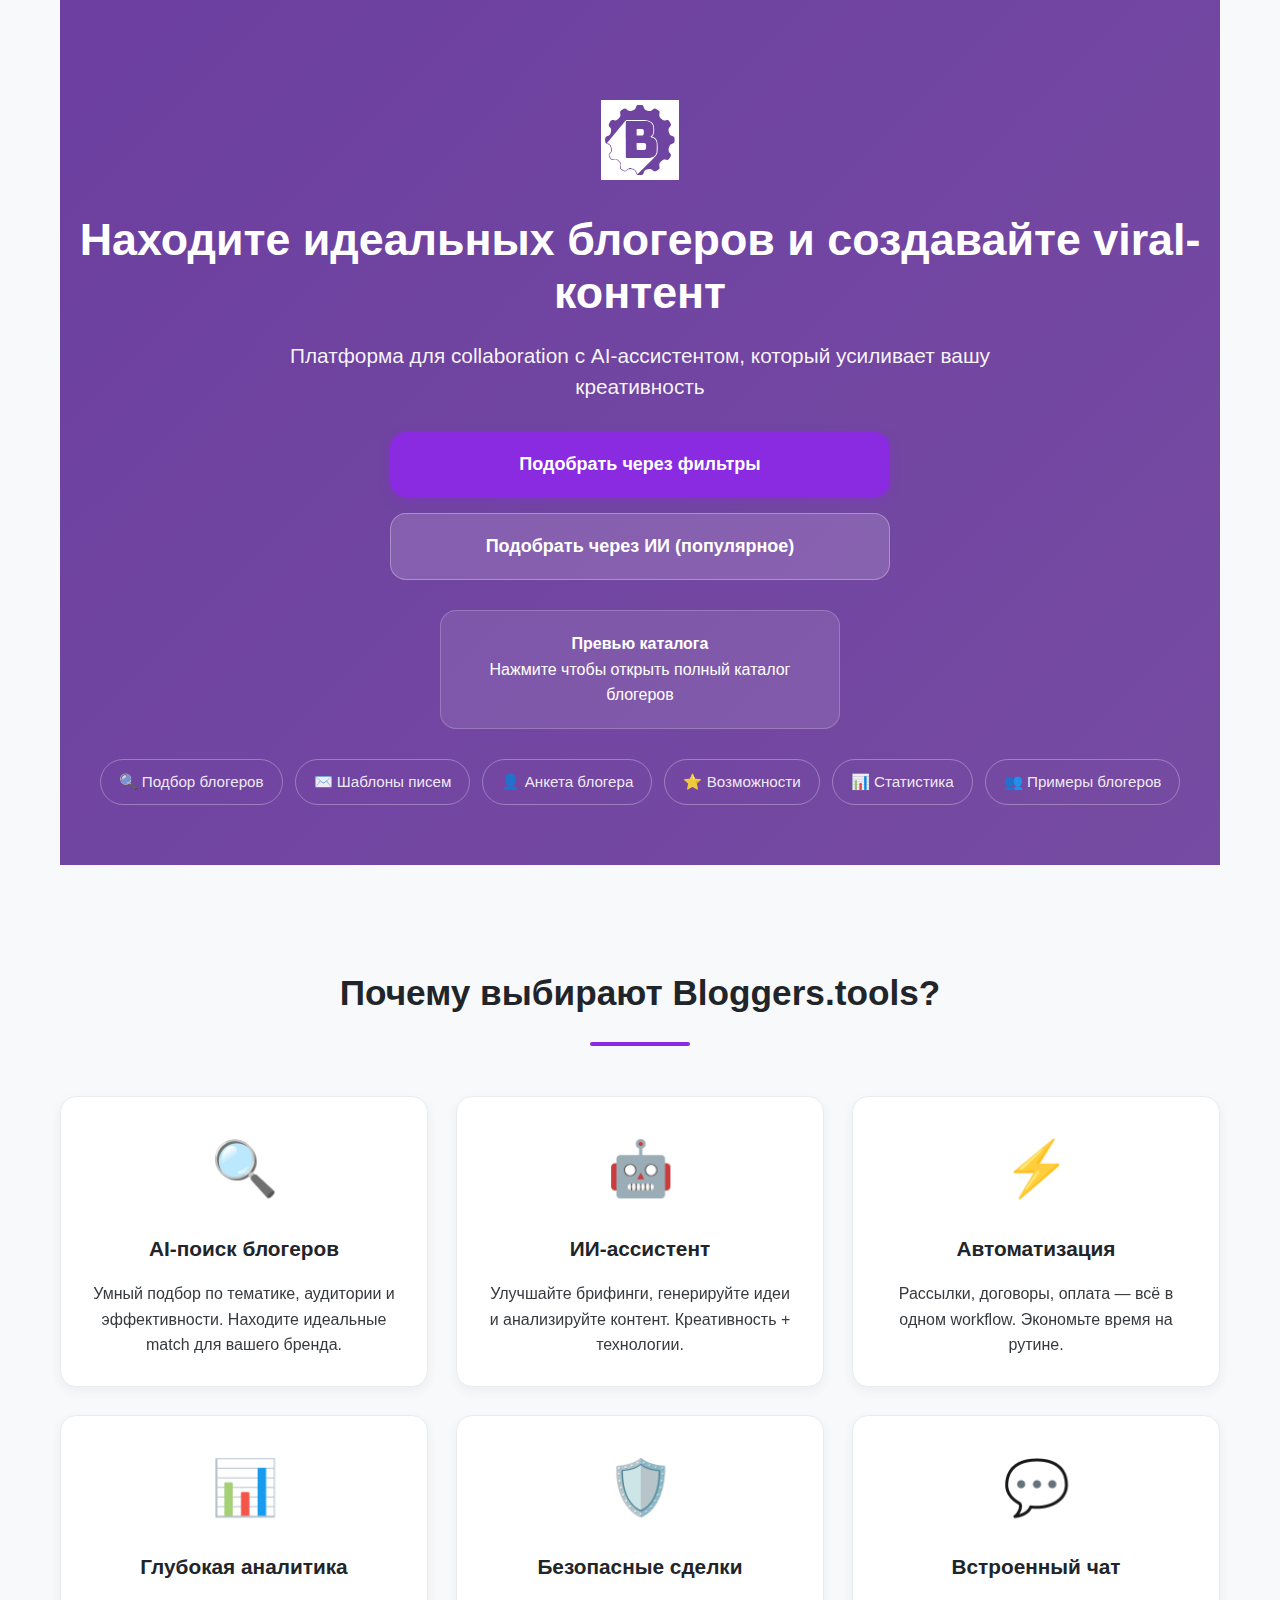
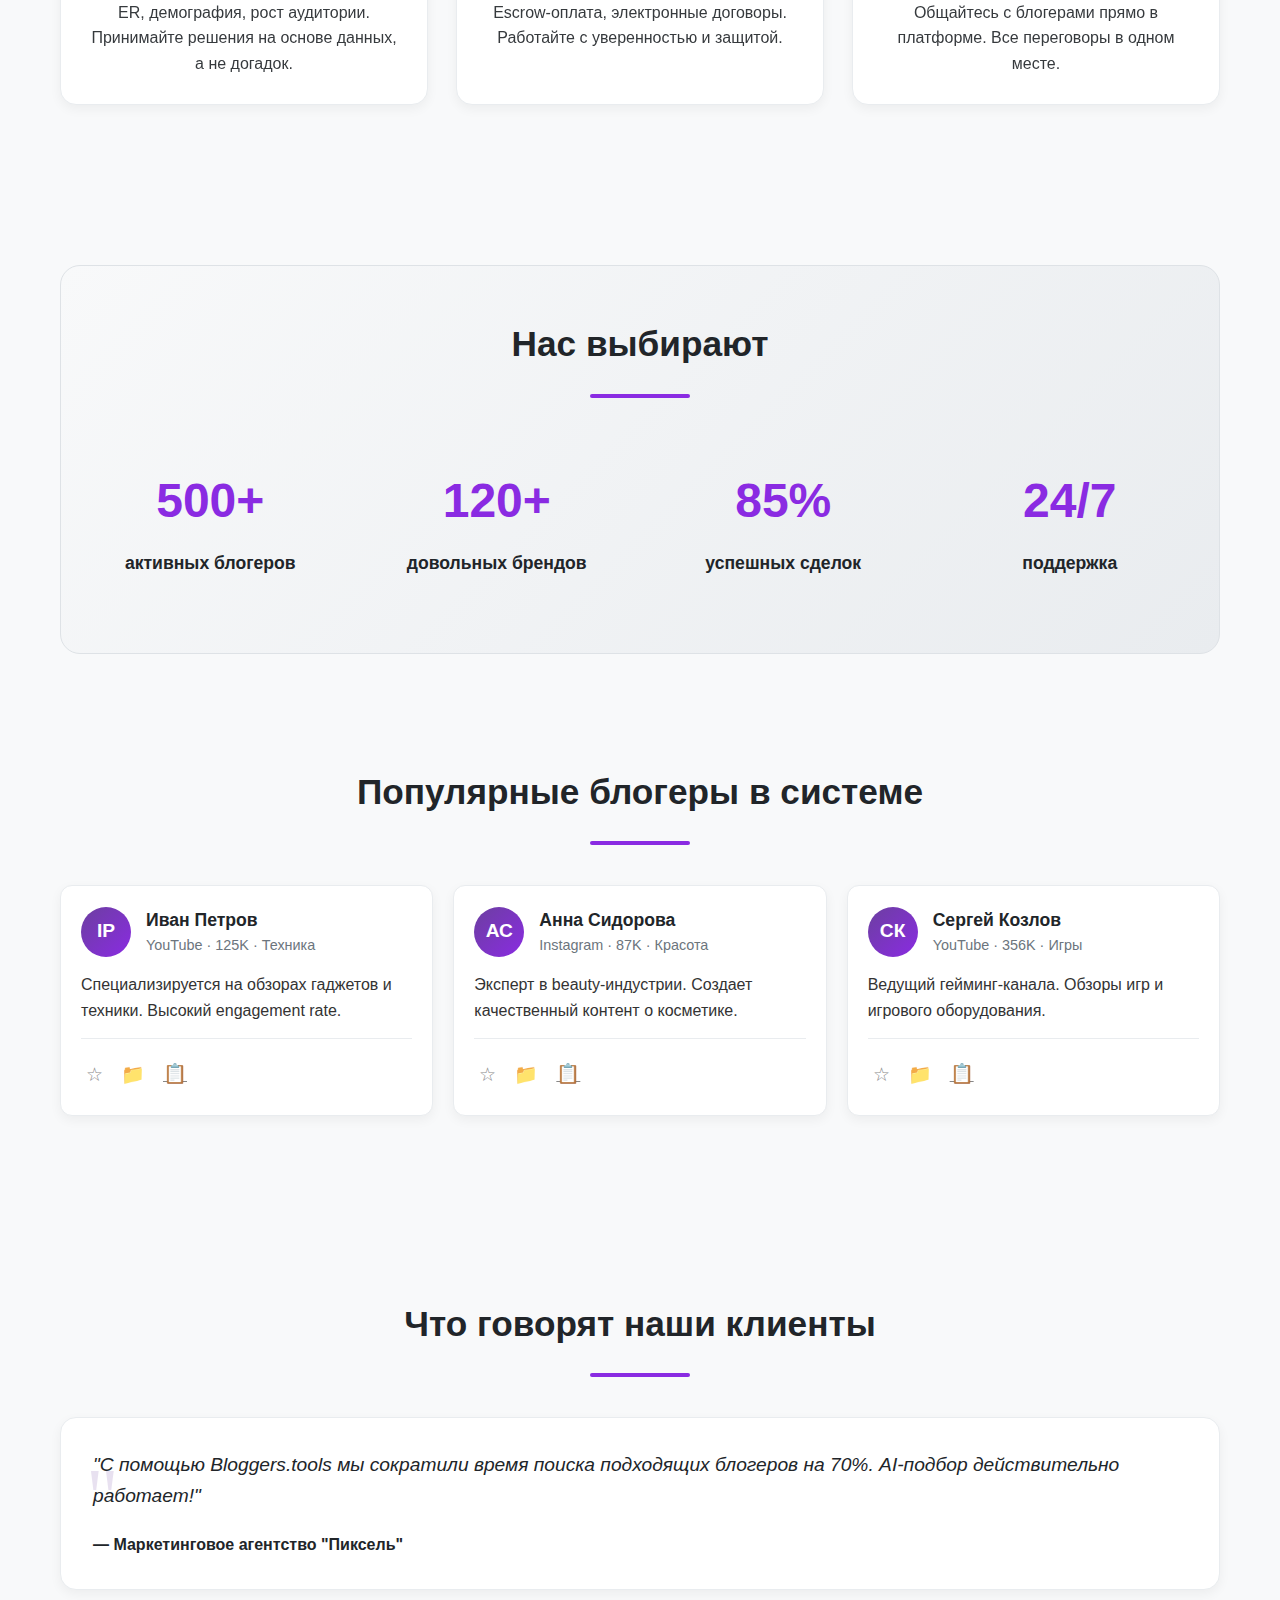
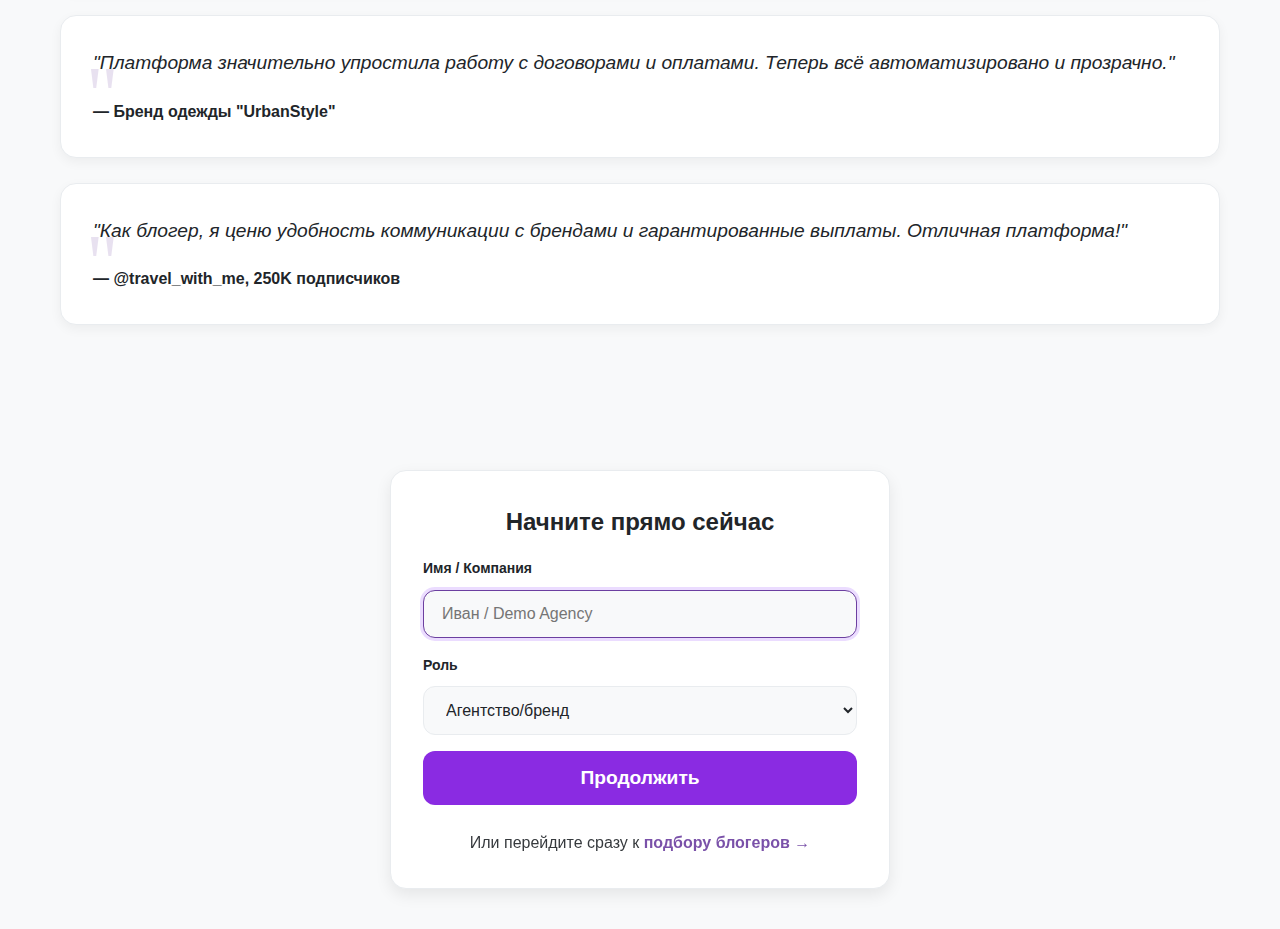
<file: index.html>
<!DOCTYPE html>
<html lang="ru">
<head>
    <meta charset="UTF-8">
    <meta name="viewport" content="width=device-width, initial-scale=1.0">
    <title>Bloggers.tools — Платформа для collaboration брендов и блогеров</title>
    <style>
        /* Базовые сбросы стилей */
        * {
            margin: 0;
            padding: 0;
            box-sizing: border-box;
        }
        
        :root {
            --primary: #8A2BE2;
            --primary-hover: #7329c5;
            --primary-ink: #fff;
            --accent: #6c3fa0;
            --surface: #fff;
            --surface-2: #f8f9fa;
            --surface-border: #e9ecef;
            --text-on-surface: #212529;
            --text-muted: #6c757d;
            --border: #dee2e6;
            --shadow-2: 0 4px 12px rgba(0,0,0,0.05);
            --shadow-3: 0 6px 16px rgba(0,0,0,0.08);
            --shadow-4: 0 10px 25px rgba(0,0,0,0.12);
        }
        
        body {
            font-family: 'Inter', -apple-system, BlinkMacSystemFont, 'Segoe UI', Roboto, sans-serif;
            line-height: 1.6;
            color: #333;
            background-color: #f8f9fa;
            scroll-behavior: smooth;
        }
        
        .container {
            max-width: 1200px;
            margin: 0 auto;
            padding: 0 20px;
        }
        
        /* Герой секция */
        .hero {
            text-align: center;
            padding: 100px 0 60px;
            background: linear-gradient(135deg, var(--accent) 0%, #764ba2 100%);
            color: white;
            margin-bottom: 40px;
        }
        
        .hero .logo {
            height: 80px;
            margin-bottom: 25px;
            filter: brightness(0) invert(1);
        }
        
        .hero h1 {
            font-size: 2.8rem;
            line-height: 1.2;
            margin-bottom: 20px;
            font-weight: 800;
        }
        
        .hero .lead {
            color: rgba(255, 255, 255, 0.95);
            margin-top: 15px;
            font-size: 1.3em;
            max-width: 700px;
            margin-left: auto;
            margin-right: auto;
            line-height: 1.5;
            font-weight: 400;
        }
        
        .hero-cta {
            display: flex;
            flex-direction: column;
            gap: 16px;
            margin: 30px auto;
            max-width: 500px;
        }
        
        .btn-hero-primary {
            display: flex;
            align-items: center;
            justify-content: center;
            background: var(--primary);
            color: var(--primary-ink);
            border-radius: 16px;
            padding: 18px 20px;
            font-size: 18px;
            font-weight: 700;
            text-decoration: none;
            transition: all 0.3s ease;
            box-shadow: 0 4px 12px rgba(138, 43, 226, 0.3);
        }
        
        .btn-hero-primary:hover {
            background: var(--primary-hover);
            transform: translateY(-2px);
            box-shadow: 0 6px 16px rgba(138, 43, 226, 0.4);
        }
        
        .btn-hero-secondary {
            display: flex;
            align-items: center;
            justify-content: center;
            background: rgba(255, 255, 255, 0.15);
            color: white;
            border: 1px solid rgba(255, 255, 255, 0.3);
            border-radius: 16px;
            padding: 18px 20px;
            font-size: 18px;
            font-weight: 700;
            text-decoration: none;
            transition: all 0.3s ease;
        }
        
        .btn-hero-secondary:hover {
            background: rgba(255, 255, 255, 0.25);
            border-color: rgba(255, 255, 255, 0.6);
            transform: translateY(-2px);
        }
        
        .hero-preview {
            background: rgba(255, 255, 255, 0.1);
            border: 1px solid rgba(255, 255, 255, 0.2);
            border-radius: 16px;
            padding: 20px;
            margin-top: 30px;
            max-width: 400px;
            margin-left: auto;
            margin-right: auto;
            cursor: pointer;
            transition: all 0.3s ease;
        }
        
        .hero-preview:hover {
            background: rgba(255, 255, 255, 0.15);
            transform: translateY(-2px);
        }
        
        .links {
            display: flex;
            gap: 12px;
            justify-content: center;
            flex-wrap: wrap;
            margin-top: 30px;
        }
        
        .links .link {
            color: rgba(255, 255, 255, 0.9);
            text-decoration: none;
            padding: 10px 18px;
            border: 1px solid rgba(255, 255, 255, 0.3);
            border-radius: 25px;
            transition: all 0.3s ease;
            font-size: 0.95em;
            display: flex;
            align-items: center;
            gap: 6px;
        }
        
        .links .link:hover {
            background: rgba(255, 255, 255, 0.15);
            border-color: rgba(255, 255, 255, 0.6);
            transform: translateY(-2px);
        }
        
        /* Секции */
        section {
            padding: 60px 0;
        }
        
        h2.section-title {
            text-align: center;
            position: relative;
            padding-bottom: 25px;
            margin-bottom: 40px;
            font-size: 2.2rem;
            color: var(--text-on-surface);
            font-weight: 800;
        }
        
        h2.section-title::after {
            content: '';
            position: absolute;
            bottom: 0;
            left: 50%;
            transform: translateX(-50%);
            width: 100px;
            height: 4px;
            background: var(--primary);
            border-radius: 2px;
        }
        
        /* Карточки возможностей */
        .features-grid {
            display: grid;
            grid-template-columns: repeat(auto-fit, minmax(300px, 1fr));
            gap: 28px;
            margin: 50px 0;
        }
        
        .feature-card {
            background: var(--surface);
            padding: 28px;
            border-radius: 16px;
            border: 1px solid var(--surface-border);
            box-shadow: var(--shadow-2);
            transition: all 0.3s ease;
            text-align: center;
        }
        
        .feature-card:hover {
            transform: translateY(-5px);
            box-shadow: var(--shadow-4);
            border-color: var(--accent);
        }
        
        .feature-icon {
            font-size: 54px;
            margin-bottom: 20px;
            display: block;
            opacity: 0.9;
        }
        
        .feature-card h3 {
            color: var(--text-on-surface);
            margin: 0 0 16px 0;
            font-size: 1.3em;
            font-weight: 700;
        }
        
        .feature-card p {
            color: var(--text-on-surface);
            opacity: 0.9;
            line-height: 1.6;
            margin: 0;
        }
        
        /* Статистика */
        .stats-section {
            background: linear-gradient(135deg, #f8f9fa 0%, #e9ecef 100%);
            padding: 50px 0;
            margin: 50px 0;
            border-radius: 20px;
            border: 1px solid var(--border);
        }
        
        .stats-grid {
            display: grid;
            grid-template-columns: repeat(auto-fit, minmax(220px, 1fr));
            gap: 28px;
            text-align: center;
        }
        
        .stat-item {
            padding: 25px;
        }
        
        .stat-number {
            font-size: 3em;
            font-weight: bold;
            color: var(--primary);
            margin-bottom: 10px;
        }
        
        .stat-label {
            color: var(--text-on-surface);
            font-weight: 600;
            font-size: 1.1em;
        }
        
        /* Карточки блогеров */
        .bloggers-showcase {
            margin: 50px 0;
        }
        
        .showcase-grid {
            display: grid;
            grid-template-columns: repeat(auto-fit, minmax(280px, 1fr));
            gap: 20px;
            margin-top: 30px;
        }
        
        .blogger-demo-card {
            background: var(--surface);
            padding: 20px;
            border-radius: 12px;
            border: 1px solid var(--surface-border);
            transition: all 0.3s ease;
            box-shadow: var(--shadow-2);
        }
        
        .blogger-demo-card:hover {
            transform: translateY(-3px);
            box-shadow: var(--shadow-3);
        }
        
        .blogger-demo-header {
            display: flex;
            align-items: center;
            gap: 15px;
            margin-bottom: 15px;
        }
        
        .blogger-demo-avatar {
            width: 50px;
            height: 50px;
            border-radius: 50%;
            background: linear-gradient(135deg, var(--accent) 0%, var(--primary) 100%);
            display: flex;
            align-items: center;
            justify-content: center;
            color: white;
            font-weight: bold;
            font-size: 1.2em;
        }
        
        .blogger-demo-info h4 {
            margin: 0;
            color: var(--text-on-surface);
            font-size: 1.1em;
        }
        
        .blogger-demo-stats {
            color: var(--text-muted);
            font-size: 0.9em;
        }
        
        .blogger-demo-actions {
            display: flex;
            gap: 8px;
            margin-top: 15px;
            padding-top: 15px;
            border-top: 1px solid var(--surface-border);
        }
        
        /* Стили для иконок действий */
        .btn-icon {
            background: none;
            border: none;
            cursor: pointer;
            font-size: 1.2em;
            padding: 5px;
            border-radius: 4px;
            transition: all 0.2s ease;
            color: #888;
        }
        
        .toggle-favorite.active {
            color: var(--primary);
        }
        
        .btn-icon:hover {
            color: var(--primary);
            background-color: rgba(138, 43, 226, 0.1);
        }
        
        /* Отзывы */
        .testimonials {
            margin: 60px 0;
        }
        
        .testimonial-card {
            background: var(--surface);
            padding: 32px;
            border-radius: 16px;
            border: 1px solid var(--surface-border);
            margin: 25px 0;
            position: relative;
            box-shadow: var(--shadow-2);
        }
        
        .testimonial-card::before {
            content: '"';
            font-size: 5em;
            color: var(--accent);
            opacity: 0.15;
            position: absolute;
            top: 15px;
            left: 25px;
            font-family: serif;
        }
        
        .testimonial-card p {
            color: var(--text-on-surface);
            font-size: 1.2em;
            line-height: 1.6;
            margin: 0 0 20px 0;
            font-style: italic;
            position: relative;
            z-index: 1;
        }
        
        .testimonial-card div {
            font-weight: bold;
            color: var(--text-on-surface);
            margin-top: 20px;
        }
        
        /* Форма входа */
        .login-card {
            max-width: 500px;
            margin: 40px auto;
            transition: transform 0.3s ease;
            background: var(--surface);
            padding: 32px;
            border-radius: 16px;
            border: 1px solid var(--surface-border);
            box-shadow: var(--shadow-3);
        }
        
        .login-card:hover {
            transform: translateY(-5px);
        }
        
        .field {
            display: flex;
            flex-direction: column;
            gap: 10px;
            margin: 16px 0;
        }
        
        .field label {
            color: var(--text-on-surface);
            font-weight: 600;
            font-size: 14px;
        }
        
        .field input, .field select {
            padding: 14px 18px;
            border: 1px solid var(--surface-border);
            border-radius: 12px;
            background: var(--surface-2);
            color: var(--text-on-surface);
            font-size: 16px;
            transition: border-color 0.3s ease;
        }
        
        .field input:focus, .field select:focus {
            border-color: var(--accent);
            outline: none;
            box-shadow: 0 0 0 3px rgba(155, 81, 255, 0.2);
        }
        
        .btn-large {
            padding: 16px 32px;
            font-size: 1.2em;
            font-weight: 700;
            border-radius: 12px;
            background: var(--primary);
            color: white;
            border: none;
            cursor: pointer;
            transition: all 0.3s ease;
            width: 100%;
        }
        
        .btn-large:hover {
            background: var(--primary-hover);
            transform: translateY(-2px);
        }
        
        /* Анимации */
        .fade-in {
            opacity: 0;
            transform: translateY(40px);
            transition: opacity 0.8s ease, transform 0.8s ease;
        }
        
        .visible {
            opacity: 1;
            transform: translateY(0);
        }
        
        /* Адаптивность */
        @media (max-width: 768px) {
            .hero {
                padding: 80px 0 40px;
            }
            
            .hero h1 {
                font-size: 2rem;
            }
            
            .hero .lead {
                font-size: 1.1em;
            }
            
            .links {
                flex-direction: column;
                align-items: center;
            }
            
            .links .link {
                width: 100%;
                text-align: center;
                max-width: 250px;
            }
            
            .features-grid {
                grid-template-columns: 1fr;
            }
            
            .stats-grid {
                grid-template-columns: repeat(2, 1fr);
            }
            
            h2.section-title {
                font-size: 1.8rem;
            }
        }
        
        @media (max-width: 480px) {
            .hero {
                padding: 60px 0 30px;
            }
            
            .hero .logo {
                height: 60px;
            }
            
            .hero h1 {
                font-size: 1.8rem;
            }
            
            .btn-hero-primary,
            .btn-hero-secondary {
                padding: 14px 16px;
                font-size: 16px;
            }
            
            .stats-grid {
                grid-template-columns: 1fr;
            }
            
            .testimonial-card {
                padding: 20px;
            }
            
            .testimonial-card p {
                font-size: 1em;
            }
        }
    </style>
</head>
<body>
    <main class="container">
        <!-- Hero -->
        <section class="hero">
            <img src="images/logo.svg" alt="Логотип Bloggers.tools" class="logo" />
            <h1>Находите идеальных блогеров и создавайте viral-контент</h1>
            <p class="lead">Платформа для collaboration с AI-ассистентом, который усиливает вашу креативность</p>

            <!-- Блок с двумя кнопками подбора -->
            <div class="hero-cta">
                <a class="btn-hero-primary" href="/agency.html">Подобрать через фильтры</a>
                <a class="btn-hero-secondary" href="/ai-pick.html">Подобрать через ИИ (популярное)</a>
            </div>
            
            <div class="hero-preview" onclick="location.href='/agency.html';" style="cursor: pointer;">
                <strong>Превью каталога</strong>
                <p>Нажмите чтобы открыть полный каталог блогеров</p>
            </div>

            <div class="links">
                <a class="link" href="deal/index.html#/1-pick">🔍 Подбор блогеров</a>
                <a class="link" href="emails.html">✉️ Шаблоны писем</a>
                <a class="link" href="creator.html?id=1">👤 Анкета блогера</a>
                <a class="link" href="#features">⭐ Возможности</a>
                <a class="link" href="#stats">📊 Статистика</a>
                <a class="link" href="#showcase">👥 Примеры блогеров</a>
            </div>
        </section>

        <!-- Ключевые возможности -->
        <section id="features" class="fade-in">
            <h2 class="section-title">Почему выбирают Bloggers.tools?</h2>

            <div class="features-grid">
                <div class="feature-card fade-in">
                    <span class="feature-icon">🔍</span>
                    <h3>AI-поиск блогеров</h3>
                    <p>Умный подбор по тематике, аудитории и эффективности. Находите идеальные match для вашего бренда.</p>
                </div>

                <div class="feature-card fade-in">
                    <span class="feature-icon">🤖</span>
                    <h3>ИИ-ассистент</h3>
                    <p>Улучшайте брифинги, генерируйте идеи и анализируйте контент. Креативность + технологии.</p>
                </div>

                <div class="feature-card fade-in">
                    <span class="feature-icon">⚡</span>
                    <h3>Автоматизация</h3>
                    <p>Рассылки, договоры, оплата — всё в одном workflow. Экономьте время на рутине.</p>
                </div>

                <div class="feature-card fade-in">
                    <span class="feature-icon">📊</span>
                    <h3>Глубокая аналитика</h3>
                    <p>ER, демография, рост аудитории. Принимайте решения на основе данных, а не догадок.</p>
                </div>

                <div class="feature-card fade-in">
                    <span class="feature-icon">🛡️</span>
                    <h3>Безопасные сделки</h3>
                    <p>Escrow-оплата, электронные договоры. Работайте с уверенностью и защитой.</p>
                </div>

                <div class="feature-card fade-in">
                    <span class="feature-icon">💬</span>
                    <h3>Встроенный чат</h3>
                    <p>Общайтесь с блогерами прямо в платформе. Все переговоры в одном месте.</p>
                </div>
            </div>
        </section>

        <!-- Статистика -->
        <section id="stats" class="stats-section fade-in">
            <div class="container">
                <h2 class="section-title">Нас выбирают</h2>
                <div class="stats-grid">
                    <div class="stat-item">
                        <div class="stat-number">500+</div>
                        <div class="stat-label">активных блогеров</div>
                    </div>
                    <div class="stat-item">
                        <div class="stat-number">120+</div>
                        <div class="stat-label">довольных брендов</div>
                    </div>
                    <div class="stat-item">
                        <div class="stat-number">85%</div>
                        <div class="stat-label">успешных сделок</div>
                    </div>
                    <div class="stat-item">
                        <div class="stat-number">24/7</div>
                        <div class="stat-label">поддержка</div>
                    </div>
                </div>
            </div>
        </section>

        <!-- Демо блогеров с системой папок -->
        <section id="showcase" class="bloggers-showcase fade-in">
            <h2 class="section-title">Популярные блогеры в системе</h2>
            <div class="showcase-grid">
                <div class="blogger-demo-card">
                    <div class="blogger-demo-header">
                        <div class="blogger-demo-avatar">IP</div>
                        <div class="blogger-demo-info">
                            <h4>Иван Петров</h4>
                            <div class="blogger-demo-stats">YouTube · 125K · Техника</div>
                        </div>
                    </div>
                    <p>Специализируется на обзорах гаджетов и техники. Высокий engagement rate.</p>
                    <div class="blogger-demo-actions">
                        <button class="btn-icon toggle-favorite" data-blogger-id="1" title="В избранное">☆</button>
                        <button class="btn-icon add-to-folder-btn" data-blogger-id="1" title="Добавить в папку">📁</button>
                        <a href="creator.html?id=1" class="btn-icon" title="Открыть анкету">📋</a>
                    </div>
                </div>

                <div class="blogger-demo-card">
                    <div class="blogger-demo-header">
                        <div class="blogger-demo-avatar">АС</div>
                        <div class="blogger-demo-info">
                            <h4>Анна Сидорова</h4>
                            <div class="blogger-demo-stats">Instagram · 87K · Красота</div>
                        </div>
                    </div>
                    <p>Эксперт в beauty-индустрии. Создает качественный контент о косметике.</p>
                    <div class="blogger-demo-actions">
                        <button class="btn-icon toggle-favorite" data-blogger-id="2" title="В избранное">☆</button>
                        <button class="btn-icon add-to-folder-btn" data-blogger-id="2" title="Добавить в папку">📁</button>
                        <a href="creator.html?id=2" class="btn-icon" title="Открыть анкету">📋</a>
                    </div>
                </div>

                <div class="blogger-demo-card">
                    <div class="blogger-demo-header">
                        <div class="blogger-demo-avatar">СК</div>
                        <div class="blogger-demo-info">
                            <h4>Сергей Козлов</h4>
                            <div class="blogger-demo-stats">YouTube · 356K · Игры</div>
                        </div>
                    </div>
                    <p>Ведущий гейминг-канала. Обзоры игр и игрового оборудования.</p>
                    <div class="blogger-demo-actions">
                        <button class="btn-icon toggle-favorite" data-blogger-id="3" title="В избранное">☆</button>
                        <button class="btn-icon add-to-folder-btn" data-blogger-id="3" title="Добавить в папку">📁</button>
                        <a href="creator.html?id=3" class="btn-icon" title="Открыть анкету">📋</a>
                    </div>
                </div>
            </div>
        </section>

        <!-- Отзывы -->
        <section class="testimonials fade-in">
            <h2 class="section-title">Что говорят наши клиенты</h2>
            <div class="testimonial-card">
                <p>"С помощью Bloggers.tools мы сократили время поиска подходящих блогеров на 70%. AI-подбор действительно работает!"</p>
                <div>— Маркетинговое агентство "Пиксель"</div>
            </div>
            <div class="testimonial-card">
                <p>"Платформа значительно упростила работу с договорами и оплатами. Теперь всё автоматизировано и прозрачно."</p>
                <div>— Бренд одежды "UrbanStyle"</div>
            </div>
            <div class="testimonial-card">
                <p>"Как блогер, я ценю удобность коммуникации с брендами и гарантированные выплаты. Отличная платформа!"</p>
                <div>— @travel_with_me, 250K подписчиков</div>
            </div>
        </section>

        <!-- Форма входа -->
        <section class="login-card fade-in">
            <h2 style="text-align: center; color: var(--text-on-surface);">Начните прямо сейчас</h2>
            <div class="field">
                <label for="loginName">Имя / Компания</label>
                <input id="loginName" type="text" placeholder="Иван / Demo Agency" />
            </div>
            <div class="field">
                <label for="loginRole">Роль</label>
                <select id="loginRole">
                    <option value="agency">Агентство/бренд</option>
                    <option value="blogger">Блогер</option>
                </select>
            </div>
            <button id="loginBtn" class="btn-large" type="button">Продолжить</button>

            <div style="text-align: center; margin-top: 25px;">
                <p style="color: var(--text-on-surface); opacity: 0.9;">Или перейдите сразу к <a href="deal/index.html#/1-pick" style="color: var(--accent); text-decoration: none; font-weight: 600;">подбору блогеров →</a></p>
            </div>
        </section>
    </main>

    <script>
        (function(){
            // Предотвращаем автоматическую прокрутку при загрузке
            if (location.hash) {
                setTimeout(function() {
                    window.scrollTo(0, 0);
                }, 1);
            }

            // Логика входа
            const loginBtn = document.getElementById('loginBtn');
            if (loginBtn) {
                loginBtn.addEventListener('click', () => {
                    const name = (document.getElementById('loginName').value || 'Demo').trim();
                    const role = document.getElementById('loginRole').value;
                    if (role === 'agency') {
                        localStorage.setItem('userName', name);
                        localStorage.setItem('userRole', 'agency');
                    } else {
                        localStorage.setItem('bloggerName', name);
                        localStorage.setItem('userRole', 'blogger');
                    }
                    loginBtn.textContent = 'Переходим...';
                    loginBtn.disabled = true;
                    setTimeout(() => {
                        location.href = role === 'agency' ? 'agency.html' : 'blogger.html';
                    }, 800);
                });
            }

            // Анимация появления
            function animateOnScroll() {
                document.querySelectorAll('.fade-in').forEach(el => {
                    const r = el.getBoundingClientRect();
                    if (r.top < window.innerHeight - 100) el.classList.add('visible');
                });
            }
            
            // Используем DOMContentLoaded для инициализации
            document.addEventListener("DOMContentLoaded", function() {
                // Прокручиваем наверх при загрузке
                window.scrollTo(0, 0);
                
                window.addEventListener('scroll', animateOnScroll);
                animateOnScroll();

                // Быстрый доступ
                document.addEventListener('keydown', e => {
                    if (e.key === 'Enter' && document.getElementById('loginName') === document.activeElement) {
                        document.getElementById('loginBtn').click();
                    }
                });

                // Автофокус
                const ln = document.getElementById('loginName');
                if (ln) setTimeout(() => ln.focus(), 500);

                // Логика для кнопок избранного
                document.querySelectorAll('.toggle-favorite').forEach(btn => {
                    btn.addEventListener('click', function(e) {
                        e.preventDefault();
                        this.classList.toggle('active');
                        const bloggerId = this.getAttribute('data-blogger-id');
                        const isActive = this.classList.contains('active');
                        
                        // Сохраняем состояние в localStorage
                        const favorites = JSON.parse(localStorage.getItem('favoriteBloggers') || '{}');
                        favorites[bloggerId] = isActive;
                        localStorage.setItem('favoriteBloggers', JSON.stringify(favorites));
                        
                        this.title = isActive ? 'Удалить из избранного' : 'В избранное';
                    });
                });
                
                // Восстанавливаем состояние избранного
                const favorites = JSON.parse(localStorage.getItem('favoriteBloggers') || '{}');
                Object.keys(favorites).forEach(bloggerId => {
                    if (favorites[bloggerId]) {
                        const btn = document.querySelector(`.toggle-favorite[data-blogger-id="${bloggerId}"]`);
                        if (btn) {
                            btn.classList.add('active');
                            btn.title = 'Удалить из избранного';
                        }
                    }
                });
            });
        })();
    </script>
</body>
</html>
</file>
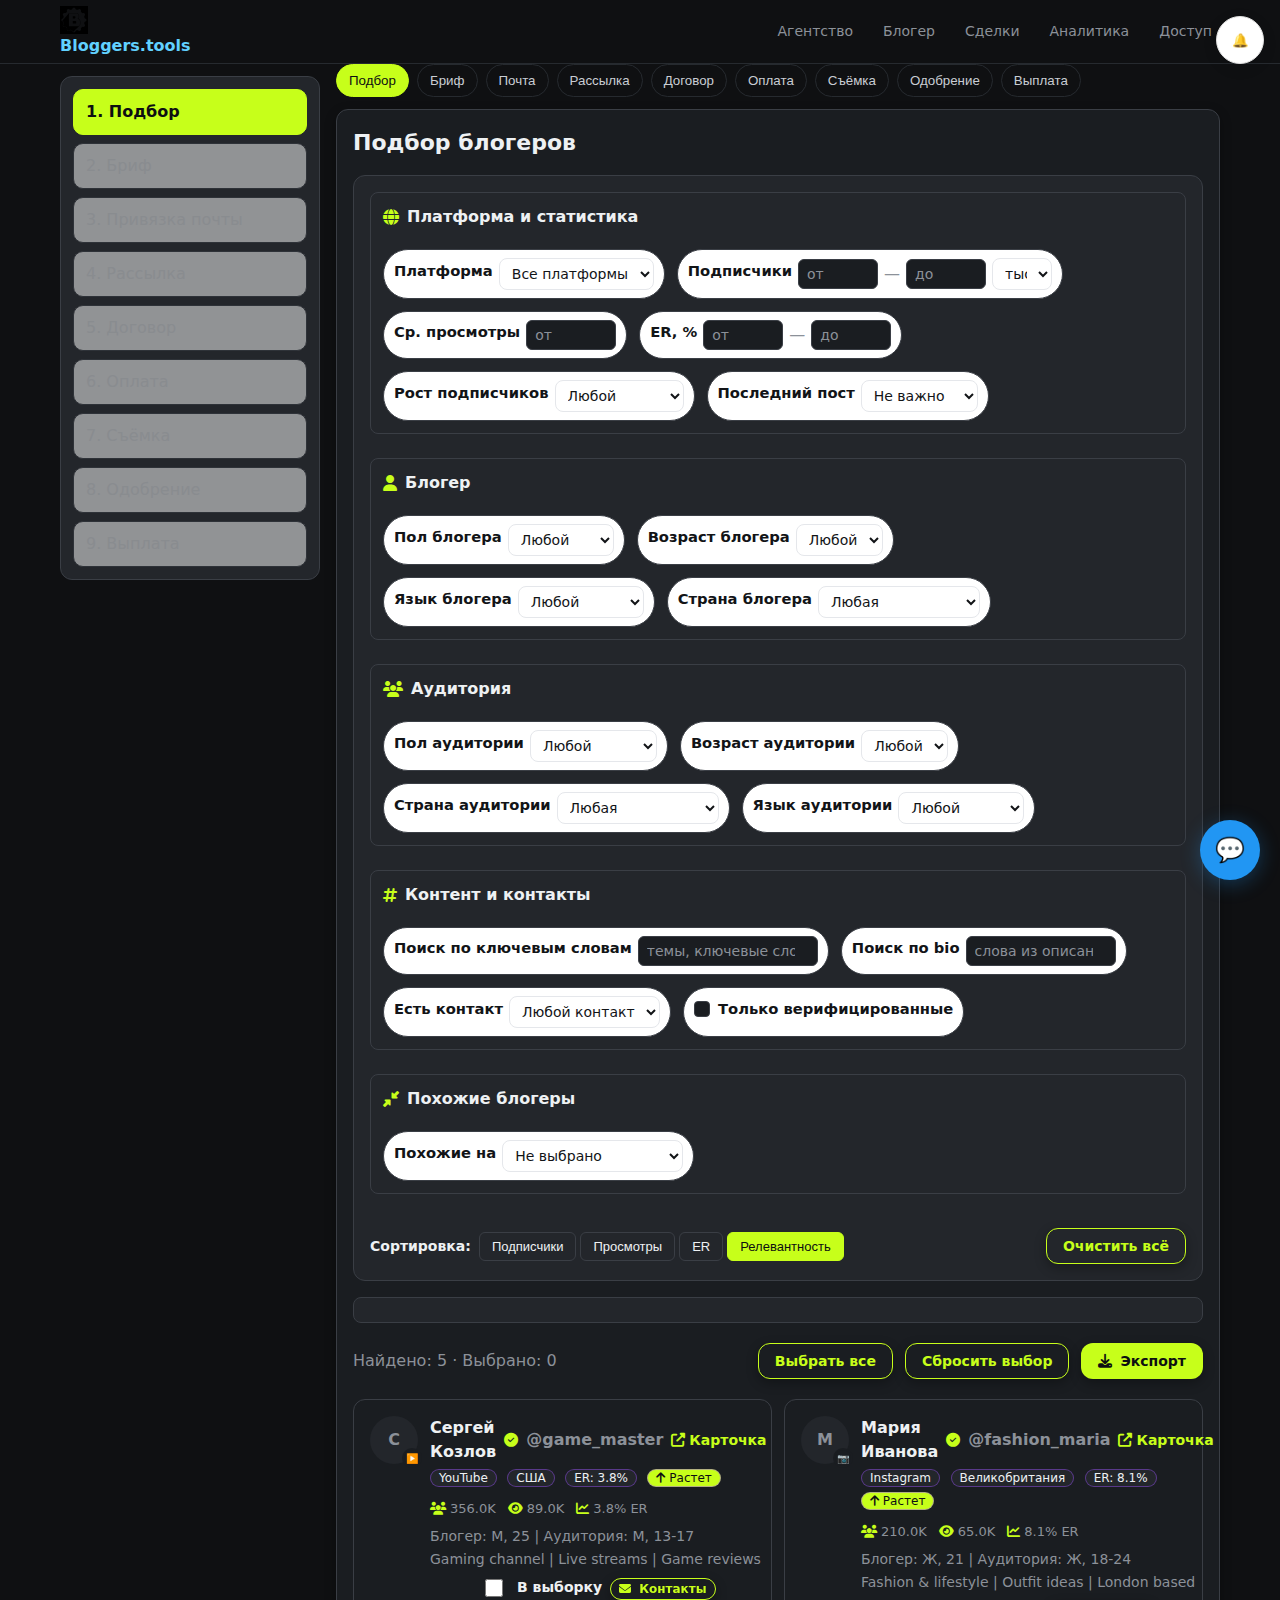
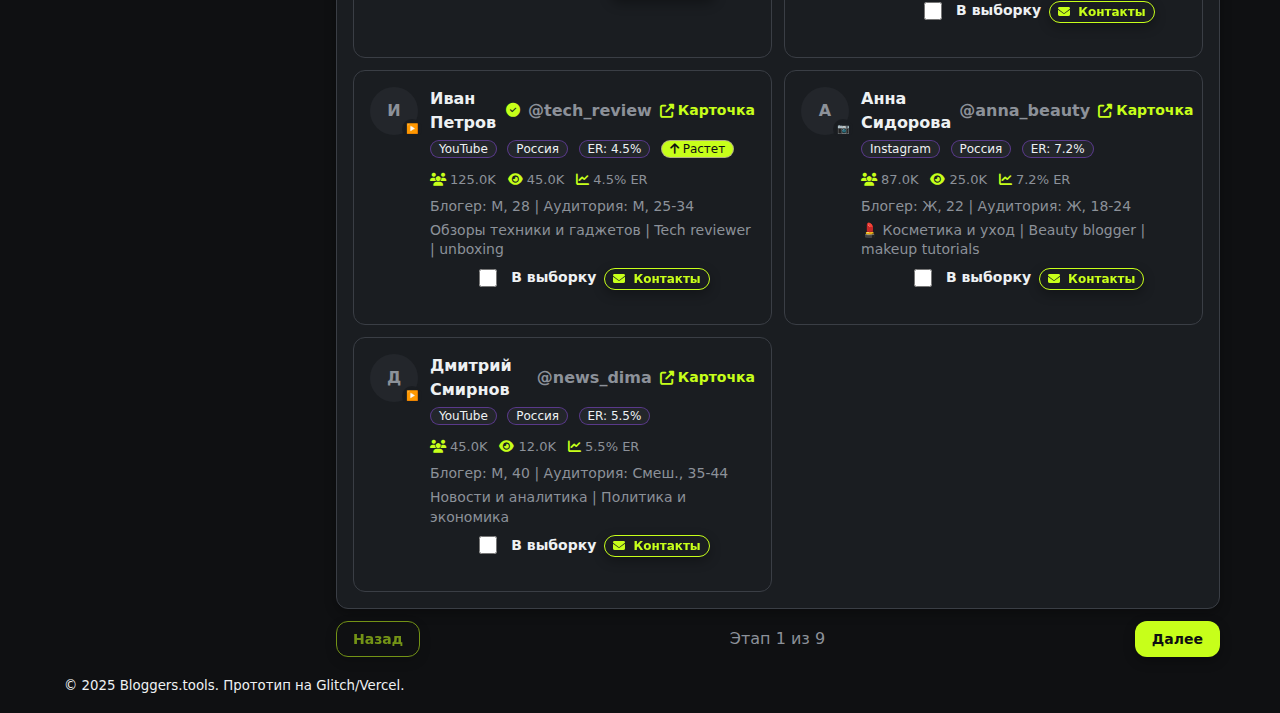
<file: deal/index.html>
<!doctype html>
<html lang="ru">
<head>
  <meta charset="utf-8" />
  <meta name="viewport" content="width=device-width,initial-scale=1" />
  <title>Сделка — Bloggers.tools</title>

  <!-- Стили -->
  <link rel="stylesheet" href="../css/base.css?v=20250901" />
  <link rel="stylesheet" href="../css/layout.css?v=20250901" />
  <link rel="stylesheet" href="../css/deal.css?v=20250901" />
  <!-- Иконки как в agency.html -->
  <link rel="stylesheet" href="https://cdnjs.cloudflare.com/ajax/libs/font-awesome/6.4.0/css/all.min.css" />

  <!-- Стили карточек/фильтров: идентичны agency.html -->
  <style>
    .filterbar {
      display: flex;
      flex-wrap: wrap;
      gap: 12px;
      margin: 16px 0;
      padding: 16px;
      background: var(--surface-2);
      border-radius: 12px;
      border: 1px solid var(--surface-border);
      align-items: flex-start;
    }

    .filter-group {
      display: flex;
      flex-wrap: wrap;
      gap: 12px;
      padding: 12px;
      background: var(--surface-2);
      border-radius: 8px;
      border: 1px solid var(--surface-border);
      margin-bottom: 12px;
      width: 100%;
    }
    .filter-group-title {
      width: 100%;
      margin: 0 0 8px 0;
      font-weight: 600;
      color: var(--text);
      font-size: 16px;
      display: flex;
      align-items: center;
      gap: 8px;
    }
    .filter-group-title i { color: var(--primary); }

    .chip {
      display: flex;
      align-items: center;
      gap: 8px;
      padding: 8px 12px;
      background: var(--surface-2);
      border: 1px solid var(--surface-border);
      border-radius: 20px;
    }
    .chip label {
      font-weight: 600;
      font-size: 14px;
      color: var(--text);
      white-space: nowrap;
      display: flex;
      align-items: center;
      gap: 8px;
    }

    /* инпуты/селекты, кроме чекбокса */
    .chip input[type="text"],
    .chip input[type="number"],
    .chip input[type="search"],
    .chip select {
      border: 1px solid var(--surface-border);
      border-radius: 6px;
      padding: 6px 8px;
      font-size: 14px;
      background: var(--surface);
      color: var(--text);
    }
    .chip input[type="text"]:focus,
    .chip input[type="number"]:focus,
    .chip input[type="search"]:focus,
    .chip select:focus {
      outline: none;
      border-color: var(--accent);
      box-shadow: var(--focus);
      background: var(--surface-3);
    }

    /* компактный чекбокс «Только верифицированные» — без большого ободка */
    .chip input[type="checkbox"]{
      appearance: none;
      width: 16px;
      height: 16px;
      border: 1px solid var(--surface-border);
      border-radius: 4px;
      background: var(--surface);
      display: inline-grid;
      place-items: center;
      padding: 0;
      margin: 0;
    }
    .chip input[type="checkbox"]:checked{
      background: var(--primary);
      border-color: var(--primary);
    }
    .chip input[type="checkbox"]:checked::after{
      content:"";
      width:9px;height:9px;
      mask: url('data:image/svg+xml;utf8,<svg xmlns="http://www.w3.org/2000/svg" width="12" height="12" viewBox="0 0 12 12"><path fill="black" d="M4.5 9.2 1.8 6.5l.9-.9 1.8 1.8 4-4 .9.9-4.9 4.9Z"/></svg>') no-repeat center/contain;
      background:#000;
      display:block;
    }

    .chips {
      display: flex;
      flex-wrap: wrap;
      gap: 8px;
      margin: 12px 0;
      padding: 12px;
      background: var(--surface-2);
      border-radius: 8px;
      border: 1px solid var(--surface-border);
    }
    .chip-filter {
      display: inline-flex;
      align-items: center;
      background: var(--surface-2);
      border: 1px solid var(--surface-border);
      padding: 6px 12px;
      border-radius: 16px;
      margin: 4px;
      font-size: 14px;
    }
    .chip-filter button {
      background: none;
      border: none;
      margin-left: 6px;
      cursor: pointer;
      color: var(--text-muted);
    }

    .cards-list { list-style: none; padding: 0; margin: 0; display: grid; gap: 12px; }
    .card-blogger {
      background: var(--surface);
      border: 1px solid var(--surface-border);
      border-radius: 12px;
      padding: 16px;
      display: grid;
      grid-template-columns: auto 1fr;
      gap: 12px;
      align-items: start;
      transition: var(--transition);
    }
    .card-blogger:hover { border-color: var(--primary); box-shadow: var(--shadow-1); }

    .card-blogger .avatar {
      width: 48px; height: 48px; border-radius: 50%;
      background: var(--surface-2);
      display: flex; align-items: center; justify-content: center;
      font-weight: bold; color: var(--text-muted); position: relative;
    }
    .platform-badge {
      position: absolute; bottom: -4px; right: -4px;
      width: 20px; height: 20px; border-radius: 50%;
      background: var(--surface); border: 2px solid var(--surface);
      display: flex; align-items: center; justify-content: center;
      font-size: 10px; color: var(--text);
    }
    .card-blogger .name {
      font-weight: 700; font-size: 16px; color: var(--text);
      margin-bottom: 4px; display: flex; align-items: center; gap: 8px;
    }
    .verification-badge { color: var(--primary); font-size: 14px; }
    .card-blogger .meta { color: var(--text-muted); font-size: 14px; margin-bottom: 4px; line-height: 1.4; }
    .card-blogger .badge {
      display: inline-block; padding: 2px 8px; background: var(--surface-2);
      color: var(--text); border-radius: 12px; font-size: 12px; font-weight: 500;
      margin-right: 6px; margin-bottom: 4px;
    }
    .badge.highlight { background: var(--primary); color: var(--primary-ink); }
    .card-blogger .stats { display: flex; gap: 12px; margin: 8px 0; flex-wrap: wrap; }
    .stat-item { display: flex; align-items: center; gap: 4px; font-size: 13px; color: var(--text-muted); }
    .stat-item i { color: var(--primary); }
    .select-radio { display: flex; align-items: center; gap: 6px; font-size: 14px; cursor: pointer; color: var(--text); }
    .card-blogger.selected { background-color: rgba(199, 255, 26, 0.08); border-color: var(--primary); }

    .row{display:flex;gap:12px;align-items:center;flex-wrap:wrap}
    .muted{color:var(--text-muted)}

    /* Сортировка (перенесена в самый низ, как в agency.html) */
    .sort-options {
      display: flex;
      gap: 8px;
      align-items: center;
      margin: 10px 0 0 0;
      width: 100%;
    }
    .sort-label { font-weight: 600; font-size: 14px; color: var(--text); }
    .sort-buttons { display: flex; gap: 4px; flex-wrap: wrap; }
    .sort-btn {
      padding: 6px 12px; background: var(--surface-2); border: 1px solid var(--surface-border);
      border-radius: 6px; font-size: 13px; cursor: pointer; transition: var(--transition); color: var(--text);
    }
    .sort-btn:hover { background: var(--surface-3); }
    .sort-btn.active { background: var(--primary); color: var(--primary-ink); border-color: var(--primary); }

    .blogger-card-link {
      color: var(--primary); text-decoration: none; font-size: 14px;
      display: inline-flex; align-items: center; gap: 4px; margin-left: auto;
    }
    .blogger-card-link:hover { text-decoration: underline; }

    .count { font-variant-numeric: tabular-nums; font-weight: 700; color: var(--primary); }

    /* выпадающее меню Контактов как в agency.html */
    .contacts-dropdown { position: relative; display: inline-block; }
    .contacts-dropdown-content{
      display:none; position:absolute; right:0; background:var(--surface); min-width:160px;
      box-shadow:var(--shadow-1); z-index:10; border-radius:8px; padding:12px; border:1px solid var(--surface-border);
    }
    .contacts-dropdown-content a{ color:var(--text); padding:8px 12px; text-decoration:none; display:block; border-radius:4px; font-size:14px;}
    .contacts-dropdown-content a:hover{ background:var(--surface-3); }
    .contacts-dropdown:hover .contacts-dropdown-content{ display:block; }
  </style>

  <!-- Скрипты (ВАЖЕН ПОРЯДОК) -->
  <script defer src="../js/include.js?v=6"></script>
  <script defer src="../js/notify.js?v=1"></script>
  <script defer src="../js/messenger.js?v=1"></script>
  <script defer src="../js/message-templates.js?v=1"></script>
  <script defer src="../js/ai-brief.js?v=1"></script>

  <!-- Инициализация шага «Подбор» со строго той же системой фильтров, что и в agency.html -->
  <script defer>
    // Этот init вызывается роутером на шаге 1
    window.initPickStep = function(){
      // Состояние (как в agency.html)
      const appState = {
        selectedBloggers: JSON.parse(localStorage.getItem('selectedBloggers')||'[]'),
        currentSort: 'relevance',
        // Моки (1:1 с agency.html)
        mockBloggers: [
          { 
            id: 1, name: "Иван Петров", username: "tech_review", platform: "YouTube", 
            followers: 125000, avg_views: 45000, er: 4.5, price: 2500,
            blogger_gender: "male", blogger_age: "28", blogger_country: "Россия", blogger_language: "Русский",
            audience_gender: "male", audience_age: "25-34", audience_country: "Россия", audience_language: "Русский",
            growth: "growing", last_post: "2023-10-20", has_email: true, has_phone: false, has_telegram: true, has_whatsapp: false,
            verified: true, bio: "Обзоры техники и гаджетов | Tech reviewer | unboxing"
          },
          { 
            id: 2, name: "Анна Сидорова", username: "anna_beauty", platform: "Instagram", 
            followers: 87000, avg_views: 25000, er: 7.2, price: 1800,
            blogger_gender: "female", blogger_age: "22", blogger_country: "Россия", blogger_language: "Русский",
            audience_gender: "female", audience_age: "18-24", audience_country: "Россия", audience_language: "Русский",
            growth: "stable", last_post: "2023-10-22", has_email: true, has_phone: true, has_telegram: false, has_whatsapp: true,
            verified: false, bio: "💄 Косметика и уход | Beauty blogger | makeup tutorials"
          },
          { 
            id: 3, name: "Сергей Козлов", username: "game_master", platform: "YouTube", 
            followers: 356000, avg_views: 89000, er: 3.8, price: 4200,
            blogger_gender: "male", blogger_age: "25", blogger_country: "США", blogger_language: "Английский",
            audience_gender: "male", audience_age: "13-17", audience_country: "США", audience_language: "Английский",
            growth: "growing", last_post: "2023-10-15", has_email: false, has_phone: false, has_telegram: true, has_whatsapp: false,
            verified: true, bio: "Gaming channel | Live streams | Game reviews"
          },
          { 
            id: 4, name: "Мария Иванова", username: "fashion_maria", platform: "Instagram", 
            followers: 210000, avg_views: 65000, er: 8.1, price: 1900,
            blogger_gender: "female", blogger_age: "21", blogger_country: "Великобритания", blogger_language: "Английский",
            audience_gender: "female", audience_age: "18-24", audience_country: "Великобритания", audience_language: "Английский",
            growth: "growing", last_post: "2023-10-23", has_email: true, has_phone: true, has_telegram: true, has_whatsapp: true,
            verified: true, bio: "Fashion & lifestyle | Outfit ideas | London based"
          },
          { 
            id: 5, name: "Дмитрий Смирнов", username: "news_dima", platform: "YouTube", 
            followers: 45000, avg_views: 12000, er: 5.5, price: 1200,
            blogger_gender: "male", blogger_age: "40", blogger_country: "Россия", blogger_language: "Русский",
            audience_gender: "mixed", audience_age: "35-44", audience_country: "Россия", audience_language: "Русский",
            growth: "stable", last_post: "2023-10-23", has_email: true, has_phone: false, has_telegram: false, has_whatsapp: false,
            verified: false, bio: "Новости и аналитика | Политика и экономика"
          }
        ]
      };

      const $ = (sel) => document.querySelector(sel);

      setupEventListeners();
      renderBloggersList();
      updateSelectionCount();
      updateActiveChips();

      function setupEventListeners() {
        // Фильтры
        const filterIds = [
          'fPlatform', 'followersMin', 'followersMax', 'fFollowersUnit',
          'fAvgViewsMin', 'fErMin', 'fErMax', 'fGrowth', 'fLastPost',
          'fBloggerGender', 'fBloggerAge', 'fBloggerLanguage', 'fBloggerCountry',
          'fAudienceGender', 'fAudienceAge', 'fAudienceCountry', 'fAudienceLanguage',
          'fKeywords', 'fBio', 'fContactType', 'fSimilarTo'
        ];
        filterIds.forEach(id => {
          const el = document.getElementById(id);
          if (!el) return;
          el.addEventListener('input', applyFilters);
          el.addEventListener('change', applyFilters);
        });

        // Чекбокс
        ['fVerifiedOnly'].forEach(id => {
          const el = document.getElementById(id);
          if (el) el.addEventListener('change', applyFilters);
        });

        // Кнопки управления
        document.getElementById('clearFilters')?.addEventListener('click', clearAllFilters);
        document.getElementById('selectAll')?.addEventListener('click', selectAllFiltered);
        document.getElementById('clearPicked')?.addEventListener('click', clearSelectedBloggers);
        document.getElementById('exportResults')?.addEventListener('click', exportToCSV);

        // Сортировка
        document.querySelectorAll('.sort-btn').forEach(btn => {
          btn.addEventListener('click', function() {
            document.querySelectorAll('.sort-btn').forEach(b => b.classList.remove('active'));
            this.classList.add('active');
            appState.currentSort = this.dataset.sort;
            applyFilters();
          });
        });
      }

      function applyFilters() {
        renderBloggersList();
        updateActiveChips();
        updateSelectionCount();
      }

      function clearAllFilters() {
        const inputs = document.querySelectorAll('#filtersForm input, #filtersForm select');
        inputs.forEach(input => {
          if (input.type === 'checkbox') input.checked = false;
          else input.value = '';
        });

        // сброс сортировки к «релевантности»
        document.querySelectorAll('.sort-btn').forEach(b => b.classList.remove('active'));
        const rel = document.querySelector('.sort-btn[data-sort="relevance"]');
        if (rel) rel.classList.add('active');
        appState.currentSort = 'relevance';

        applyFilters();
      }

      function updateActiveChips() {
        const chipsContainer = document.getElementById('activeChips');
        if (!chipsContainer) return;
        chipsContainer.innerHTML = '';

        const addChip = (text, clearFn) => {
          const chip = document.createElement('div');
          chip.className = 'chip-filter';
          chip.innerHTML = `${text} <button type="button">×</button>`;
          chip.querySelector('button').addEventListener('click', clearFn);
          chipsContainer.appendChild(chip);
        };

        const platform = $('#fPlatform')?.value;
        const growth = $('#fGrowth')?.value;
        const bloggerGender = $('#fBloggerGender')?.value;
        const contactType = $('#fContactType')?.value;
        const erMin = $('#fErMin')?.value;
        const erMax = $('#fErMax')?.value;
        const verified = $('#fVerifiedOnly')?.checked;

        if (platform) addChip(`Платформа: ${platform}`, () => { $('#fPlatform').value = ''; applyFilters(); });
        if (growth) addChip(`Рост: ${growth}`, () => { $('#fGrowth').value = ''; applyFilters(); });
        if (bloggerGender) addChip(`Пол: ${bloggerGender}`, () => { $('#fBloggerGender').value = ''; applyFilters(); });
        if (contactType) addChip(`Контакт: ${contactType}`, () => { $('#fContactType').value = ''; applyFilters(); });
        if (erMin) addChip(`ER от: ${erMin}%`, () => { $('#fErMin').value = ''; applyFilters(); });
        if (erMax) addChip(`ER до: ${erMax}%`, () => { $('#fErMax').value = ''; applyFilters(); });
        if (verified) addChip('Только верифицированные', () => { $('#fVerifiedOnly').checked = false; applyFilters(); });
      }

      function renderBloggersList() {
        const listContainer = document.getElementById('resultsList');
        if (!listContainer) return;
        listContainer.innerHTML = '';

        const filters = {
          platform: $('#fPlatform')?.value || '',
          followersMin: parseInt($('#followersMin')?.value) || 0,
          followersMax: parseInt($('#followersMax')?.value) || Infinity,
          followersUnit: $('#fFollowersUnit')?.value || 'k',
          avgViewsMin: parseInt($('#fAvgViewsMin')?.value) || 0,
          erMin: parseFloat($('#fErMin')?.value) || 0,
          erMax: parseFloat($('#fErMax')?.value) || Infinity,
          growth: $('#fGrowth')?.value || '',
          lastPost: $('#fLastPost')?.value || '',
          bloggerGender: $('#fBloggerGender')?.value || '',
          bloggerAge: $('#fBloggerAge')?.value || '',
          bloggerLanguage: $('#fBloggerLanguage')?.value || '',
          bloggerCountry: $('#fBloggerCountry')?.value || '',
          audienceGender: $('#fAudienceGender')?.value || '',
          audienceAge: $('#fAudienceAge')?.value || '',
          audienceCountry: $('#fAudienceCountry')?.value || '',
          audienceLanguage: $('#fAudienceLanguage')?.value || '',
          keywords: ($('#fKeywords')?.value || '').toLowerCase(),
          bio: ($('#fBio')?.value || '').toLowerCase(),
          contactType: $('#fContactType')?.value || '',
          verifiedOnly: $('#fVerifiedOnly')?.checked || false,
          similarTo: $('#fSimilarTo')?.value || ''
        };

        let filtered = appState.mockBloggers.filter(b => {
          if (filters.platform && b.platform !== filters.platform) return false;

          const followersValue = filters.followersUnit === 'm' ? b.followers / 1_000_000 : b.followers / 1_000;
          if (followersValue < filters.followersMin || followersValue > filters.followersMax) return false;

          if (b.avg_views < filters.avgViewsMin) return false;
          if (b.er < filters.erMin || b.er > filters.erMax) return false;

          if (filters.growth && b.growth !== filters.growth) return false;

          if (filters.bloggerGender && b.blogger_gender !== filters.bloggerGender) return false;
          if (filters.bloggerAge && b.blogger_age !== filters.bloggerAge) return false;
          if (filters.bloggerCountry && b.blogger_country !== filters.bloggerCountry) return false;
          if (filters.bloggerLanguage && b.blogger_language !== filters.bloggerLanguage) return false;

          if (filters.audienceGender && b.audience_gender !== filters.audienceGender) return false;
          if (filters.audienceAge && b.audience_age !== filters.audienceAge) return false;
          if (filters.audienceCountry && b.audience_country !== filters.audienceCountry) return false;
          if (filters.audienceLanguage && b.audience_language !== filters.audienceLanguage) return false;

          if (filters.contactType) {
            if (filters.contactType === 'email' && !b.has_email) return false;
            if (filters.contactType === 'phone' && !b.has_phone) return false;
            if (filters.contactType === 'telegram' && !b.has_telegram) return false;
            if (filters.contactType === 'whatsapp' && !b.has_whatsapp) return false;
            if (filters.contactType === 'instagram_dm' && b.platform !== 'Instagram') return false;
          }

          if (filters.verifiedOnly && !b.verified) return false;

          if (filters.keywords && !(
            b.name.toLowerCase().includes(filters.keywords) ||
            (b.bio||'').toLowerCase().includes(filters.keywords)
          )) return false;

          if (filters.bio && !(b.bio||'').toLowerCase().includes(filters.bio)) return false;

          if (filters.lastPost) {
            const days = parseInt(filters.lastPost, 10);
            const d = new Date();
            const cutoff = new Date(d.getFullYear(), d.getMonth(), d.getDate() - days);
            if (new Date(b.last_post) < cutoff) return false;
          }

          return true;
        });

        // Сортировка
        switch(appState.currentSort) {
          case 'followers': filtered.sort((a,b)=> b.followers - a.followers); break;
          case 'avg_views': filtered.sort((a,b)=> b.avg_views - a.avg_views); break;
          case 'er':        filtered.sort((a,b)=> b.er - a.er); break;
          case 'relevance':
          default:
            filtered.sort((a,b)=>(b.followers + b.avg_views + b.er*1000) - (a.followers + a.avg_views + a.er*1000));
            break;
        }

        // Счётчики (опционально присутствуют на странице)
        const rc1 = document.getElementById('resultsCount'); if (rc1) rc1.textContent = filtered.length;
        const rc2 = document.getElementById('resultsCount2'); if (rc2) rc2.textContent = filtered.length;
        const pc2 = document.getElementById('pickedCount2'); if (pc2) pc2.textContent = appState.selectedBloggers.length;

        // Рендер
        if (!filtered.length) {
          listContainer.innerHTML = '<li class="muted">Ничего не найдено. Попробуйте изменить фильтры.</li>';
          return;
        }

        filtered.forEach(b => {
          const isSelected = appState.selectedBloggers.some(x => x.id === b.id);
          const li = document.createElement('li');
          li.className = 'card-blogger' + (isSelected ? ' selected' : '');
          li.innerHTML = `
            <div class="avatar">
              ${b.name.charAt(0)}
              <div class="platform-badge">${getPlatformIcon(b.platform)}</div>
            </div>
            <div>
              <div class="name">
                ${b.name}
                ${b.verified ? '<span class="verification-badge"><i class="fas fa-check-circle"></i></span>' : ''}
                <span class="muted">@${b.username}</span>
                <a href="blogger-card.html?id=${b.id}" class="blogger-card-link">
                  <i class="fas fa-external-link-alt"></i> Карточка
                </a>
              </div>
              <div class="meta">
                <span class="badge">${b.platform}</span>
                <span class="badge">${b.blogger_country}</span>
                <span class="badge">ER: ${b.er}%</span>
                ${b.growth === 'growing' ? '<span class="badge highlight"><i class="fas fa-arrow-up"></i> Растет</span>' : ''}
              </div>
              <div class="stats">
                <div class="stat-item"><i class="fas fa-users"></i> ${formatFollowers(b.followers)}</div>
                <div class="stat-item"><i class="fas fa-eye"></i> ${formatNumber(b.avg_views)}</div>
                <div class="stat-item"><i class="fas fa-chart-line"></i> ${b.er}% ER</div>
              </div>
              <div class="meta">
                Блогер: ${b.blogger_gender === 'male' ? 'М' : 'Ж'}, ${b.blogger_age} | 
                Аудитория: ${b.audience_gender === 'male' ? 'М' : (b.audience_gender==='female'?'Ж':'Смеш.')}, ${b.audience_age}
              </div>
              <div class="meta">
                ${b.bio || ''}
              </div>
              <div class="actions">
                <label class="select-radio">
                  <input type="checkbox" ${isSelected ? 'checked' : ''} onchange="toggleBloggerSelection(${b.id})" />
                  В выборку
                </label>
                <div class="contacts-dropdown">
                  <button class="btn btn-secondary" style="padding: 4px 8px; font-size: 12px;">
                    <i class="fas fa-envelope"></i> Контакты
                  </button>
                  <div class="contacts-dropdown-content">
                    ${b.has_email ? '<a href="#"><i class="fas fa-envelope"></i> Email</a>' : ''}
                    ${b.has_phone ? '<a href="#"><i class="fas fa-phone"></i> Телефон</a>' : ''}
                    ${b.has_telegram ? '<a href="#"><i class="fab fa-telegram"></i> Telegram</a>' : ''}
                    ${b.has_whatsapp ? '<a href="#"><i class="fab fa-whatsapp"></i> WhatsApp</a>' : ''}
                    ${b.platform === 'Instagram' ? '<a href="#"><i class="fab fa-instagram"></i> Instagram DM</a>' : ''}
                  </div>
                </div>
              </div>
            </div>
          `;
          listContainer.appendChild(li);
        });
      }

      function getPlatformIcon(p) { return ({'YouTube':'▶️','Instagram':'📷','TikTok':'🎵'})[p] || '🌐'; }
      function formatFollowers(n){ if(n>=1_000_000) return (n/1_000_000).toFixed(1)+'M'; if(n>=1_000) return (n/1_000).toFixed(1)+'K'; return n; }
      function formatNumber(n){ if(n>=1_000_000) return (n/1_000_000).toFixed(1)+'M'; if(n>=1_000) return (n/1_000).toFixed(1)+'K'; return n; }

      // Глобально, как в agency.html (используется в onchange)
      window.toggleBloggerSelection = function(id){
        const b = appState.mockBloggers.find(x=>x.id===id);
        if (!b) return;
        const i = appState.selectedBloggers.findIndex(x=>x.id===id);
        if (i===-1) appState.selectedBloggers.push(b);
        else appState.selectedBloggers.splice(i,1);
        localStorage.setItem('selectedBloggers', JSON.stringify(appState.selectedBloggers));
        updateSelectionCount();
        renderBloggersList(); // обновить подсветку/чекбоксы
      };

      function updateSelectionCount(){
        const picked = appState.selectedBloggers.length;
        const p1 = document.getElementById('pickedCount'); if (p1) p1.textContent = picked;
        const p2 = document.getElementById('pickedCount2'); if (p2) p2.textContent = picked;
      }

      function selectAllFiltered(){
        const listContainer = document.getElementById('resultsList');
        const ids = Array.from(listContainer.querySelectorAll('.card-blogger input[type="checkbox"]'))
          .map(cb => parseInt(cb.getAttribute('onchange').match(/\d+/)[0],10))
          .filter(Boolean);
        ids.forEach(id=>{
          if (!appState.selectedBloggers.some(x=>x.id===id)) {
            const b = appState.mockBloggers.find(x=>x.id===id);
            if (b) appState.selectedBloggers.push(b);
          }
        });
        localStorage.setItem('selectedBloggers', JSON.stringify(appState.selectedBloggers));
        updateSelectionCount();
        renderBloggersList();
      }

      function clearSelectedBloggers(){
        appState.selectedBloggers = [];
        localStorage.setItem('selectedBloggers', JSON.stringify(appState.selectedBloggers));
        updateSelectionCount();
        renderBloggersList();
      }

      function exportToCSV(){
        const headers = ['Имя','Username','Платформа','Подписчики','Просмотры','ER','Страна'];
        const data = appState.selectedBloggers.length ? appState.selectedBloggers : appState.mockBloggers;
        const csv = [
          headers.join(','),
          ...data.map(b=>[
            `"${b.name}"`,
            `"${b.username}"`,
            b.platform,
            b.followers,
            b.avg_views,
            b.er,
            b.blogger_country
          ].join(','))
        ].join('\n');
        const blob = new Blob([csv], {type:'text/csv;charset=utf-8;'});
        const a = document.createElement('a');
        a.href = URL.createObjectURL(blob);
        a.download = 'bloggers_export.csv';
        a.style.display='none';
        document.body.appendChild(a);
        a.click();
        document.body.removeChild(a);
      }
    };
  </script>

  <script defer src="../js/deal-router.js?v=7"></script>
</head>
<body>
  <div data-include="/components/header.html"></div>

  <div class="deal-wrap container">
    <!-- Сайдбар-воронка -->
    <aside class="deal-sidebar" aria-label="Этапы сделки">
      <nav id="dealNav" class="steps-vertical">
        <a href="#/1-pick"     data-step="1">1. Подбор</a>
        <a href="#/2-brief"    data-step="2">2. Бриф</a>
        <a href="#/3-email"    data-step="3">3. Привязка почты</a>
        <a href="#/4-outreach" data-step="4">4. Рассылка</a>
        <a href="#/5-contract" data-step="5">5. Договор</a>
        <a href="#/6-payment"  data-step="6">6. Оплата</a>
        <a href="#/7-shoot"    data-step="7">7. Съёмка</a>
        <a href="#/8-approval" data-step="8">8. Одобрение</a>
        <a href="#/9-payout"   data-step="9">9. Выплата</a>
      </nav>
    </aside>

    <!-- Контент -->
    <main class="deal-main">
      <!-- Верхние табы -->
      <div id="dealTabs" class="deal-tabs">
        <button data-step="1">Подбор</button>
        <button data-step="2">Бриф</button>
        <button data-step="3">Почта</button>
        <button data-step="4">Рассылка</button>
        <button data-step="5">Договор</button>
        <button data-step="6">Оплата</button>
        <button data-step="7">Съёмка</button>
        <button data-step="8">Одобрение</button>
        <button data-step="9">Выплата</button>
      </div>

      <!-- Хост для контента шагов -->
      <section id="stepHost" class="card" style="padding:16px"></section>

      <!-- Нижняя навигация -->
      <footer class="deal-footer row" style="justify-content:space-between">
        <button id="prevBtn" class="btn btn-secondary" type="button">Назад</button>
        <div class="muted">Этап <span id="stepNow">1</span> из 9</div>
        <button id="nextBtn" class="btn" type="button">Далее</button>
      </footer>
    </main>
  </div>

  <div data-include="/components/footer.html"></div>

  <!-- ================== ШАБЛОНЫ ШАГОВ ================== -->

  <!-- Шаг 1: Подбор — фильтры и сортировка 1:1 с agency.html (сортировка в самом низу) -->
  <template id="tpl-1-pick">
    <h2>Подбор блогеров</h2>

    <!-- ФИЛЬТР-БАР -->
    <form id="filtersForm" class="filterbar" onsubmit="return false">
      <!-- Группа 1: Платформа и статистика -->
      <div class="filter-group">
        <h3 class="filter-group-title"><i class="fas fa-globe"></i> Платформа и статистика</h3>
        
        <div class="chip">
          <label>Платформа</label>
          <select id="fPlatform">
            <option value="">Все платформы</option>
            <option>Instagram</option>
            <option>YouTube</option>
            <option>TikTok</option>
          </select>
        </div>

        <div class="chip">
          <label>Подписчики</label>
          <input id="followersMin" type="number" min="0" step="1" placeholder="от" style="width:80px" />
          <span class="muted">—</span>
          <input id="followersMax" type="number" min="0" step="1" placeholder="до" style="width:80px" />
          <select id="fFollowersUnit" style="width: 60px;">
            <option value="k">тыс.</option>
            <option value="m">млн</option>
          </select>
        </div>

        <div class="chip">
          <label>Ср. просмотры</label>
          <input id="fAvgViewsMin" type="number" placeholder="от" min="0" step="1000" style="width:90px" />
        </div>

        <div class="chip">
          <label>ER, %</label>
          <input id="fErMin" type="number" placeholder="от" min="0" max="100" step="0.1" style="width:80px" />
          <span class="muted">—</span>
          <input id="fErMax" type="number" placeholder="до" min="0" max="100" step="0.1" style="width:80px" />
        </div>

        <div class="chip">
          <label>Рост подписчиков</label>
          <select id="fGrowth">
            <option value="">Любой</option>
            <option value="growing">Растущий</option>
            <option value="stable">Стабильный</option>
            <option value="declining">Падающий</option>
          </select>
        </div>

        <div class="chip">
          <label>Последний пост</label>
          <select id="fLastPost">
            <option value="">Не важно</option>
            <option value="1">За сутки</option>
            <option value="7">За неделю</option>
            <option value="30">За месяц</option>
          </select>
        </div>
      </div>

      <!-- Группа 2: Блогер -->
      <div class="filter-group">
        <h3 class="filter-group-title"><i class="fas fa-user"></i> Блогер</h3>
        
        <div class="chip">
          <label>Пол блогера</label>
          <select id="fBloggerGender">
            <option value="">Любой</option>
            <option value="male">Мужской</option>
            <option value="female">Женский</option>
          </select>
        </div>

        <div class="chip">
          <label>Возраст блогера</label>
          <select id="fBloggerAge">
            <option value="">Любой</option>
            <option value="13-17">13-17</option>
            <option value="18-24">18-24</option>
            <option value="25-34">25-34</option>
            <option value="35-44">35-44</option>
            <option value="45+">45+</option>
          </select>
        </div>

        <div class="chip">
          <label>Язык блогера</label>
          <select id="fBloggerLanguage">
            <option value="">Любой</option>
            <option>Русский</option>
            <option>Английский</option>
            <option>Испанский</option>
          </select>
        </div>

        <div class="chip">
          <label>Страна блогера</label>
          <select id="fBloggerCountry">
            <option value="">Любая</option>
            <option>Россия</option>
            <option>США</option>
            <option>Великобритания</option>
            <option>Германия</option>
            <option>Франция</option>
            <option>Испания</option>
            <option>Турция</option>
            <option>ОАЭ</option>
          </select>
        </div>
      </div>

      <!-- Группа 3: Аудитория -->
      <div class="filter-group">
        <h3 class="filter-group-title"><i class="fas fa-users"></i> Аудитория</h3>
        
        <div class="chip">
          <label>Пол аудитории</label>
          <select id="fAudienceGender">
            <option value="">Любой</option>
            <option value="male">Мужской</option>
            <option value="female">Женский</option>
            <option value="mixed">Смешанный</option>
          </select>
        </div>

        <div class="chip">
          <label>Возраст аудитории</label>
          <select id="fAudienceAge">
            <option value="">Любой</option>
            <option value="13-17">13-17</option>
            <option value="18-24">18-24</option>
            <option value="25-34">25-34</option>
            <option value="35-44">35-44</option>
            <option value="45+">45+</option>
          </select>
        </div>

        <div class="chip">
          <label>Страна аудитории</label>
          <select id="fAudienceCountry">
            <option value="">Любая</option>
            <option>Россия</option>
            <option>США</option>
            <option>Великобритания</option>
            <option>Германия</option>
          </select>
        </div>

        <div class="chip">
          <label>Язык аудитории</label>
          <select id="fAudienceLanguage">
            <option value="">Любой</option>
            <option>Русский</option>
            <option>Английский</option>
          </select>
        </div>
      </div>

      <!-- Группа 4: Контент и контакты -->
      <div class="filter-group">
        <h3 class="filter-group-title"><i class="fas fa-hashtag"></i> Контент и контакты</h3>
        
        <div class="chip">
          <label>Поиск по ключевым словам</label>
          <input id="fKeywords" type="search" placeholder="темы, ключевые слова..." style="width:180px" />
        </div>

        <div class="chip">
          <label>Поиск по bio</label>
          <input id="fBio" type="search" placeholder="слова из описания..." style="width:150px" />
        </div>

        <div class="chip">
          <label>Есть контакт</label>
          <select id="fContactType">
            <option value="">Любой контакт</option>
            <option value="email">Email</option>
            <option value="phone">Телефон</option>
            <option value="telegram">Telegram</option>
            <option value="whatsapp">WhatsApp</option>
            <option value="instagram_dm">Instagram DM</option>
          </select>
        </div>

        <!-- ✔️ компактный чекбокс -->
        <div class="chip" style="gap:10px;">
          <label>
            <input type="checkbox" id="fVerifiedOnly" />
            <span>Только верифицированные</span>
          </label>
        </div>
      </div>

      <!-- Группа 5: Похожие блогеры -->
      <div class="filter-group">
        <h3 class="filter-group-title"><i class="fas fa-compress-alt"></i> Похожие блогеры</h3>
        
        <div class="chip">
          <label>Похожие на</label>
          <select id="fSimilarTo">
            <option value="">Не выбрано</option>
            <option value="influencer1">@popular_blogger</option>
            <option value="influencer2">@top_creator</option>
            <option value="influencer3">@famous_influencer</option>
          </select>
        </div>
      </div>

      <!-- 🔽 СОРТИРОВКА — ПЕРЕНЕСЕНА В САМЫЙ НИЗ ФИЛЬТРОВ -->
      <div class="sort-options">
        <span class="sort-label">Сортировка:</span>
        <div class="sort-buttons">
          <button class="sort-btn" data-sort="followers">Подписчики</button>
          <button class="sort-btn" data-sort="avg_views">Просмотры</button>
          <button class="sort-btn" data-sort="er">ER</button>
          <button class="sort-btn active" data-sort="relevance">Релевантность</button>
        </div>

        <button id="clearFilters" class="btn btn-secondary" type="button" style="margin-left:auto">Очистить всё</button>
      </div>
    </form>

    <!-- Активные фильтры -->
    <div id="activeChips" class="chips"></div>

    <!-- Управление результатами -->
    <div class="row" style="justify-content:space-between;margin:20px 0;align-items:center">
      <div class="muted">Найдено: <span id="resultsCount2">0</span> · Выбрано: <span id="pickedCount2">0</span></div>
      <div class="row">
        <button id="selectAll" class="btn btn-secondary" type="button">Выбрать все</button>
        <button id="clearPicked" class="btn btn-secondary" type="button">Сбросить выбор</button>
        <button id="exportResults" class="btn" type="button"><i class="fas fa-download"></i> Экспорт</button>
      </div>
    </div>

    <!-- Результаты -->
    <ul id="resultsList" class="cards-list"></ul>
  </template>

  <!-- Шаг 2: Бриф с AI-модулем -->
  <template id="tpl-2-brief">
    <h2>Бриф</h2>

    <form id="briefForm" class="grid">
      <div class="field" style="grid-column:1/-1">
        <label>Цель кампании *</label>
        <textarea id="briefGoal" rows="4" placeholder="Опишите цели, целевую аудиторию, ключевые сообщения..." required></textarea>
      </div>

      <div class="field">
        <label>Бюджет (₽) *</label>
        <input id="briefBudget" type="number" min="1" placeholder="10000" required />
      </div>

      <div class="field">
        <label>Дедлайн *</label>
        <input id="briefDeadline" type="date" required />
      </div>

      <div class="field">
        <label>Целевая аудитория</label>
        <input id="briefAudience" type="text" placeholder="Возраст, интересы, гео" />
      </div>

      <div class="field">
        <label>Продукт/услуга</label>
        <input id="briefProduct" type="text" placeholder="Что продвигаем" />
      </div>

      <div class="field">
        <label>KPI/метрики</label>
        <input id="briefKPI" type="text" placeholder="CPA, ROAS, конверсии" />
      </div>

      <div class="field">
        <label>Тон коммуникации</label>
        <input id="briefTone" type="text" placeholder="Формальный, дружеский, экспертный" />
      </div>

      <div class="field">
        <label>Платформы</label>
        <input id="briefPlatforms" type="text" placeholder="Instagram, YouTube, TikTok" />
      </div>

      <div style="grid-column: 1/-1; display: flex; gap: 12px; align-items: center; margin-top: 16px;">
        <button type="submit" class="btn btn-primary">Сохранить бриф</button>
        <span id="briefSaved" class="muted"></span>
        
        <div style="margin-left: auto; display: flex; gap: 8px; align-items: center;">
          <span class="muted">AI-помощник:</span>
          <button type="button" id="aiAnalyzeBtn" class="btn btn-secondary">Анализ брифа</button>
          <button type="button" id="aiApplyBtn" class="btn btn-secondary" disabled>Применить идеи</button>
        </div>
      </div>
    </form>

    <div id="aiBriefPanel" class="ai-panel">
      <div class="muted">Нажмите «Анализ брифа» для получения рекомендаций</div>
    </div>
  </template>

  <!-- Шаг 3: Привязка почты -->
  <template id="tpl-3-email">
    <h2>Привязка почты</h2>
    <div class="row">
      <input id="emailAccount" type="email" placeholder="[email protected]" style="max-width:320px" />
      <button id="linkEmailBtn" class="btn">Привязать</button>
      <span id="emailStatus" class="muted"></span>
    </div>
  </template>

  <!-- Шаг 4: Рассылка -->
  <template id="tpl-4-outreach">
    <h2>Рассылка</h2>
    <p class="muted">Выбранные на шаге 1 блогеры будут предложены получателями.</p>
    <div class="row">
      <button id="sendOutreachBtn" class="btn">Отправить письма</button>
      <span id="outreachStatus" class="muted"></span>
    </div>
    <h3 style="margin-top:16px">Кто ответил?</h3>
    <ul id="outreachList" class="list"></ul>
    <button id="markRespondBtn" class="btn btn-secondary">Отметить ответы</button>
  </template>

  <!-- Шаг 5: Договор -->
  <template id="tpl-5-contract">
    <h2>Договор</h2>
    <div class="row">
      <button id="signContractBtn" class="btn">Подписать</button>
      <span id="contractStatus" class="muted"></span>
    </div>
  </template>

  <!-- Шаг 6: Оплата -->
  <template id="tpl-6-payment">
    <h2>Оплата</h2>
    <div class="row">
      <button id="reserveFundsBtn" class="btn">Зарезервировать средства</button>
      <span id="paymentStatus" class="muted"></span>
    </div>
  </template>

  <!-- Шаг 7: Съёмка черновика -->
  <template id="tpl-7-shoot">
    <h2>Съёмка черновика</h2>
    <div class="row">
      <button id="uploadBtn" class="btn">Загрузить видео</button>
      <input id="uploadInput" type="file" accept="video/*" hidden />
      <span id="shootStatus" class="muted"></span>
    </div>
  </template>

  <!-- Шаг 8: Одобрение рекламы -->
  <template id="tpl-8-approval">
    <h2>Одобрение</h2>
    <div class="field">
      <label>Ссылка на ролик</label>
      <input id="approvalLink" type="url" placeholder="https://"/>
    </div>
    <div class="field">
      <label>Комментарий</label>
      <textarea id="approvalComment" rows="2" placeholder="Необязательно"></textarea>
    </div>
    <div class="row">
      <button id="approveBtn" class="btn">Принять</button>
      <button id="requestFixBtn" class="btn btn-secondary">Запросить правки</button>
      <span id="approvalStatus" class="muted"></span>
    </div>
  </template>

  <!-- Шаг 9: Выплата блогеру -->
  <template id="tpl-9-payout">
    <h2>Выплата блогеру</h2>
    <div id="payoutInfo" class="muted">Будет проведена автоматически после «Принять».</div>
  </template>
</body>
</html>
</file>
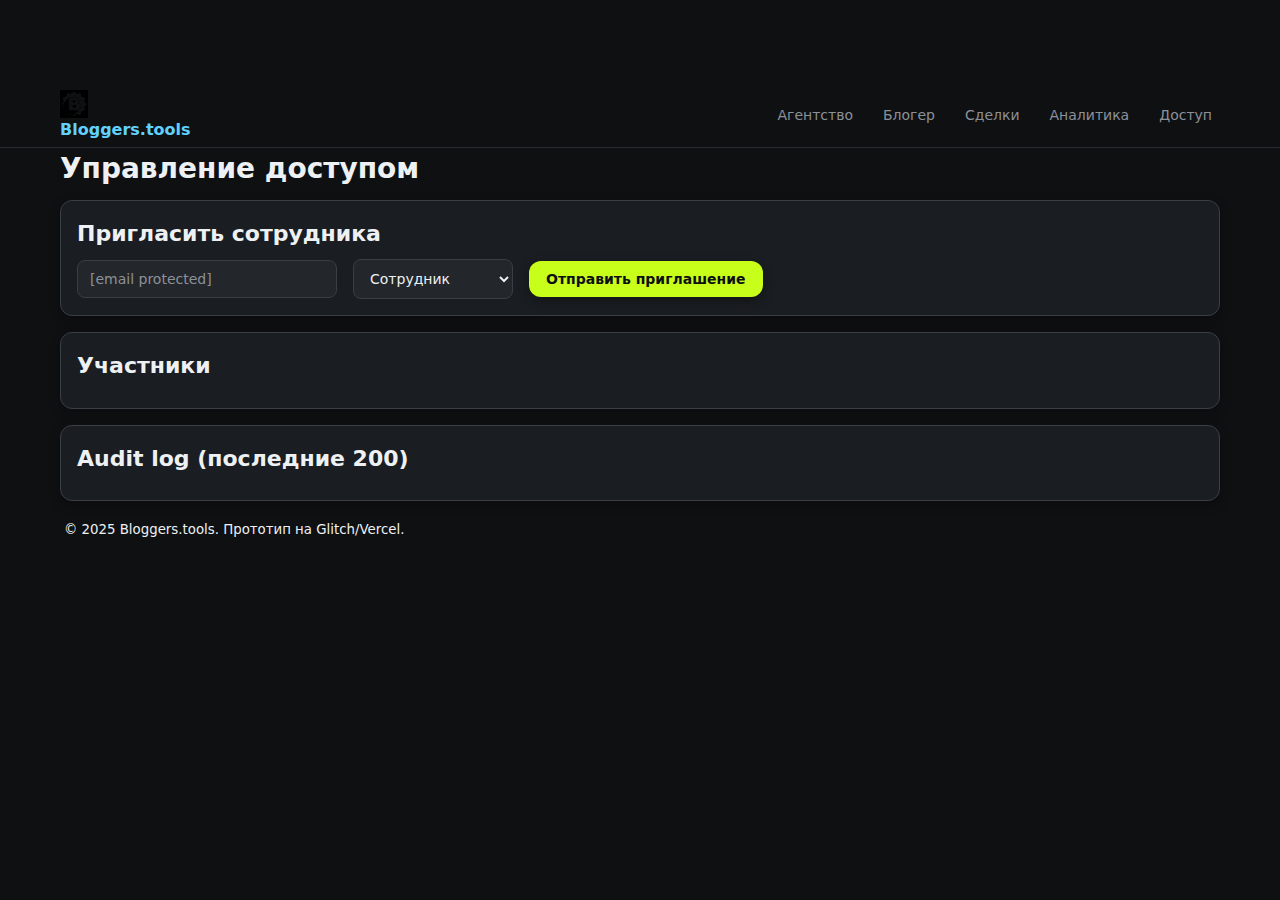
<file: access.html>
<!doctype html>
<html lang="ru">
<head>
  <meta charset="utf-8"/>
  <meta name="viewport" content="width=device-width,initial-scale=1"/>
  <title>Доступ — Bloggers.tools</title>
  <link rel="stylesheet" href="css/base.css"/>
  <link rel="stylesheet" href="css/layout.css"/>
</head>
<body>
<style>
  /* EMERGENCY FIX FOR HEADER */
  body {
    padding-top: 84px !important;
  }
  
  main.container,
  .deal-main {
    padding-top: 0 !important;
    margin-top: 0 !important;
  }
  
  @media (max-width: 640px) {
    body {
      padding-top: 76px !important;
    }
  }
</style>
  <div data-include="/components/header.html"></div>
  <main class="container">
    <h1>Управление доступом</h1>
    <section class="card" style="padding:16px;margin-bottom:16px">
      <h2>Пригласить сотрудника</h2>
      <div class="row">
        <input id="invEmail" type="email" placeholder="[email protected]" style="max-width:260px"/>
        <select id="invRole" style="max-width:160px">
          <option value="STAFF">Сотрудник</option>
          <option value="OWNER">Владелец</option>
        </select>
        <button id="invBtn" class="btn">Отправить приглашение</button>
      </div>
      <div class="muted" id="invLink"></div>
    </section>

    <section class="card" style="padding:16px;margin-bottom:16px">
      <h2>Участники</h2>
      <ul id="members" class="list"></ul>
    </section>

    <section class="card" style="padding:16px">
      <h2>Audit log (последние 200)</h2>
      <ul id="logs" class="list"></ul>
    </section>
  </main>

  <div data-include="/components/footer.html"></div>
  <script type="module">
    import { authInitHeader } from './js/auth.js';

    async function j(path, opts){
      const res = await fetch(path, { ...opts, headers: { 'Content-Type':'application/json', ...(opts?.headers||{}) } , credentials:'include' });
      if (!res.ok) throw await res.json().catch(()=>({error:'err'}));
      return res.json();
    }

    async function load(){
      await authInitHeader();
      const mem = await j('/api/access/list');
      const wrap = document.getElementById('members');
      wrap.innerHTML = mem.members.map(m => `
        <li class="row">
          <strong>${m.name}</strong> <span class="muted">· ${m.email}</span>
          <select data-id="${m.id}">
            <option ${m.role==='OWNER'?'selected':''}>OWNER</option>
            <option ${m.role==='STAFF'?'selected':''}>STAFF</option>
          </select>
          <button class="btn btn-secondary btn-sm" data-save="${m.id}">Сохранить</button>
        </li>`).join('') || '<li class="muted">Пусто</li>';

      document.querySelectorAll('[data-save]').forEach(btn=>{
        btn.onclick = async ()=>{
          const id = btn.dataset.save;
          const role = wrap.querySelector(`select[data-id="${id}"]`).value;
          await j('/api/access/update', { method:'POST', body: JSON.stringify({ membershipId:id, role })});
          alert('Сохранено');
        };
      });

      const logs = await j('/api/audit/list');
      const l = document.getElementById('logs');
      l.innerHTML = logs.logs.map(x=>`<li>${new Date(x.createdAt).toLocaleString('ru-RU')} — ${x.action} ${x.target ?? ''}</li>`).join('');
    }

    document.getElementById('invBtn').onclick = async ()=>{
      const email = document.getElementById('invEmail').value.trim();
      const role = document.getElementById('invRole').value;
      const r = await j('/api/orgs/invite', { method:'POST', body: JSON.stringify({ email, role }) });
      document.getElementById('invLink').textContent = `Ссылка-приглашение: ${r.link}`;
    };

    load();
  </script>
  <script defer src="js/include.js"></script>
</body>
</html>
</file>
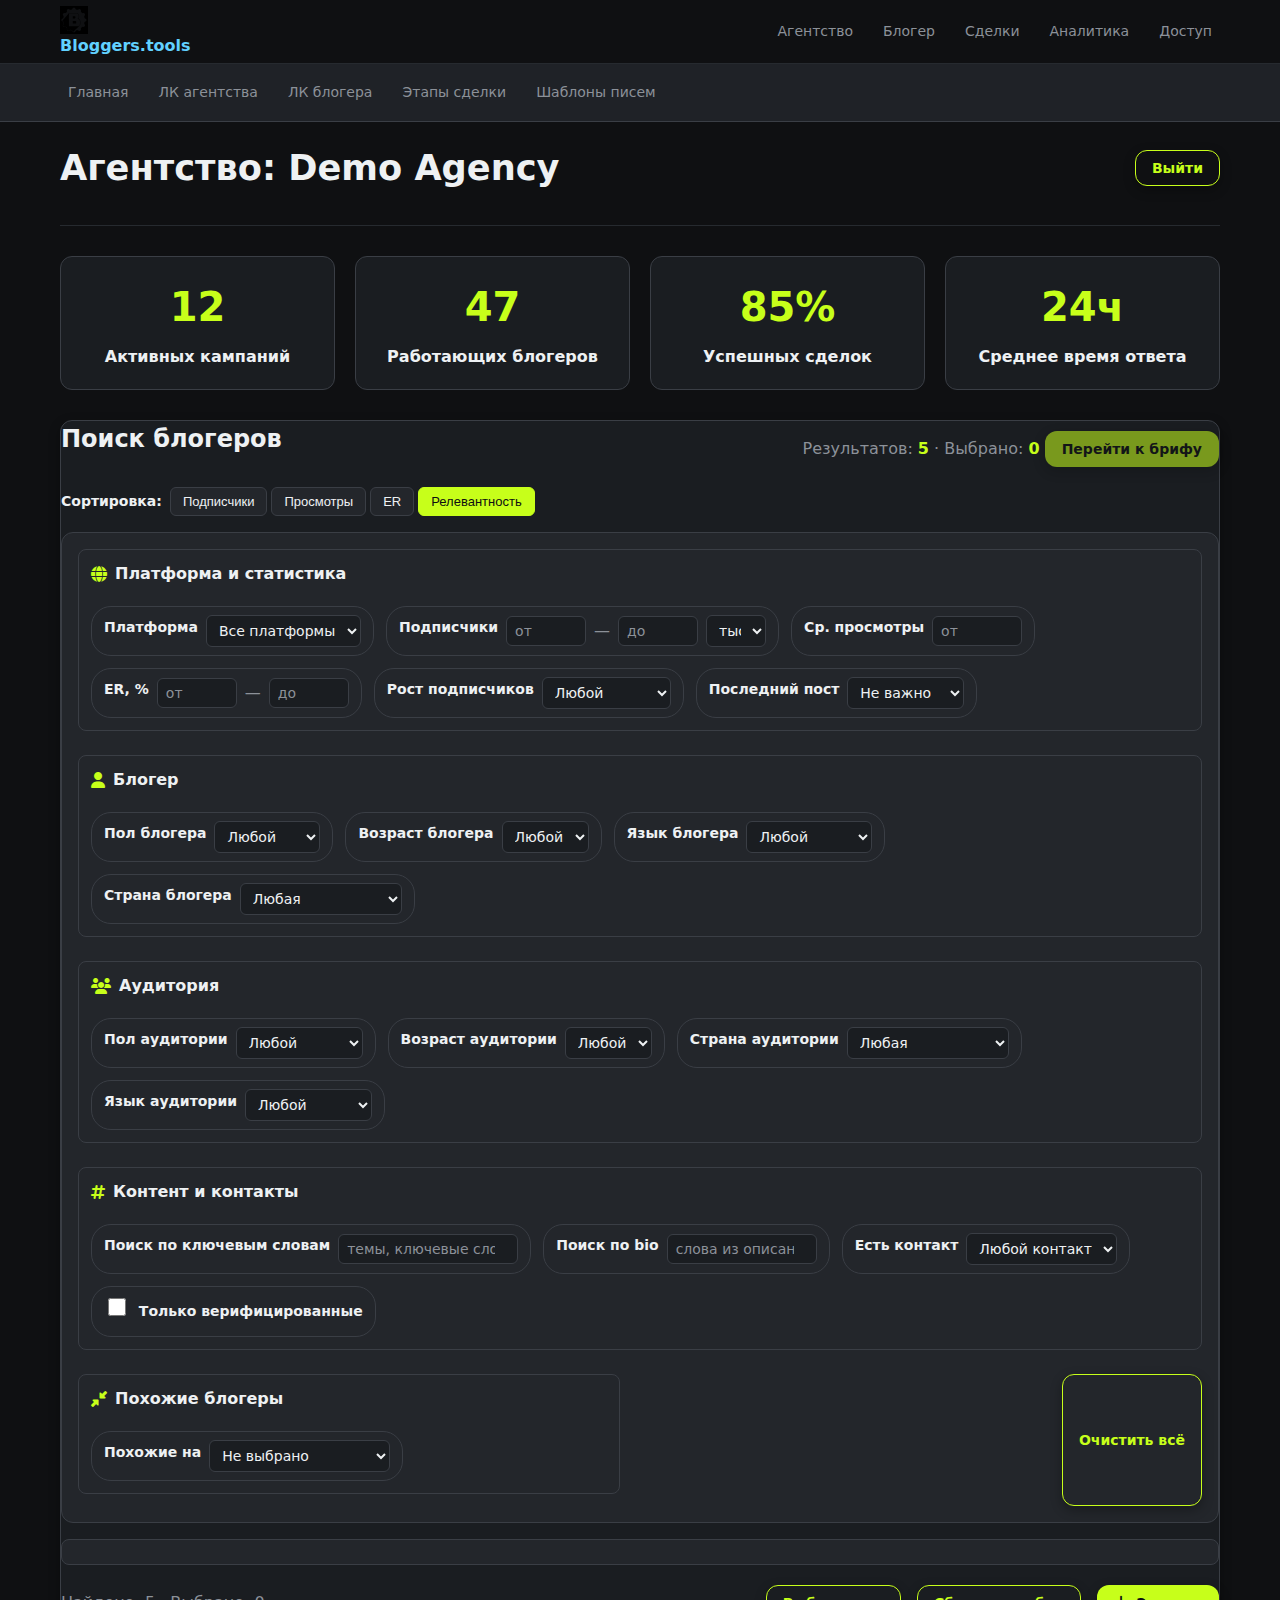
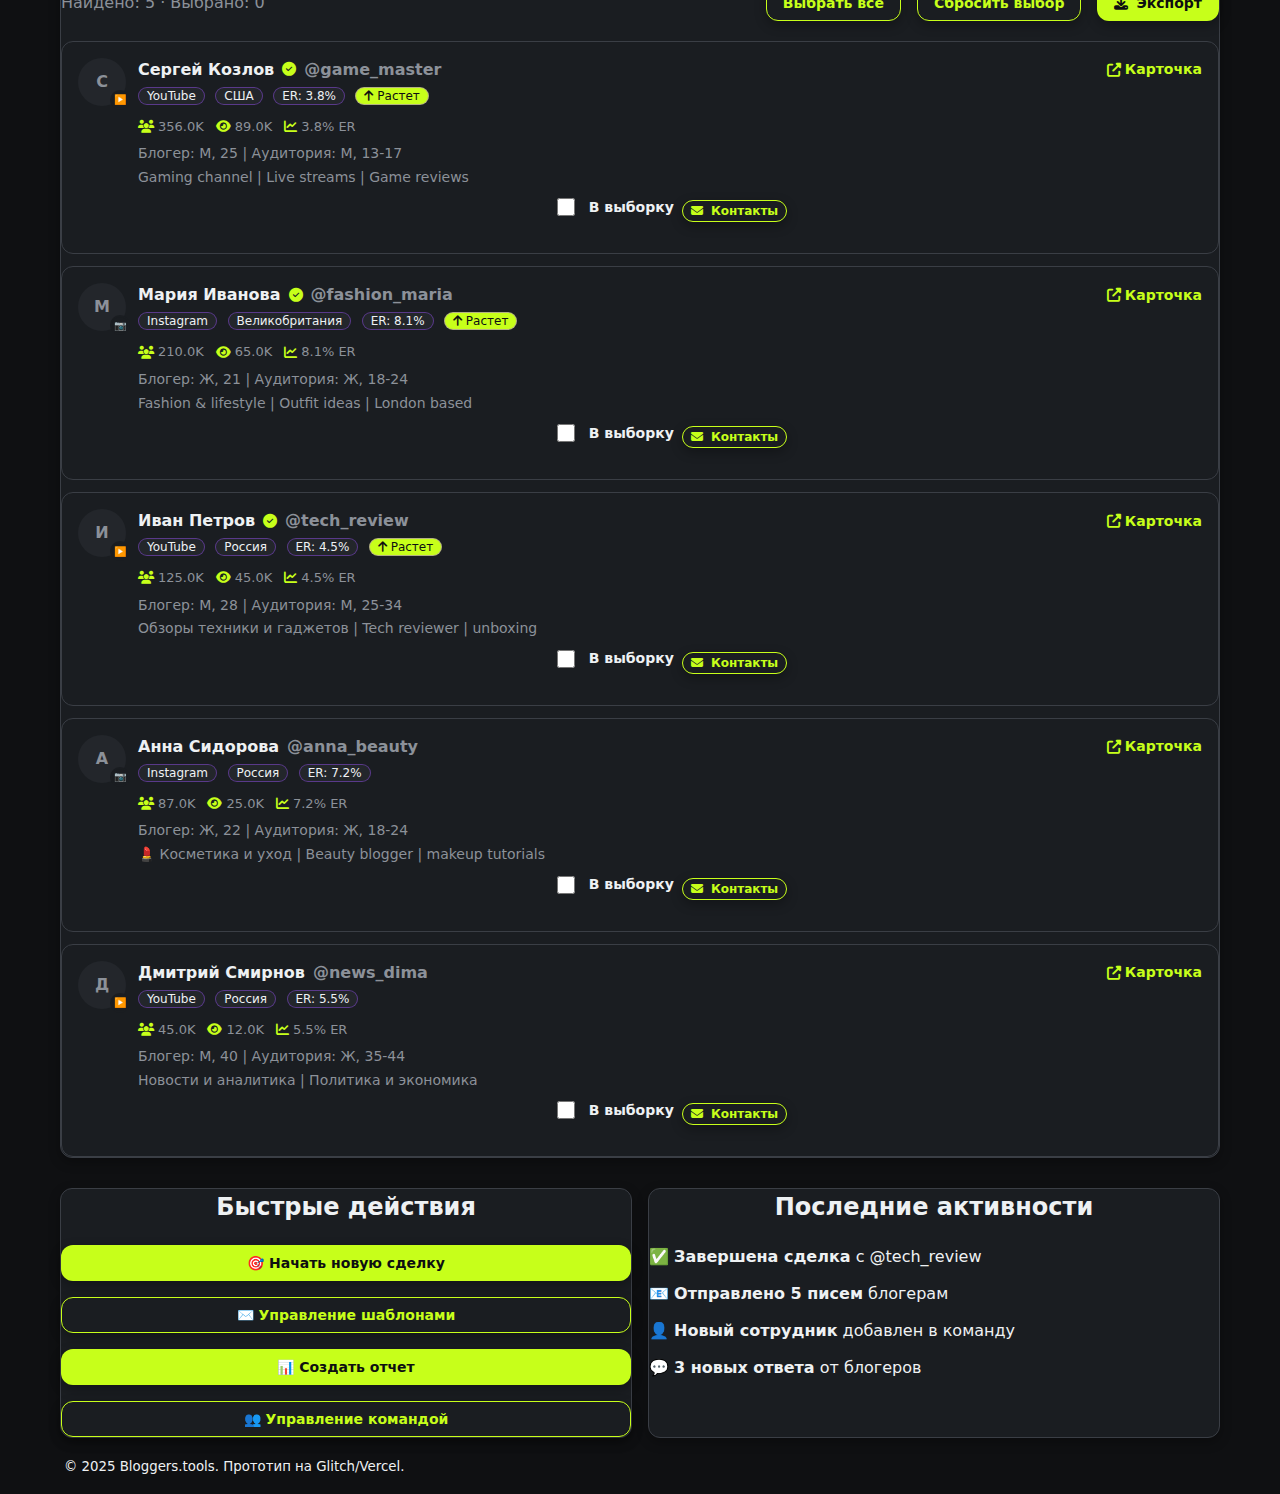
<file: agency.html>
<!doctype html>
<html lang="ru">
<head>
  <meta charset="utf-8" />
  <meta name="viewport" content="width=device-width,initial-scale=1" />
  <title>ЛК агентства — Bloggers.tools</title>

  <link rel="stylesheet" href="css/base.css" />
  <link rel="stylesheet" href="css/layout.css" />
  <!-- Подключаем иконки -->
  <link rel="stylesheet" href="https://cdnjs.cloudflare.com/ajax/libs/font-awesome/6.4.0/css/all.min.css" />

  <!-- Защита приватных страниц -->
  <script type="module" src="/js/guard.js"></script>
  <script defer src="js/include.js"></script>

  <style>
    .page-header {
      display: flex;
      align-items: center;
      justify-content: space-between;
      gap: 20px;
      padding: 20px 0 30px;
      border-bottom: 1px solid var(--border);
      margin-bottom: 30px;
    }
    
    .page-header h1 {
      margin: 0;
      color: var(--text);
      font-size: 2.2em;
    }
    
    .stats-grid {
      display: grid;
      grid-template-columns: repeat(auto-fit, minmax(200px, 1fr));
      gap: 20px;
      margin: 30px 0;
    }
    
    .stat-card {
      background: var(--surface);
      padding: 20px;
      border-radius: var(--radius);
      border: 1px solid var(--surface-border);
      text-align: center;
    }
    
    .stat-number {
      font-size: 2.5em;
      font-weight: bold;
      color: var(--primary);
      margin-bottom: 8px;
    }
    
    .stat-label {
      color: var(--text);
      font-weight: 600;
    }
    
    .section-title {
      color: var(--text);
      margin: 0 0 20px 0;
      font-size: 1.5em;
      font-weight: 700;
    }
    
    .filterbar {
      display: flex;
      flex-wrap: wrap;
      gap: 12px;
      margin: 16px 0;
      padding: 16px;
      background: var(--surface-2);
      border-radius: 12px;
      border: 1px solid var(--surface-border);
    }
    
    .filter-group {
      display: flex;
      flex-wrap: wrap;
      gap: 12px;
      padding: 12px;
      background: var(--surface-2);
      border-radius: 8px;
      border: 1px solid var(--surface-border);
      margin-bottom: 12px;
    }
    
    .filter-group-title {
      width: 100%;
      margin: 0 0 8px 0;
      font-weight: 600;
      color: var(--text);
      font-size: 16px;
      display: flex;
      align-items: center;
      gap: 8px;
    }
    
    .filter-group-title i {
      color: var(--primary);
    }
    
    .chip {
      display: flex;
      align-items: center;
      gap: 8px;
      padding: 8px 12px;
      background: var(--surface-2);
      border: 1px solid var(--surface-border);
      border-radius: 20px;
    }
    
    .chip label {
      font-weight: 600;
      font-size: 14px;
      color: var(--text);
      white-space: nowrap;
    }
    
    .chip input, .chip select {
      border: 1px solid var(--surface-border);
      border-radius: 6px;
      padding: 6px 8px;
      font-size: 14px;
      background: var(--surface);
      color: var(--text);
    }
    
    .chip input:focus, .chip select:focus {
      outline: none;
      border-color: var(--accent);
      box-shadow: var(--focus);
      background: var(--surface-3);
    }
    
    .chip-filter {
      display: inline-flex;
      align-items: center;
      background: var(--surface-2);
      border: 1px solid var(--surface-border);
      padding: 6px 12px;
      border-radius: 16px;
      margin: 4px;
      font-size: 14px;
    }
    
    .chip-filter button {
      background: none;
      border: none;
      margin-left: 6px;
      cursor: pointer;
      color: var(--text-muted);
    }
    
    .chips {
      display: flex;
      flex-wrap: wrap;
      gap: 8px;
      margin: 12px 0;
      padding: 12px;
      background: var(--surface-2);
      border-radius: 8px;
      border: 1px solid var(--surface-border);
    }
    
    .cards-list {
      list-style: none;
      padding: 0;
      margin: 0;
      display: grid;
      gap: 12px;
    }
    
    .card-blogger {
      background: var(--surface);
      border: 1px solid var(--surface-border);
      border-radius: 12px;
      padding: 16px;
      display: grid;
      grid-template-columns: auto 1fr;
      gap: 12px;
      align-items: start;
      transition: var(--transition);
    }
    
    .card-blogger:hover {
      border-color: var(--primary);
      box-shadow: var(--shadow-1);
    }
    
    .card-blogger .avatar {
      width: 48px;
      height: 48px;
      border-radius: 50%;
      background: var(--surface-2);
      display: flex;
      align-items: center;
      justify-content: center;
      font-weight: bold;
      color: var(--text-muted);
      position: relative;
    }
    
    .platform-badge {
      position: absolute;
      bottom: -4px;
      right: -4px;
      width: 20px;
      height: 20px;
      border-radius: 50%;
      background: var(--surface);
      border: 2px solid var(--surface);
      display: flex;
      align-items: center;
      justify-content: center;
      font-size: 10px;
      color: var(--text);
    }
    
    .card-blogger .name {
      font-weight: 700;
      font-size: 16px;
      color: var(--text);
      margin-bottom: 4px;
      display: flex;
      align-items: center;
      gap: 8px;
    }
    
    .verification-badge {
      color: var(--primary);
      font-size: 14px;
    }
    
    .card-blogger .meta {
      color: var(--text-muted);
      font-size: 14px;
      margin-bottom: 4px;
      line-height: 1.4;
    }
    
    .card-blogger .badge {
      display: inline-block;
      padding: 2px 8px;
      background: var(--surface-2);
      color: var(--text);
      border-radius: 12px;
      font-size: 12px;
      font-weight: 500;
      margin-right: 6px;
      margin-bottom: 4px;
    }
    
    .badge.highlight {
      background: var(--primary);
      color: var(--primary-ink);
    }
    
    .card-blogger .stats {
      display: flex;
      gap: 12px;
      margin: 8px 0;
      flex-wrap: wrap;
    }
    
    .stat-item {
      display: flex;
      align-items: center;
      gap: 4px;
      font-size: 13px;
      color: var(--text-muted);
    }
    
    .stat-item i {
      color: var(--primary);
    }
    
    .card-blogger .actions {
      margin-top: 8px;
      display: flex;
      gap: 8px;
      align-items: center;
    }
    
    .select-radio {
      display: flex;
      align-items: center;
      gap: 6px;
      font-size: 14px;
      cursor: pointer;
      color: var(--text);
    }
    
    .card-blogger.selected {
      background-color: rgba(199, 255, 26, 0.08);
      border-color: var(--primary);
    }
    
    .sort-options {
      display: flex;
      gap: 8px;
      align-items: center;
      margin: 10px 0;
    }
    
    .sort-label {
      font-weight: 600;
      font-size: 14px;
      color: var(--text);
    }
    
    .sort-buttons {
      display: flex;
      gap: 4px;
    }
    
    .sort-btn {
      padding: 6px 12px;
      background: var(--surface-2);
      border: 1px solid var(--surface-border);
      border-radius: 6px;
      font-size: 13px;
      cursor: pointer;
      transition: var(--transition);
      color: var(--text);
    }
    
    .sort-btn:hover {
      background: var(--surface-3);
    }
    
    .sort-btn.active {
      background: var(--primary);
      color: var(--primary-ink);
      border-color: var(--primary);
    }
    
    .loading {
      display: inline-block;
      width: 20px;
      height: 20px;
      border: 3px solid;
      border-color: rgba(199, 255, 26, 0.3);
      border-radius: 50%;
      border-top-color: var(--primary);
      animation: spin 1s ease-in-out infinite;
    }
    
    @keyframes spin {
      to { transform: rotate(360deg); }
    }
    
    .contacts-dropdown {
      position: relative;
      display: inline-block;
    }
    
    .contacts-dropdown-content {
      display: none;
      position: absolute;
      right: 0;
      background-color: var(--surface);
      min-width: 160px;
      box-shadow: var(--shadow-1);
      z-index: 10;
      border-radius: 8px;
      padding: 12px;
      border: 1px solid var(--surface-border);
    }
    
    .contacts-dropdown-content a {
      color: var(--text);
      padding: 8px 12px;
      text-decoration: none;
      display: block;
      border-radius: 4px;
      font-size: 14px;
    }
    
    .contacts-dropdown-content a:hover {
      background-color: var(--surface-3);
    }
    
    .contacts-dropdown:hover .contacts-dropdown-content {
      display: block;
    }
    
    .blogger-card-link {
      color: var(--primary);
      text-decoration: none;
      font-size: 14px;
      display: inline-flex;
      align-items: center;
      gap: 4px;
      margin-left: auto;
    }
    
    .blogger-card-link:hover {
      text-decoration: underline;
    }
    
    .count {
      font-variant-numeric: tabular-nums;
      font-weight: 700;
      color: var(--primary);
    }
  </style>
</head>
<body>
  <div data-include="/components/header.html"></div>
  <div data-include="/components/nav.html"></div>

  <main class="container">
    <div class="page-header">
      <h1>Агентство: <span id="userName">Demo Agency</span></h1>
      <button id="logoutBtn" class="btn btn-secondary" type="button">Выйти</button>
    </div>

    <!-- Статистика агентства -->
    <div class="stats-grid">
      <div class="stat-card">
        <div class="stat-number">12</div>
        <div class="stat-label">Активных кампаний</div>
      </div>
      <div class="stat-card">
        <div class="stat-number">47</div>
        <div class="stat-label">Работающих блогеров</div>
      </div>
      <div class="stat-card">
        <div class="stat-number">85%</div>
        <div class="stat-label">Успешных сделок</div>
      </div>
      <div class="stat-card">
        <div class="stat-number">24ч</div>
        <div class="stat-label">Среднее время ответа</div>
      </div>
    </div>

    <!-- Поиск блогеров -->
    <section class="card" aria-labelledby="search-title">
      <div class="row" style="justify-content:space-between">
        <h2 class="section-title" id="search-title">Поиск блогеров</h2>
        <div class="right">
          <span class="muted">Результатов: <span id="resultsCount" class="count">0</span> · Выбрано: <span id="pickedCount" class="count">0</span></span>
          <button id="goToBrief" class="btn" type="button" disabled>Перейти к брифу</button>
        </div>
      </div>

      <!-- Опции сортировки -->
      <div class="sort-options">
        <span class="sort-label">Сортировка:</span>
        <div class="sort-buttons">
          <button class="sort-btn" data-sort="followers">Подписчики</button>
          <button class="sort-btn" data-sort="avg_views">Просмотры</button>
          <button class="sort-btn" data-sort="er">ER</button>
          <button class="sort-btn active" data-sort="relevance">Релевантность</button>
        </div>
      </div>

      <!-- ФИЛЬТР-БАР (перегруппированный по логике) -->
      <form id="filtersForm" class="filterbar" onsubmit="return false">
        <!-- Группа 1: Платформа и статистика -->
        <div class="filter-group">
          <h3 class="filter-group-title"><i class="fas fa-globe"></i> Платформа и статистика</h3>
          
          <div class="chip">
            <label>Платформа</label>
            <select id="fPlatform">
              <option value="">Все платформы</option>
              <option>Instagram</option>
              <option>YouTube</option>
              <option>TikTok</option>
            </select>
          </div>

          <div class="chip">
            <label>Подписчики</label>
            <input id="followersMin" type="number" min="0" step="1" placeholder="от" style="width:80px" />
            <span class="muted">—</span>
            <input id="followersMax" type="number" min="0" step="1" placeholder="до" style="width:80px" />
            <select id="fFollowersUnit" style="width: 60px;">
              <option value="k">тыс.</option>
              <option value="m">млн</option>
            </select>
          </div>

          <div class="chip">
            <label>Ср. просмотры</label>
            <input id="fAvgViewsMin" type="number" placeholder="от" min="0" step="1000" style="width:90px" />
          </div>

          <div class="chip">
            <label>ER, %</label>
            <input id="fErMin" type="number" placeholder="от" min="0" max="100" step="0.1" style="width:80px" />
            <span class="muted">—</span>
            <input id="fErMax" type="number" placeholder="до" min="0" max="100" step="0.1" style="width:80px" />
          </div>

          <div class="chip">
            <label>Рост подписчиков</label>
            <select id="fGrowth">
              <option value="">Любой</option>
              <option value="growing">Растущий</option>
              <option value="stable">Стабильный</option>
              <option value="declining">Падающий</option>
            </select>
          </div>

          <div class="chip">
            <label>Последний пост</label>
            <select id="fLastPost">
              <option value="">Не важно</option>
              <option value="1">За сутки</option>
              <option value="7">За неделю</option>
              <option value="30">За месяц</option>
            </select>
          </div>
        </div>

        <!-- Группа 2: Блогер -->
        <div class="filter-group">
          <h3 class="filter-group-title"><i class="fas fa-user"></i> Блогер</h3>
          
          <div class="chip">
            <label>Пол блогера</label>
            <select id="fBloggerGender">
              <option value="">Любой</option>
              <option value="male">Мужской</option>
              <option value="female">Женский</option>
            </select>
          </div>

          <div class="chip">
            <label>Возраст блогера</label>
            <select id="fBloggerAge">
              <option value="">Любой</option>
              <option value="13-17">13-17</option>
              <option value="18-24">18-24</option>
              <option value="25-34">25-34</option>
              <option value="35-44">35-44</option>
              <option value="45+">45+</option>
            </select>
          </div>

          <div class="chip">
            <label>Язык блогера</label>
            <select id="fBloggerLanguage">
              <option value="">Любой</option>
              <option>Русский</option>
              <option>Английский</option>
              <option>Испанский</option>
            </select>
          </div>

          <div class="chip">
            <label>Страна блогера</label>
            <select id="fBloggerCountry">
              <option value="">Любая</option>
              <option>Россия</option>
              <option>США</option>
              <option>Великобритания</option>
              <option>Германия</option>
              <option>Франция</option>
              <option>Испания</option>
              <option>Турция</option>
              <option>ОАЭ</option>
            </select>
          </div>
        </div>

        <!-- Группа 3: Аудитория -->
        <div class="filter-group">
          <h3 class="filter-group-title"><i class="fas fa-users"></i> Аудитория</h3>
          
          <div class="chip">
            <label>Пол аудитории</label>
            <select id="fAudienceGender">
              <option value="">Любой</option>
              <option value="male">Мужской</option>
              <option value="female">Женский</option>
              <option value="mixed">Смешанный</option>
            </select>
          </div>

          <div class="chip">
            <label>Возраст аудитории</label>
            <select id="fAudienceAge">
              <option value="">Любой</option>
              <option value="13-17">13-17</option>
              <option value="18-24">18-24</option>
              <option value="25-34">25-34</option>
              <option value="35-44">35-44</option>
              <option value="45+">45+</option>
            </select>
          </div>

          <div class="chip">
            <label>Страна аудитории</label>
            <select id="fAudienceCountry">
              <option value="">Любая</option>
              <option>Россия</option>
              <option>США</option>
              <option>Великобритания</option>
              <option>Германия</option>
            </select>
          </div>

          <div class="chip">
            <label>Язык аудитории</label>
            <select id="fAudienceLanguage">
              <option value="">Любой</option>
              <option>Русский</option>
              <option>Аngлийский</option>
            </select>
          </div>
        </div>

        <!-- Группа 4: Контент и контакты -->
        <div class="filter-group">
          <h3 class="filter-group-title"><i class="fas fa-hashtag"></i> Контент и контакты</h3>
          
          <div class="chip">
            <label>Поиск по ключевым словам</label>
            <input id="fKeywords" type="search" placeholder="темы, ключевые слова..." style="width:180px" />
          </div>

          <div class="chip">
            <label>Поиск по bio</label>
            <input id="fBio" type="search" placeholder="слова из описания..." style="width:150px" />
          </div>

          <div class="chip">
            <label>Есть контакт</label>
            <select id="fContactType">
              <option value="">Любой контакт</option>
              <option value="email">Email</option>
              <option value="phone">Телефон</option>
              <option value="telegram">Telegram</option>
              <option value="whatsapp">WhatsApp</option>
              <option value="instagram_dm">Instagram DM</option>
            </select>
          </div>

          <div class="chip">
            <label>
              <input type="checkbox" id="fVerifiedOnly" />
              Только верифицированные
            </label>
          </div>
        </div>

        <!-- Группа 5: Похожие блогеры -->
        <div class="filter-group">
          <h3 class="filter-group-title"><i class="fas fa-compress-alt"></i> Похожие блогеры</h3>
          
          <div class="chip">
            <label>Похожие на</label>
            <select id="fSimilarTo">
              <option value="">Не выбрано</option>
              <option value="influencer1">@popular_blogger</option>
              <option value="influencer2">@top_creator</option>
              <option value="influencer3">@famous_influencer</option>
            </select>
          </div>
        </div>

        <button id="clearFilters" class="btn btn-secondary" type="button" style="margin-left:auto">Очистить всё</button>
      </form>

      <!-- Активные фильтры -->
      <div id="activeChips" class="chips"></div>

      <!-- Управление результатами -->
      <div class="row" style="justify-content:space-between;margin:20px 0;align-items:center">
        <div class="muted">Найдено: <span id="resultsCount2">0</span> · Выбрано: <span id="pickedCount2">0</span></div>
        <div class="row">
          <button id="selectAll" class="btn btn-secondary" type="button">Выбрать все</button>
          <button id="clearPicked" class="btn btn-secondary" type="button">Сбросить выбор</button>
          <button id="exportResults" class="btn" type="button"><i class="fas fa-download"></i> Экспорт</button>
        </div>
      </div>

      <!-- Результаты поиска -->
      <ul id="resultsList" class="cards-list"></ul>
    </section>

    <!-- Быстрые действия -->
    <div class="grid grid-auto-fit-300" style="margin-top: 30px;">
      <div class="card">
        <h3 class="section-title">Быстрые действия</h3>
        <div class="stack">
          <button class="btn" onclick="location.href='deal/index.html#/1-pick'">🎯 Начать новую сделку</button>
          <button class="btn btn-secondary" onclick="location.href='emails.html'">✉️ Управление шаблонами</button>
          <button class="btn" onclick="location.href='#reports'">📊 Создать отчет</button>
          <button class="btn btn-secondary" onclick="location.href='#team'">👥 Управление командой</button>
        </div>
      </div>

      <div class="card">
        <h3 class="section-title">Последние активности</h3>
        <div style="color: var(--text);">
          <p>✅ <strong>Завершена сделка</strong> с @tech_review</p>
          <p>📧 <strong>Отправлено 5 писем</strong> блогерам</p>
          <p>👤 <strong>Новый сотрудник</strong> добавлен в команду</p>
          <p>💬 <strong>3 новых ответа</strong> от блогеров</p>
        </div>
      </div>
    </div>

  </main>

  <div data-include="/components/footer.html"></div>
  
  <script>
    // Основная логика приложения
    document.addEventListener('DOMContentLoaded', function() {
      // Загрузка имени пользователя
      const userName = localStorage.getItem('userName') || 'Demo Agency';
      document.getElementById('userName').textContent = userName;
      
      // Обработчик выхода
      document.getElementById('logoutBtn').addEventListener('click', function() {
        localStorage.removeItem('userName');
        localStorage.removeItem('userRole');
        window.location.href = 'index.html';
      });
      
      // Текущее состояние приложения
      const appState = {
        selectedBloggers: [],
        currentSort: 'relevance',
        // Данные блогеров (имитация данных от OnSocial)
        mockBloggers: [
          { 
            id: 1, name: "Иван Петров", username: "tech_review", platform: "YouTube", 
            followers: 125000, avg_views: 45000, er: 4.5, price: 2500,
            blogger_gender: "male", blogger_age: "28", blogger_country: "Россия", blogger_language: "Русский",
            audience_gender: "male", audience_age: "25-34", audience_country: "Россия", audience_language: "Русский",
            growth: "growing", last_post: "2023-10-20", has_email: true, has_phone: false, has_telegram: true, has_whatsapp: false,
            verified: true, bio: "Обзоры техники и гаджетов | Tech reviewer | unboxing"
          },
          { 
            id: 2, name: "Анна Сидорова", username: "anna_beauty", platform: "Instagram", 
            followers: 87000, avg_views: 25000, er: 7.2, price: 1800,
            blogger_gender: "female", blogger_age: "22", blogger_country: "Россия", blogger_language: "Русский",
            audience_gender: "female", audience_age: "18-24", audience_country: "Россия", audience_language: "Русский",
            growth: "stable", last_post: "2023-10-22", has_email: true, has_phone: true, has_telegram: false, has_whatsapp: true,
            verified: false, bio: "💄 Косметика и уход | Beauty blogger | makeup tutorials"
          },
          { 
            id: 3, name: "Сергей Козлов", username: "game_master", platform: "YouTube", 
            followers: 356000, avg_views: 89000, er: 3.8, price: 4200,
            blogger_gender: "male", blogger_age: "25", blogger_country: "США", blogger_language: "Английский",
            audience_gender: "male", audience_age: "13-17", audience_country: "США", audience_language: "Английский",
            growth: "growing", last_post: "2023-10-15", has_email: false, has_phone: false, has_telegram: true, has_whatsapp: false,
            verified: true, bio: "Gaming channel | Live streams | Game reviews"
          },
          { 
            id: 4, name: "Мария Иванова", username: "fashion_maria", platform: "Instagram", 
            followers: 210000, avg_views: 65000, er: 8.1, price: 1900,
            blogger_gender: "female", blogger_age: "21", blogger_country: "Великобритания", blogger_language: "Английский",
            audience_gender: "female", audience_age: "18-24", audience_country: "Великобритания", audience_language: "Английский",
            growth: "growing", last_post: "2023-10-23", has_email: true, has_phone: true, has_telegram: true, has_whatsapp: true,
            verified: true, bio: "Fashion & lifestyle | Outfit ideas | London based"
          },
          { 
            id: 5, name: "Дмитрий Смирнов", username: "news_dima", platform: "YouTube", 
            followers: 45000, avg_views: 12000, er: 5.5, price: 1200,
            blogger_gender: "male", blogger_age: "40", blogger_country: "Россия", blogger_language: "Русский",
            audience_gender: "mixed", audience_age: "35-44", audience_country: "Россия", audience_language: "Русский",
            growth: "stable", last_post: "2023-10-23", has_email: true, has_phone: false, has_telegram: false, has_whatsapp: false,
            verified: false, bio: "Новости и аналитика | Политика и экономика"
          }
        ]
      };
      
      // Инициализация приложения
      function initApp() {
        setupEventListeners();
        renderBloggersList();
        updateSelectionCount();
      }
      
      // Настройка обработчиков событий
      function setupEventListeners() {
        // Фильтры
        const filterIds = [
          'fPlatform', 'followersMin', 'followersMax', 'fFollowersUnit',
          'fAvgViewsMin', 'fErMin', 'fErMax', 'fGrowth', 'fLastPost',
          'fBloggerGender', 'fBloggerAge', 'fBloggerLanguage', 'fBloggerCountry',
          'fAudienceGender', 'fAudienceAge', 'fAudienceCountry', 'fAudienceLanguage',
          'fKeywords', 'fBio', 'fContactType', 'fSimilarTo'
        ];
        
        filterIds.forEach(id => {
          const element = document.getElementById(id);
          if (element) {
            element.addEventListener('input', applyFilters);
            element.addEventListener('change', applyFilters);
          }
        });
        
        // Чекбоксы
        ['fVerifiedOnly'].forEach(id => {
          const element = document.getElementById(id);
          if (element) {
            element.addEventListener('change', applyFilters);
          }
        });
        
        // Кнопки
        document.getElementById('clearFilters').addEventListener('click', clearAllFilters);
        document.getElementById('selectAll').addEventListener('click', selectAllFiltered);
        document.getElementById('clearPicked').addEventListener('click', clearSelectedBloggers);
        document.getElementById('exportResults').addEventListener('click', exportToCSV);
        document.getElementById('goToBrief').addEventListener('click', goToBrief);
        
        // Сортировка
        document.querySelectorAll('.sort-btn').forEach(btn => {
          btn.addEventListener('click', function() {
            document.querySelectorAll('.sort-btn').forEach(b => b.classList.remove('active'));
            this.classList.add('active');
            appState.currentSort = this.dataset.sort;
            applyFilters();
          });
        });
      }
      
      // Применение фильтров
      function applyFilters() {
        renderBloggersList();
        updateActiveChips();
        updateSelectionCount();
      }
      
      // Очистка всех фильтров
      function clearAllFilters() {
        // Сброс всех полей ввода
        const inputs = document.querySelectorAll('#filtersForm input, #filtersForm select');
        inputs.forEach(input => {
          if (input.type === 'checkbox') {
            input.checked = false;
          } else {
            input.value = '';
          }
        });
        
        applyFilters();
      }
      
      // Обновление активных чипов
      function updateActiveChips() {
        const chipsContainer = document.getElementById('activeChips');
        chipsContainer.innerHTML = '';
        
        // Добавляем чипы только для основных фильтров
        const addChip = (text, clearFunction) => {
          const chip = document.createElement('div');
          chip.className = 'chip-filter';
          chip.innerHTML = `${text} <button type="button">×</button>`;
          chip.querySelector('button').addEventListener('click', clearFunction);
          chipsContainer.appendChild(chip);
        };
        
        const platform = document.getElementById('fPlatform').value;
        const growth = document.getElementById('fGrowth').value;
        const bloggerGender = document.getElementById('fBloggerGender').value;
        const contactType = document.getElementById('fContactType').value;
        const erMin = document.getElementById('fErMin').value;
        const erMax = document.getElementById('fErMax').value;
        const verified = document.getElementById('fVerifiedOnly').checked;
        
        if (platform) addChip(`Платформа: ${platform}`, () => {
          document.getElementById('fPlatform').value = '';
          applyFilters();
        });
        
        if (growth) addChip(`Рост: ${growth}`, () => {
          document.getElementById('fGrowth').value = '';
          applyFilters();
        });
        
        if (bloggerGender) addChip(`Пол: ${bloggerGender}`, () => {
          document.getElementById('fBloggerGender').value = '';
          applyFilters();
        });
        
        if (contactType) addChip(`Контакт: ${contactType}`, () => {
          document.getElementById('fContactType').value = '';
          applyFilters();
        });
        
        if (erMin) addChip(`ER от: ${erMin}%`, () => {
          document.getElementById('fErMin').value = '';
          applyFilters();
        });
        
        if (erMax) addChip(`ER до: ${erMax}%`, () => {
          document.getElementById('fErMax').value = '';
          applyFilters();
        });
        
        if (verified) addChip('Только верифицированные', () => {
          document.getElementById('fVerifiedOnly').checked = false;
          applyFilters();
        });
      }
      
      // Рендер списка блогеров
      function renderBloggersList() {
        const listContainer = document.getElementById('resultsList');
        if (!listContainer) return;
        
        listContainer.innerHTML = '';
        
        // Получаем значения фильтров
        const filters = {
          platform: document.getElementById('fPlatform').value,
          followersMin: parseInt(document.getElementById('followersMin').value) || 0,
          followersMax: parseInt(document.getElementById('followersMax').value) || Infinity,
          followersUnit: document.getElementById('fFollowersUnit').value,
          avgViewsMin: parseInt(document.getElementById('fAvgViewsMin').value) || 0,
          erMin: parseFloat(document.getElementById('fErMin').value) || 0,
          erMax: parseFloat(document.getElementById('fErMax').value) || Infinity,
          growth: document.getElementById('fGrowth').value,
          lastPost: document.getElementById('fLastPost').value,
          bloggerGender: document.getElementById('fBloggerGender').value,
          bloggerAge: document.getElementById('fBloggerAge').value,
          bloggerLanguage: document.getElementById('fBloggerLanguage').value,
          bloggerCountry: document.getElementById('fBloggerCountry').value,
          audienceGender: document.getElementById('fAudienceGender').value,
          audienceAge: document.getElementById('fAudienceAge').value,
          audienceCountry: document.getElementById('fAudienceCountry').value,
          audienceLanguage: document.getElementById('fAudienceLanguage').value,
          keywords: document.getElementById('fKeywords').value.toLowerCase(),
          bio: document.getElementById('fBio').value.toLowerCase(),
          contactType: document.getElementById('fContactType').value,
          verifiedOnly: document.getElementById('fVerifiedOnly').checked,
          similarTo: document.getElementById('fSimilarTo').value
        };
        
        // Фильтрация
        let filteredBloggers = appState.mockBloggers.filter(blogger => {
          // Базовые фильтры
          if (filters.platform && blogger.platform !== filters.platform) return false;
          
          // Подписчики
          const followersValue = filters.followersUnit === 'm' ? blogger.followers / 1000000 : blogger.followers / 1000;
          if (followersValue < filters.followersMin || followersValue > filters.followersMax) return false;
          
          // Просмотры
          if (blogger.avg_views < filters.avgViewsMin) return false;
          
          // ER
          if (blogger.er < filters.erMin || blogger.er > filters.erMax) return false;
          
          // Рост
          if (filters.growth && blogger.growth !== filters.growth) return false;
          
          // Демография блогера
          if (filters.bloggerGender && blogger.blogger_gender !== filters.bloggerGender) return false;
          if (filters.bloggerAge && blogger.blogger_age !== filters.bloggerAge) return false;
          if (filters.bloggerCountry && blogger.blogger_country !== filters.bloggerCountry) return false;
          if (filters.bloggerLanguage && blogger.blogger_language !== filters.bloggerLanguage) return false;
          
          // Демография аудитории
          if (filters.audienceGender && blogger.audience_gender !== filters.audienceGender) return false;
          if (filters.audienceAge && blogger.audience_age !== filters.audienceAge) return false;
          if (filters.audienceCountry && blogger.audience_country !== filters.audienceCountry) return false;
          if (filters.audienceLanguage && blogger.audience_language !== filters.audienceLanguage) return false;
          
          // Контакты
          if (filters.contactType) {
            if (filters.contactType === 'email' && !blogger.has_email) return false;
            if (filters.contactType === 'phone' && !blogger.has_phone) return false;
            if (filters.contactType === 'telegram' && !blogger.has_telegram) return false;
            if (filters.contactType === 'whatsapp' && !blogger.has_whatsapp) return false;
            if (filters.contactType === 'instagram_dm' && blogger.platform !== 'Instagram') return false;
          }
          
          // Верификация
          if (filters.verifiedOnly && !blogger.verified) return false;
          
          // Поиск по ключевым словам и bio
          if (filters.keywords && !(
            blogger.name.toLowerCase().includes(filters.keywords) ||
            blogger.bio.toLowerCase().includes(filters.keywords)
          )) return false;
          
          if (filters.bio && !blogger.bio.toLowerCase().includes(filters.bio)) return false;
          
          return true;
        });
        
        // Сортировка
        switch(appState.currentSort) {
          case 'followers':
            filteredBloggers.sort((a, b) => b.followers - a.followers);
            break;
          case 'avg_views':
            filteredBloggers.sort((a, b) => b.avg_views - a.avg_views);
            break;
          case 'er':
            filteredBloggers.sort((a, b) => b.er - a.er);
            break;
          case 'relevance':
          default:
            // Сортировка по релевантности (подписчики + просмотры + ER)
            filteredBloggers.sort((a, b) => (b.followers + b.avg_views + b.er * 1000) - (a.followers + a.avg_views + a.er * 1000));
            break;
        }
        
        // Обновляем счетчики
        document.getElementById('resultsCount').textContent = filteredBloggers.length;
        document.getElementById('resultsCount2').textContent = filteredBloggers.length;
        document.getElementById('pickedCount2').textContent = appState.selectedBloggers.length;
        
        // Рендерим результаты
        if (filteredBloggers.length === 0) {
          listContainer.innerHTML = '<li class="muted">Ничего не найдено. Попробуйте изменить фильтры.</li>';
          return;
        }
        
        filteredBloggers.forEach(blogger => {
          const isSelected = appState.selectedBloggers.some(b => b.id === blogger.id);
          const platformIcon = getPlatformIcon(blogger.platform);
          
          const card = document.createElement('li');
          card.className = `card-blogger ${isSelected ? 'selected' : ''}`;
          card.innerHTML = `
            <div class="avatar">
              ${blogger.name.charAt(0)}
              <div class="platform-badge">${platformIcon}</div>
            </div>
            <div>
              <div class="name">
                ${blogger.name}
                ${blogger.verified ? '<span class="verification-badge"><i class="fas fa-check-circle"></i></span>' : ''}
                <span class="muted">@${blogger.username}</span>
                <a href="blogger-card.html?id=${blogger.id}" class="blogger-card-link">
                  <i class="fas fa-external-link-alt"></i> Карточка
                </a>
              </div>
              <div class="meta">
                <span class="badge">${blogger.platform}</span>
                <span class="badge">${blogger.blogger_country}</span>
                <span class="badge">ER: ${blogger.er}%</span>
                ${blogger.growth === 'growing' ? '<span class="badge highlight"><i class="fas fa-arrow-up"></i> Растет</span>' : ''}
              </div>
              <div class="stats">
                <div class="stat-item"><i class="fas fa-users"></i> ${formatFollowers(blogger.followers)}</div>
                <div class="stat-item"><i class="fas fa-eye"></i> ${formatNumber(blogger.avg_views)}</div>
                <div class="stat-item"><i class="fas fa-chart-line"></i> ${blogger.er}% ER</div>
              </div>
              <div class="meta">
                Блогер: ${blogger.blogger_gender === 'male' ? 'М' : 'Ж'}, ${blogger.blogger_age} | 
                Аудитория: ${blogger.audience_gender === 'male' ? 'М' : 'Ж'}, ${blogger.audience_age}
              </div>
              <div class="meta">
                ${blogger.bio}
              </div>
              <div class="actions">
                <label class="select-radio">
                  <input type="checkbox" ${isSelected ? 'checked' : ''} 
                         onchange="toggleBloggerSelection(${blogger.id})" />
                  В выборку
                </label>
                <div class="contacts-dropdown">
                  <button class="btn btn-secondary" style="padding: 4px 8px; font-size: 12px;">
                    <i class="fas fa-envelope"></i> Контакты
                  </button>
                  <div class="contacts-dropdown-content">
                    ${blogger.has_email ? '<a href="#"><i class="fas fa-envelope"></i> Email</a>' : ''}
                    ${blogger.has_phone ? '<a href="#"><i class="fas fa-phone"></i> Телефон</a>' : ''}
                    ${blogger.has_telegram ? '<a href="#"><i class="fab fa-telegram"></i> Telegram</a>' : ''}
                    ${blogger.has_whatsapp ? '<a href="#"><i class="fab fa-whatsapp"></i> WhatsApp</a>' : ''}
                    ${blogger.platform === 'Instagram' ? '<a href="#"><i class="fab fa-instagram"></i> Instagram DM</a>' : ''}
                  </div>
                </div>
              </div>
            </div>
          `;
          
          listContainer.appendChild(card);
        });
      }
      
      // Вспомогательные функции
      function getPlatformIcon(platform) {
        const icons = {
          'YouTube': '▶️',
          'Instagram': '📷',
          'TikTok': '🎵'
        };
        return icons[platform] || '🌐';
      }
      
      function formatFollowers(count) {
        if (count >= 1000000) return (count / 1000000).toFixed(1) + 'M';
        if (count >= 1000) return (count / 1000).toFixed(1) + 'K';
        return count;
      }
      
      function formatNumber(num) {
        if (num >= 1000000) return (num / 1000000).toFixed(1) + 'M';
        if (num >= 1000) return (num / 1000).toFixed(1) + 'K';
        return num;
      }
      
      // Переключение выбора блогера
      window.toggleBloggerSelection = function(bloggerId) {
        const blogger = appState.mockBloggers.find(b => b.id === bloggerId);
        if (!blogger) return;
        
        const index = appState.selectedBloggers.findIndex(b => b.id === bloggerId);
        
        if (index === -1) {
          appState.selectedBloggers.push(blogger);
        } else {
          appState.selectedBloggers.splice(index, 1);
        }
        
        updateSelectionCount();
        
        // Обновляем UI
        const cards = document.querySelectorAll('.card-blogger');
        cards.forEach(card => {
          const cardId = parseInt(card.querySelector('input[type="checkbox"]')?.getAttribute('onchange')?.match(/\d+/)?.[0]);
          if (cardId === bloggerId) {
            card.classList.toggle('selected');
            const checkbox = card.querySelector('input[type="checkbox"]');
            if (checkbox) checkbox.checked = !checkbox.checked;
          }
        });
      };
      
      // Обновление счетчика выбранных
      function updateSelectionCount() {
        document.getElementById('pickedCount').textContent = appState.selectedBloggers.length;
        document.getElementById('pickedCount2').textContent = appState.selectedBloggers.length;
        
        const goToBrief = document.getElementById('goToBrief');
        if (goToBrief) {
          goToBrief.disabled = appState.selectedBloggers.length === 0;
        }
      }
      
      // Выбрать все отфильтрованные
      function selectAllFiltered() {
        // Простая реализация - добавляем всех отфильтрованных
        const listContainer = document.getElementById('resultsList');
        const visibleIds = Array.from(listContainer.querySelectorAll('.card-blogger'))
          .map(card => parseInt(card.querySelector('input[type="checkbox"]')?.getAttribute('onchange')?.match(/\d+/)?.[0]))
          .filter(id => !isNaN(id));
        
        visibleIds.forEach(id => {
          if (!appState.selectedBloggers.some(b => b.id === id)) {
            const blogger = appState.mockBloggers.find(b => b.id === id);
            if (blogger) appState.selectedBloggers.push(blogger);
          }
        });
        
        updateSelectionCount();
        
        // Обновляем UI
        const cards = document.querySelectorAll('.card-blogger');
        cards.forEach(card => {
          const cardId = parseInt(card.querySelector('input[type="checkbox"]')?.getAttribute('onchange')?.match(/\d+/)?.[0]);
          if (appState.selectedBloggers.some(b => b.id === cardId)) {
            card.classList.add('selected');
            const checkbox = card.querySelector('input[type="checkbox"]');
            if (checkbox) checkbox.checked = true;
          }
        });
      }
      
      // Очистить выбранных блогеров
      function clearSelectedBloggers() {
        appState.selectedBloggers = [];
        updateSelectionCount();
        
        // Снимаем выделение со всех карточек
        const cards = document.querySelectorAll('.card-blogger');
        cards.forEach(card => {
          card.classList.remove('selected');
          const checkbox = card.querySelector('input[type="checkbox"]');
          if (checkbox) checkbox.checked = false;
        });
      }
      
      // Экспорт в CSV
      function exportToCSV() {
        const headers = ['Имя', 'Username', 'Платформа', 'Подписчики', 'Просмотры', 'ER', 'Страна'];
        const data = appState.selectedBloggers.length > 0 ? appState.selectedBloggers : appState.mockBloggers;
        
        const csvContent = [
          headers.join(','),
          ...data.map(blogger => [
            `"${blogger.name}"`,
            `"${blogger.username}"`,
            blogger.platform,
            blogger.followers,
            blogger.avg_views,
            blogger.er,
            blogger.blogger_country
          ].join(','))
        ].join('\n');
        
        const blob = new Blob([csvContent], { type: 'text/csv;charset=utf-8;' });
        const link = document.createElement('a');
        const url = URL.createObjectURL(blob);
        
        link.setAttribute('href', url);
        link.setAttribute('download', 'bloggers_export.csv');
        link.style.visibility = 'hidden';
        
        document.body.appendChild(link);
        link.click();
        document.body.removeChild(link);
      }
      
      // Переход к брифу
      function goToBrief() {
        if (appState.selectedBloggers.length === 0) return;
        
        localStorage.setItem('selectedBloggers', JSON.stringify(appState.selectedBloggers));
        window.location.href = 'deal/index.html#/2-brief';
      }
      
      // Запуск приложения
      initApp();
    });
  </script>
</body>
</html>
</file>
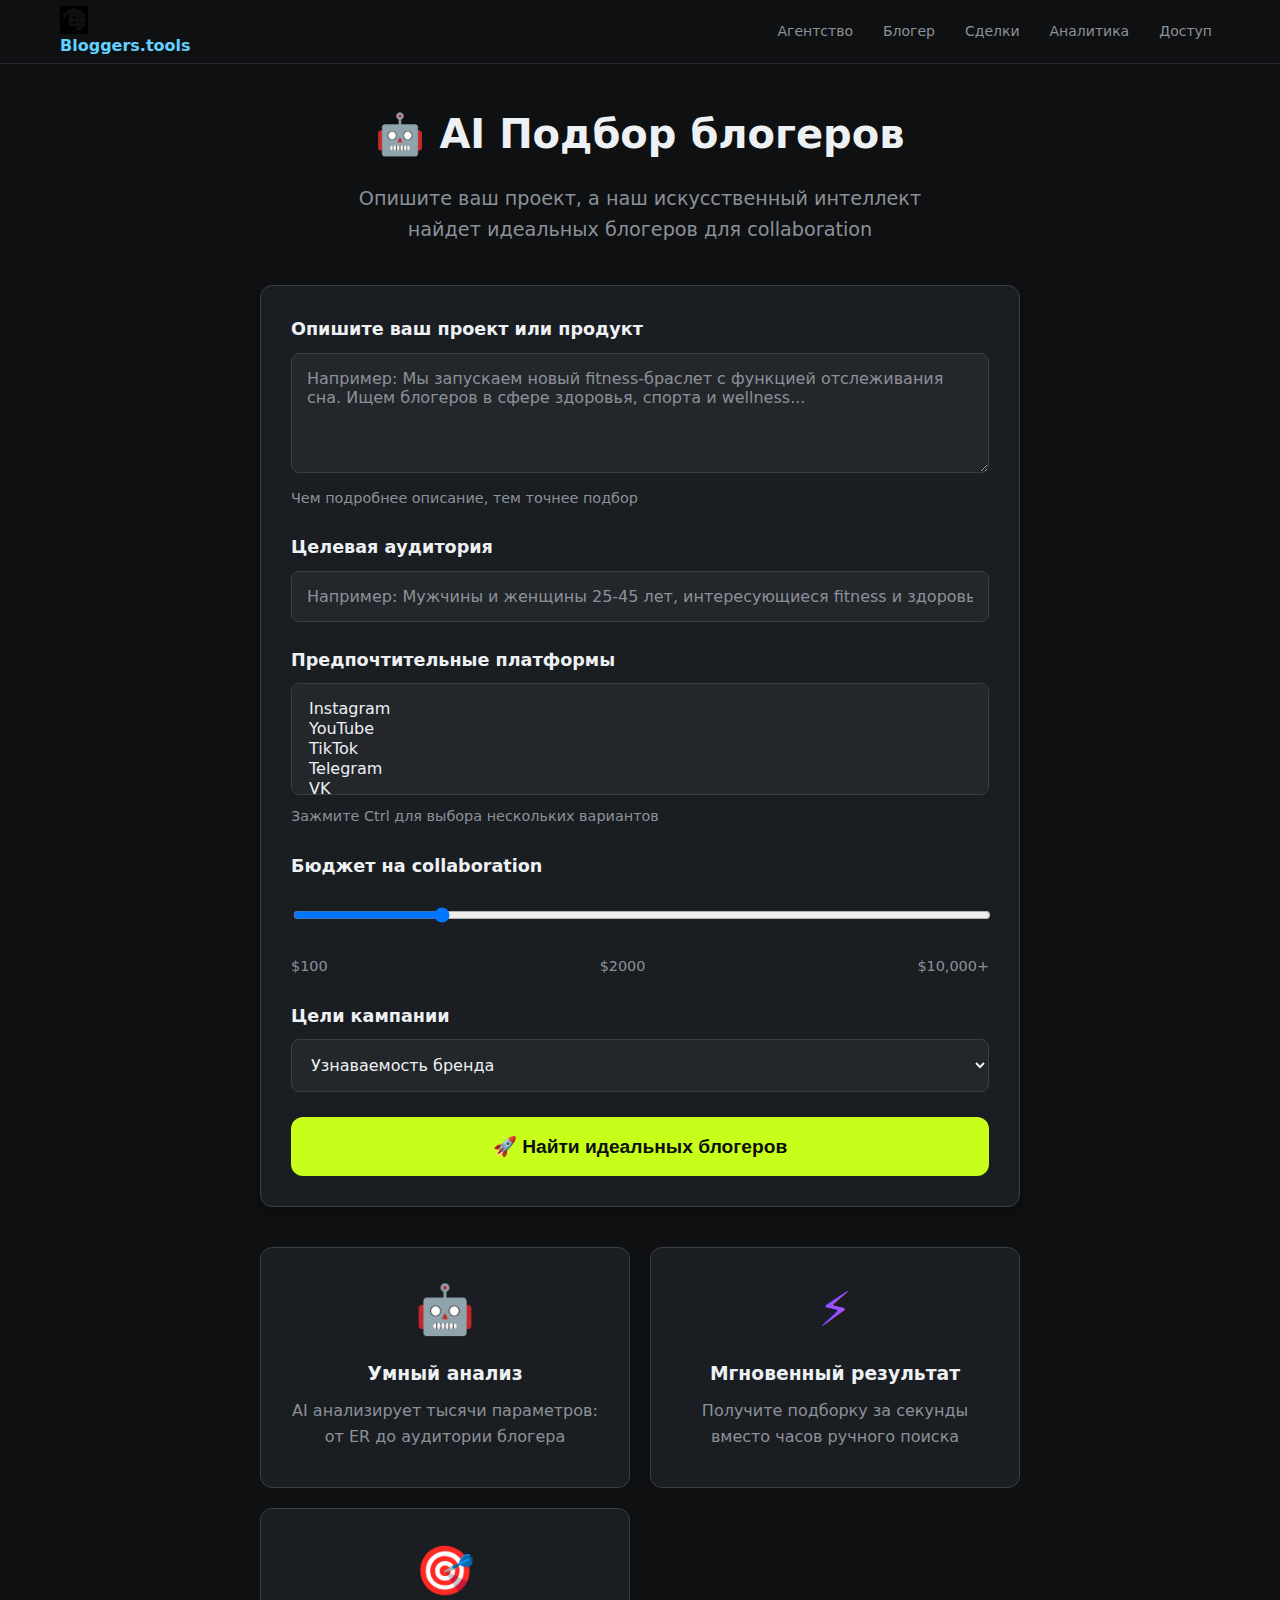
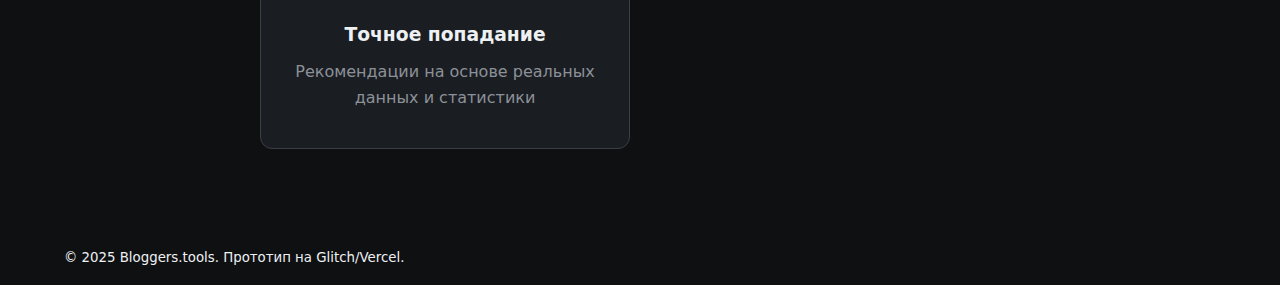
<file: ai-pick.html>
<!doctype html>
<html lang="ru">
<head>
  <meta charset="utf-8" />
  <meta name="viewport" content="width=device-width,initial-scale=1" />
  <title>AI Подбор блогеров — Bloggers.tools</title>

  <!-- Preload critical resources -->
  <link rel="preload" href="/css/base.css" as="style">
  <link rel="preload" href="/css/layout.css" as="style">
  <link rel="preload" href="/js/include.js" as="script">

  <!-- Preconnect to external domains -->
  <link rel="preconnect" href="https://fonts.googleapis.com">
  <link rel="preconnect" href="https://fonts.gstatic.com" crossorigin>

  <!-- DNS-prefetch для внешних ресурсов -->
  <link rel="dns-prefetch" href="https://api.example.com">

  <!-- Установите цвет темы -->
  <meta name="theme-color" content="#ffffff">

  <!-- Стили -->
  <link rel="stylesheet" href="css/base.css?v=5" />
  <link rel="stylesheet" href="css/layout.css?v=5" />

  <!-- Вставка общих компонентов -->
  <script defer src="js/include.js?v=5"></script>

  <style>
    .ai-pick-container {
      max-width: 800px;
      margin: 0 auto;
      padding: 40px 20px;
    }
    
    .ai-header {
      text-align: center;
      margin-bottom: 40px;
    }
    
    .ai-title {
      color: var(--text-on-surface);
      font-size: 2.5em;
      margin-bottom: 20px;
      font-weight: 800;
    }
    
    .ai-subtitle {
      color: var(--text-muted);
      font-size: 1.2em;
      line-height: 1.6;
      max-width: 600px;
      margin: 0 auto;
    }
    
    .ai-form {
      background: var(--surface);
      border: 1px solid var(--surface-border);
      border-radius: var(--radius);
      padding: 30px;
      box-shadow: var(--shadow-2);
    }
    
    .form-group {
      margin-bottom: 25px;
    }
    
    .form-group label {
      display: block;
      color: var(--text-on-surface);
      font-weight: 600;
      margin-bottom: 10px;
      font-size: 1.1em;
    }
    
    .form-group textarea,
    .form-group input,
    .form-group select {
      width: 100%;
      padding: 15px;
      border: 1px solid var(--surface-border);
      border-radius: var(--radius-sm);
      background: var(--surface-2);
      color: var(--text-on-surface);
      font-size: 1em;
      transition: border-color 0.3s ease;
    }
    
    .form-group textarea:focus,
    .form-group input:focus,
    .form-group select:focus {
      border-color: var(--accent);
      outline: none;
      box-shadow: 0 0 0 3px rgba(155, 81, 255, 0.2);
    }
    
    .form-group textarea {
      min-height: 120px;
      resize: vertical;
    }
    
    .form-hint {
      color: var(--text-muted);
      font-size: 0.9em;
      margin-top: 8px;
    }
    
    .budget-slider {
      margin: 20px 0;
    }
    
    .slider-values {
      display: flex;
      justify-content: space-between;
      color: var(--text-muted);
      font-size: 0.9em;
      margin-top: 10px;
    }
    
    .ai-features {
      display: grid;
      grid-template-columns: repeat(auto-fit, minmax(250px, 1fr));
      gap: 20px;
      margin: 40px 0;
    }
    
    .feature-card {
      background: var(--surface);
      border: 1px solid var(--surface-border);
      border-radius: var(--radius);
      padding: 25px;
      text-align: center;
      transition: transform 0.3s ease;
    }
    
    .feature-card:hover {
      transform: translateY(-5px);
      box-shadow: var(--shadow-3);
    }
    
    .feature-icon {
      font-size: 3em;
      margin-bottom: 15px;
      color: var(--accent);
    }
    
    .feature-title {
      color: var(--text-on-surface);
      font-weight: 700;
      margin-bottom: 10px;
    }
    
    .feature-desc {
      color: var(--text-muted);
      line-height: 1.6;
    }
    
    .submit-btn {
      width: 100%;
      padding: 18px;
      font-size: 1.2em;
      font-weight: 700;
      background: var(--primary);
      color: var(--primary-ink);
      border: none;
      border-radius: var(--radius);
      cursor: pointer;
      transition: background 0.3s ease;
    }
    
    .submit-btn:hover {
      background: var(--primary-700);
    }
    
    .submit-btn:disabled {
      opacity: 0.6;
      cursor: not-allowed;
    }
    
    .loading {
      display: none;
      text-align: center;
      margin: 30px 0;
    }
    
    .loading-spinner {
      width: 40px;
      height: 40px;
      border: 4px solid var(--surface-border);
      border-top: 4px solid var(--accent);
      border-radius: 50%;
      animation: spin 1s linear infinite;
      margin: 0 auto 20px;
    }
    
    .results {
      display: none;
      margin-top: 40px;
    }
    
    .results-title {
      color: var(--text-on-surface);
      text-align: center;
      margin-bottom: 30px;
    }
    
    .bloggers-grid {
      display: grid;
      grid-template-columns: repeat(auto-fit, minmax(300px, 1fr));
      gap: 20px;
      margin-bottom: 30px;
    }
    
    .blogger-result-card {
      background: var(--surface);
      border: 1px solid var(--surface-border);
      border-radius: var(--radius);
      padding: 20px;
      transition: transform 0.3s ease;
    }
    
    .blogger-result-card:hover {
      transform: translateY(-3px);
      box-shadow: var(--shadow-2);
    }
    
    .blogger-result-header {
      display: flex;
      align-items: center;
      gap: 15px;
      margin-bottom: 15px;
    }
    
    .result-avatar {
      width: 50px;
      height: 50px;
      border-radius: 50%;
      background: linear-gradient(135deg, var(--accent) 0%, var(--primary) 100%);
      display: flex;
      align-items: center;
      justify-content: center;
      color: white;
      font-weight: bold;
      font-size: 1.2em;
    }
    
    .result-info h4 {
      margin: 0;
      color: var(--text-on-surface);
      font-size: 1.1em;
    }
    
    .result-info p {
      margin: 5px 0 0;
      color: var(--text-muted);
      font-size: 0.9em;
    }
    
    .result-stats {
      display: grid;
      grid-template-columns: repeat(2, 1fr);
      gap: 10px;
      margin: 15px 0;
    }
    
    .result-stat {
      text-align: center;
      padding: 10px;
      background: var(--surface-2);
      border-radius: var(--radius-sm);
    }
    
    .result-stat-value {
      font-weight: bold;
      color: var(--primary);
      font-size: 1.1em;
    }
    
    .result-stat-label {
      color: var(--text-muted);
      font-size: 0.8em;
    }
    
    .result-match {
      text-align: center;
      margin: 15px 0;
      padding: 10px;
      background: rgba(155, 81, 255, 0.1);
      border-radius: var(--radius-sm);
      color: var(--accent);
      font-weight: 600;
    }
    
    .result-actions {
      display: flex;
      gap: 10px;
      justify-content: center;
    }
    
    .back-to-search {
      text-align: center;
      margin-top: 30px;
    }
    
    @keyframes spin {
      0% { transform: rotate(0deg); }
      100% { transform: rotate(360deg); }
    }
    
    @media (max-width: 768px) {
      .ai-title {
        font-size: 2em;
      }
      
      .ai-form {
        padding: 20px;
      }
      
      .bloggers-grid {
        grid-template-columns: 1fr;
      }
      
      .result-actions {
        flex-direction: column;
      }
    }
  </style>
</head>
<body>

  <!-- Шапка: вставляется один раз -->
  <div data-include="components/header.html"></div>

  <main class="container">
    <div class="ai-pick-container">
      <!-- Заголовок -->
      <div class="ai-header">
        <h1 class="ai-title">🤖 AI Подбор блогеров</h1>
        <p class="ai-subtitle">Опишите ваш проект, а наш искусственный интеллект найдет идеальных блогеров для collaboration</p>
      </div>

      <!-- Форма для AI подбора -->
      <form class="ai-form" id="aiForm">
        <div class="form-group">
          <label for="projectDescription">Опишите ваш проект или продукт</label>
          <textarea 
            id="projectDescription" 
            placeholder="Например: Мы запускаем новый fitness-браслет с функцией отслеживания сна. Ищем блогеров в сфере здоровья, спорта и wellness..."
            required
          ></textarea>
          <div class="form-hint">Чем подробнее описание, тем точнее подбор</div>
        </div>

        <div class="form-group">
          <label for="targetAudience">Целевая аудитория</label>
          <input 
            type="text" 
            id="targetAudience" 
            placeholder="Например: Мужчины и женщины 25-45 лет, интересующиеся fitness и здоровым образом жизни"
          >
        </div>

        <div class="form-group">
          <label for="platform">Предпочтительные платформы</label>
          <select id="platform" multiple>
            <option value="instagram">Instagram</option>
            <option value="youtube">YouTube</option>
            <option value="tiktok">TikTok</option>
            <option value="telegram">Telegram</option>
            <option value="vk">VK</option>
          </select>
          <div class="form-hint">Зажмите Ctrl для выбора нескольких вариантов</div>
        </div>

        <div class="form-group">
          <label for="budget">Бюджет на collaboration</label>
          <input type="range" id="budget" min="100" max="10000" step="100" value="2000">
          <div class="slider-values">
            <span>$100</span>
            <span id="budgetValue">$2000</span>
            <span>$10,000+</span>
          </div>
        </div>

        <div class="form-group">
          <label for="goals">Цели кампании</label>
          <select id="goals">
            <option value="awareness">Узнаваемость бренда</option>
            <option value="conversion">Продажи и конверсии</option>
            <option value="engagement">Вовлечение аудитории</option>
            <option value="launch">Запуск продукта</option>
          </select>
        </div>

        <button type="submit" class="submit-btn" id="submitBtn">
          🚀 Найти идеальных блогеров
        </button>
      </form>

      <!-- Лоадер -->
      <div class="loading" id="loading">
        <div class="loading-spinner"></div>
        <p>AI анализирует ваш запрос и подбирает блогеров...</p>
      </div>

      <!-- Результаты -->
      <div class="results" id="results">
        <h2 class="results-title">🎯 Найдено идеальных блогеров: <span id="resultsCount">0</span></h2>
        
        <div class="bloggers-grid" id="bloggersGrid">
          <!-- Результаты будут добавляться здесь -->
        </div>

        <div class="back-to-search">
          <button class="btn btn-secondary" onclick="resetSearch()">🔍 Новый поиск</button>
        </div>
      </div>

      <!-- Преимущества AI подбора -->
      <div class="ai-features">
        <div class="feature-card">
          <div class="feature-icon">🤖</div>
          <h3 class="feature-title">Умный анализ</h3>
          <p class="feature-desc">AI анализирует тысячи параметров: от ER до аудитории блогера</p>
        </div>
        
        <div class="feature-card">
          <div class="feature-icon">⚡</div>
          <h3 class="feature-title">Мгновенный результат</h3>
          <p class="feature-desc">Получите подборку за секунды вместо часов ручного поиска</p>
        </div>
        
        <div class="feature-card">
          <div class="feature-icon">🎯</div>
          <h3 class="feature-title">Точное попадание</h3>
          <p class="feature-desc">Рекомендации на основе реальных данных и статистики</p>
        </div>
      </div>
    </div>
  </main>

  <!-- Подвал: вставляется один раз -->
  <div data-include="components/footer.html"></div>

  <script>
    document.addEventListener("DOMContentLoaded", function() {
      // Обновление значения бюджета
      const budgetSlider = document.getElementById('budget');
      const budgetValue = document.getElementById('budgetValue');
      
      budgetSlider.addEventListener('input', function() {
        budgetValue.textContent = '$' + this.value;
      });
      
      // Обработка формы
      const aiForm = document.getElementById('aiForm');
      const loading = document.getElementById('loading');
      const results = document.getElementById('results');
      const submitBtn = document.getElementById('submitBtn');
      const bloggersGrid = document.getElementById('bloggersGrid');
      const resultsCount = document.getElementById('resultsCount');
      
      aiForm.addEventListener('submit', function(e) {
        e.preventDefault();
        
        // Показываем лоадер
        aiForm.style.display = 'none';
        loading.style.display = 'block';
        
        // Имитация работы AI
        setTimeout(() => {
          generateResults();
          loading.style.display = 'none';
          results.style.display = 'block';
        }, 3000);
      });
      
      // Генерация результатов
      function generateResults() {
        const bloggers = [
          {
            id: 1,
            name: "Анна Сидорова",
            avatar: "АС",
            platform: "Instagram",
            followers: "87K",
            category: "Красота",
            er: "7.2%",
            price: "$1,800",
            match: "92%"
          },
          {
            id: 2,
            name: "Иван Петров",
            avatar: "ИП",
            platform: "YouTube",
            followers: "125K",
            category: "Техника",
            er: "4.8%",
            price: "$1,500",
            match: "88%"
          },
          {
            id: 3,
            name: "Сергей Козлов",
            avatar: "СК",
            platform: "YouTube",
            followers: "356K",
            category: "Игры",
            er: "5.1%",
            price: "$2,200",
            match: "85%"
          },
          {
            id: 4,
            name: "Мария Иванова",
            avatar: "МИ",
            platform: "TikTok",
            followers: "95K",
            category: "Fitness",
            er: "8.3%",
            price: "$1,200",
            match: "95%"
          }
        ];
        
        bloggersGrid.innerHTML = '';
        resultsCount.textContent = bloggers.length;
        
        bloggers.forEach(blogger => {
          const card = document.createElement('div');
          card.className = 'blogger-result-card';
          card.innerHTML = `
            <div class="blogger-result-header">
              <div class="result-avatar">${blogger.avatar}</div>
              <div class="result-info">
                <h4>${blogger.name}</h4>
                <p>${blogger.platform} · ${blogger.followers} · ${blogger.category}</p>
              </div>
            </div>
            
            <div class="result-stats">
              <div class="result-stat">
                <div class="result-stat-value">${blogger.er}</div>
                <div class="result-stat-label">ER</div>
              </div>
              <div class="result-stat">
                <div class="result-stat-value">${blogger.price}</div>
                <div class="result-stat-label">Цена</div>
              </div>
            </div>
            
            <div class="result-match">Совпадение: ${blogger.match}</div>
            
            <div class="result-actions">
              <a href="creator.html?id=${blogger.id}" class="btn btn-sm">📋 Анкета</a>
              <button class="btn btn-secondary btn-sm">💬 Написать</button>
              <button class="btn btn-sm">⭐ В избранное</button>
            </div>
          `;
          
          bloggersGrid.appendChild(card);
        });
      }
      
      // Сброс поиска
      window.resetSearch = function() {
        aiForm.style.display = 'block';
        results.style.display = 'none';
        aiForm.reset();
        budgetValue.textContent = '$2000';
        budgetSlider.value = 2000;
      };
    });
  </script>
</body>
</html>
</file>
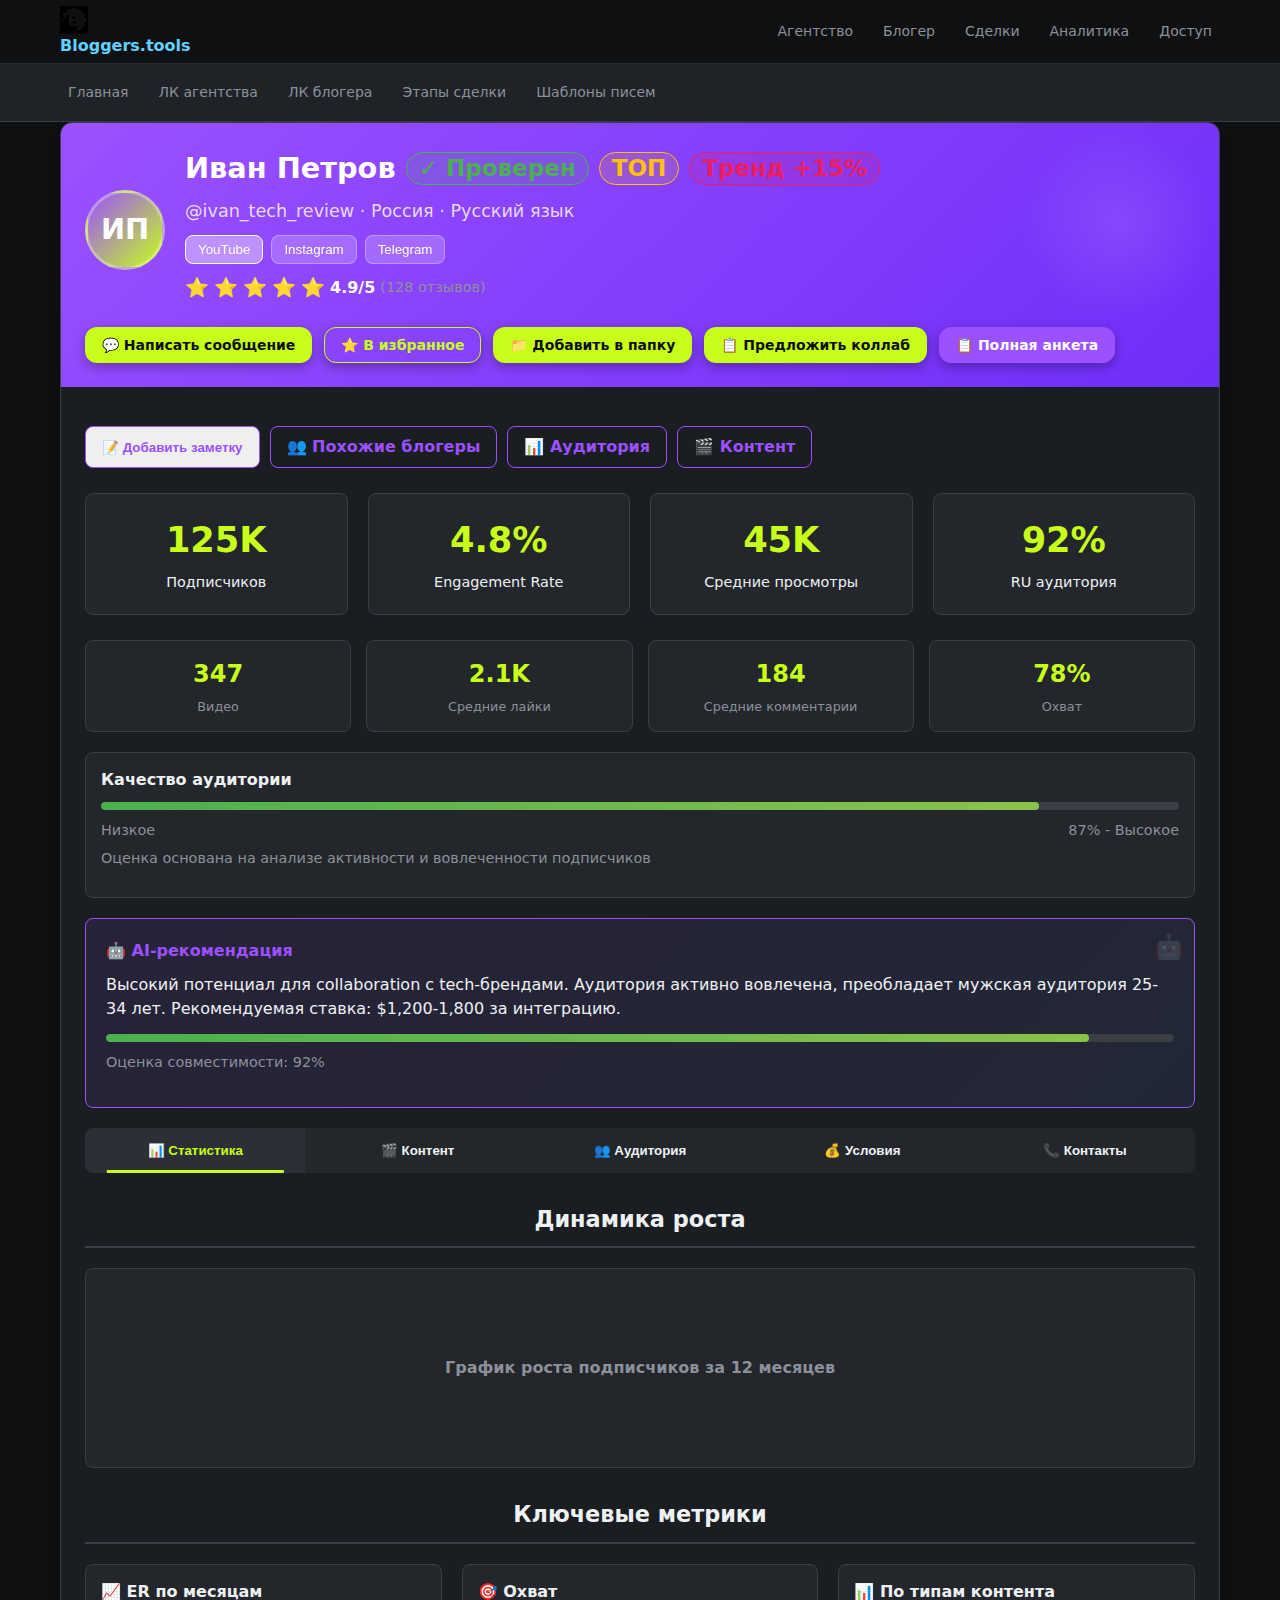
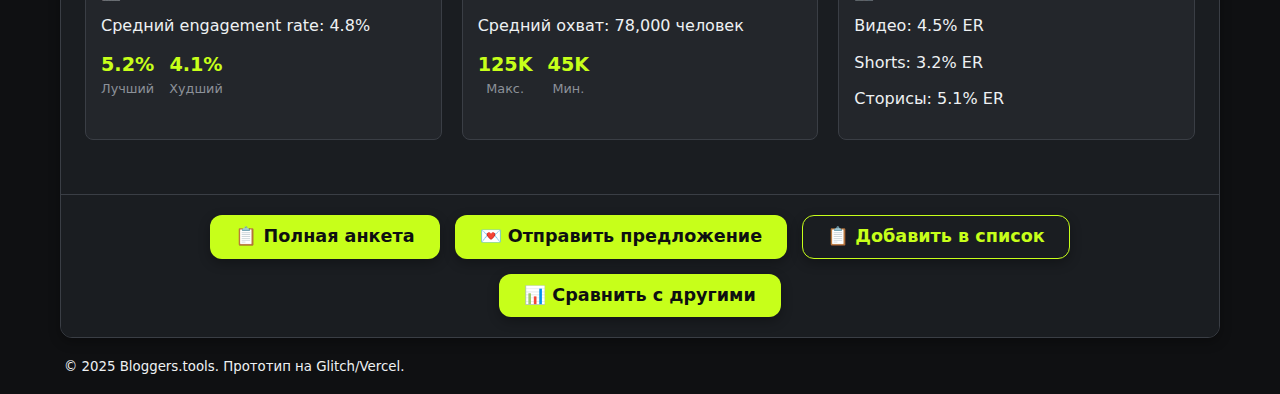
<file: blogger-card.html>
<!doctype html>
<html lang="ru">
<head>
  <meta charset="utf-8">
  <meta name="viewport" content="width=device-width,initial-scale=1">
  <title>Карточка блогера — Bloggers.tools</title>
  
  <!-- Preload critical resources -->
  <link rel="preload" href="../css/base.css" as="style">
  <link rel="preload" href="../css/layout.css" as="style">
  <link rel="preload" href="../js/include.js" as="script">

  <!-- Стили -->
  <link rel="stylesheet" href="../css/base.css">
  <link rel="stylesheet" href="../css/layout.css">
  <script defer src="../js/include.js"></script>
  
  <style>
    .blogger-card {
      padding: 0;
      border: 1px solid var(--surface-border);
      border-radius: var(--radius);
      background: var(--surface);
      box-shadow: var(--shadow-2);
      overflow: hidden;
      transition: var(--transition);
    }
    
    .blogger-card:hover {
      box-shadow: var(--shadow-1);
      transform: translateY(-2px);
    }
    
    .card-header {
      padding: 24px;
      background: linear-gradient(135deg, var(--accent) 0%, var(--accent-800) 100%);
      color: white;
      position: relative;
      overflow: hidden;
    }
    
    .card-header::before {
      content: '';
      position: absolute;
      top: 0;
      right: 0;
      width: 200px;
      height: 200px;
      background: radial-gradient(circle, rgba(255,255,255,0.1) 0%, transparent 70%);
    }
    
    .blogger-profile {
      display: flex;
      gap: 20px;
      align-items: center;
      flex-wrap: wrap;
      position: relative;
      z-index: 2;
    }
    
    .blogger-avatar {
      width: 80px;
      height: 80px;
      border-radius: 50%;
      border: 3px solid rgba(255, 255, 255, 0.3);
      object-fit: cover;
      background: linear-gradient(135deg, var(--accent) 0%, var(--primary) 100%);
      display: flex;
      align-items: center;
      justify-content: center;
      color: white;
      font-weight: bold;
      font-size: 1.8em;
    }
    
    .blogger-info {
      flex: 1;
      min-width: 250px;
    }
    
    .blogger-name {
      margin: 0 0 8px 0;
      font-size: 1.8em;
      color: white;
      display: flex;
      align-items: center;
      flex-wrap: wrap;
      gap: 10px;
    }
    
    .blogger-handle {
      margin: 0;
      opacity: 0.9;
      font-size: 1.1em;
      color: rgba(255, 255, 255, 0.9);
    }
    
    .platform-switcher {
      display: flex;
      gap: 8px;
      margin: 10px 0;
      flex-wrap: wrap;
    }
    
    .platform-btn {
      padding: 6px 12px;
      background: rgba(255, 255, 255, 0.2);
      border: 1px solid rgba(255, 255, 255, 0.3);
      border-radius: var(--radius-sm);
      color: white;
      cursor: pointer;
      transition: var(--transition);
      backdrop-filter: blur(10px);
    }
    
    .platform-btn.active {
      background: rgba(255, 255, 255, 0.4);
      border-color: white;
    }
    
    .action-buttons {
      display: flex;
      gap: 12px;
      margin-top: 15px;
      flex-wrap: wrap;
    }
    
    .card-content {
      padding: 24px;
    }
    
    .stats-grid {
      display: grid;
      grid-template-columns: repeat(auto-fit, minmax(200px, 1fr));
      gap: 20px;
      margin: 25px 0;
    }
    
    .stat-item {
      text-align: center;
      padding: 20px;
      background: var(--surface-2);
      border-radius: var(--radius-sm);
      border: 1px solid var(--surface-border);
      transition: var(--transition);
    }
    
    .stat-item:hover {
      transform: translateY(-2px);
      box-shadow: var(--shadow-2);
    }
    
    .stat-value {
      font-size: 2.2em;
      font-weight: bold;
      color: var(--primary);
      margin-bottom: 5px;
    }
    
    .stat-label {
      color: var(--text);
      font-size: 0.9em;
    }
    
    .section-title {
      color: var(--text);
      margin: 30px 0 20px 0;
      font-size: 1.4em;
      font-weight: 700;
      padding-bottom: 10px;
      border-bottom: 2px solid var(--surface-border);
    }
    
    .tabs {
      display: flex;
      gap: 2px;
      margin-bottom: 20px;
      background: var(--surface-2);
      border-radius: var(--radius-sm);
      overflow: hidden;
      flex-wrap: wrap;
    }
    
    .tab {
      flex: 1;
      padding: 15px;
      background: var(--surface-2);
      border: none;
      color: var(--text);
      cursor: pointer;
      transition: var(--transition);
      font-weight: 600;
      min-width: 120px;
      position: relative;
    }
    
    .tab::after {
      content: '';
      position: absolute;
      bottom: 0;
      left: 50%;
      width: 0;
      height: 3px;
      background: var(--primary);
      transition: var(--transition);
      transform: translateX(-50%);
    }
    
    .tab.active {
      background: var(--surface-3);
      color: var(--primary);
    }
    
    .tab.active::after {
      width: 80%;
    }
    
    .tab-content {
      display: none;
      animation: fadeIn 0.3s ease;
    }
    
    .tab-content.active {
      display: block;
    }
    
    @keyframes fadeIn {
      from { opacity: 0; transform: translateY(10px); }
      to { opacity: 1; transform: translateY(0); }
    }
    
    .demographics-grid {
      display: grid;
      grid-template-columns: repeat(auto-fit, minmax(250px, 1fr));
      gap: 20px;
    }
    
    .demo-chart {
      height: 200px;
      background: var(--surface-2);
      border-radius: var(--radius-sm);
      border: 1px solid var(--surface-border);
      display: flex;
      align-items: center;
      justify-content: center;
      color: var(--text-muted);
      font-weight: 600;
    }
    
    .content-grid {
      display: grid;
      grid-template-columns: repeat(auto-fit, minmax(300px, 1fr));
      gap: 20px;
    }
    
    .content-item {
      padding: 15px;
      background: var(--surface-2);
      border-radius: var(--radius-sm);
      border: 1px solid var(--surface-border);
      transition: var(--transition);
    }
    
    .content-item:hover {
      transform: translateY(-2px);
      box-shadow: var(--shadow-2);
    }
    
    .content-item h4 {
      margin: 0 0 10px 0;
      color: var(--text);
    }
    
    .content-stats {
      display: flex;
      gap: 15px;
      margin-top: 10px;
    }
    
    .content-stat {
      text-align: center;
    }
    
    .content-stat-value {
      font-size: 1.2em;
      font-weight: bold;
      color: var(--primary);
    }
    
    .content-stat-label {
      font-size: 0.8em;
      color: var(--text-muted);
    }
    
    .contact-info {
      background: var(--surface-2);
      padding: 20px;
      border-radius: var(--radius-sm);
      border: 1px solid var(--surface-border);
      margin: 20px 0;
    }
    
    .contact-item {
      display: flex;
      align-items: center;
      gap: 10px;
      margin: 10px 0;
      color: var(--text);
      padding: 10px;
      background: var(--surface);
      border-radius: var(--radius-sm);
      border: 1px solid var(--surface-border);
      transition: var(--transition);
    }
    
    .contact-item:hover {
      background: var(--surface-3);
      transform: translateX(3px);
    }
    
    .pricing-grid {
      display: grid;
      grid-template-columns: repeat(auto-fit, minmax(250px, 1fr));
      gap: 15px;
    }
    
    .price-card {
      padding: 20px;
      background: var(--surface-2);
      border-radius: var(--radius-sm);
      border: 1px solid var(--surface-border);
      text-align: center;
      transition: var(--transition);
    }
    
    .price-card:hover {
      transform: translateY(-2px);
      box-shadow: var(--shadow-2);
    }
    
    .price-value {
      font-size: 2em;
      font-weight: bold;
      color: var(--primary);
      margin: 10px 0;
    }
    
    .price-type {
      color: var(--text);
      font-weight: 600;
    }
    
    .action-panel {
      position: sticky;
      bottom: 0;
      background: var(--surface);
      padding: 20px;
      border-top: 1px solid var(--surface-border);
      display: flex;
      gap: 15px;
      justify-content: center;
      margin-top: 30px;
      flex-wrap: wrap;
      backdrop-filter: blur(10px);
      z-index: 10;
    }
    
    .badge {
      display: inline-block;
      padding: 4px 12px;
      border-radius: 999px;
      background: rgba(199, 255, 26, 0.15);
      color: var(--primary);
      font-size: 0.8em;
      font-weight: 600;
      border: 1px solid var(--primary);
    }
    
    .badge-verified {
      background: rgba(76, 175, 80, 0.15);
      color: var(--success);
      border-color: var(--success);
    }
    
    .badge-premium {
      background: rgba(255, 193, 7, 0.15);
      color: var(--warning);
      border-color: var(--warning);
    }
    
    .badge-trending {
      background: rgba(233, 30, 99, 0.15);
      color: #E91E63;
      border-color: #E91E63;
      animation: pulse 2s infinite;
    }
    
    @keyframes pulse {
      0% { transform: scale(1); }
      50% { transform: scale(1.05); }
      100% { transform: scale(1); }
    }
    
    .rating {
      display: flex;
      align-items: center;
      gap: 5px;
      margin: 10px 0;
      flex-wrap: wrap;
    }
    
    .star {
      color: var(--warning);
      font-size: 1.2em;
    }
    
    .ai-recommendation {
      background: linear-gradient(135deg, rgba(155, 81, 255, 0.1) 0%, rgba(102, 126, 234, 0.1) 100%);
      padding: 20px;
      border-radius: var(--radius-sm);
      border: 1px solid var(--accent);
      margin: 20px 0;
      position: relative;
    }
    
    .ai-recommendation::before {
      content: '🤖';
      position: absolute;
      top: 10px;
      right: 10px;
      font-size: 1.5em;
      opacity: 0.2;
    }
    
    .ai-recommendation h4 {
      color: var(--accent);
      margin: 0 0 10px 0;
      display: flex;
      align-items: center;
      gap: 10px;
    }

    .btn-large {
      padding: 12px 24px;
      font-size: 1.1em;
    }

    .muted {
      color: var(--text-muted);
      font-size: 0.9em;
    }
    
    .profile-link {
      display: inline-flex;
      align-items: center;
      gap: 8px;
      color: var(--accent);
      text-decoration: none;
      font-weight: 600;
      padding: 8px 16px;
      border: 1px solid var(--accent);
      border-radius: var(--radius-sm);
      transition: var(--transition);
    }
    
    .profile-link:hover {
      background: var(--accent);
      color: white;
      text-decoration: none;
      transform: translateY(-1px);
    }
    
    .quick-actions {
      display: flex;
      gap: 10px;
      margin: 15px 0;
      flex-wrap: wrap;
    }
    
    .highlights-grid {
      display: grid;
      grid-template-columns: repeat(auto-fit, minmax(150px, 1fr));
      gap: 15px;
      margin: 20px 0;
    }
    
    .highlight-item {
      text-align: center;
      padding: 15px;
      background: var(--surface-2);
      border-radius: var(--radius-sm);
      border: 1px solid var(--surface-border);
      transition: var(--transition);
    }
    
    .highlight-item:hover {
      transform: translateY(-2px);
      box-shadow: var(--shadow-1);
    }
    
    .highlight-value {
      font-size: 1.5em;
      font-weight: bold;
      color: var(--primary);
      margin-bottom: 5px;
    }
    
    .highlight-label {
      font-size: 0.8em;
      color: var(--text-muted);
    }
    
    .audience-quality {
      padding: 15px;
      background: var(--surface-2);
      border-radius: var(--radius-sm);
      border: 1px solid var(--surface-border);
      margin: 20px 0;
    }
    
    .quality-meter {
      height: 8px;
      background: var(--surface-border);
      border-radius: 4px;
      margin: 10px 0;
      overflow: hidden;
    }
    
    .quality-fill {
      height: 100%;
      background: linear-gradient(90deg, var(--success), #8BC34A);
      border-radius: 4px;
      transition: width 1s ease;
    }
    
    .content-type-tabs {
      display: flex;
      gap: 2px;
      margin: 15px 0;
      background: var(--surface-2);
      border-radius: var(--radius-sm);
      overflow: hidden;
    }
    
    .content-type-tab {
      flex: 1;
      padding: 10px;
      background: var(--surface-2);
      border: none;
      color: var(--text);
      cursor: pointer;
      transition: var(--transition);
      font-size: 0.9em;
    }
    
    .content-type-tab.active {
      background: var(--primary);
      color: var(--primary-ink);
    }
    
    .note-section {
      background: var(--surface-2);
      padding: 20px;
      border-radius: var(--radius-sm);
      border: 1px solid var(--surface-border);
      margin: 20px 0;
    }
    
    .note-input {
      width: 100%;
      min-height: 100px;
      padding: 12px;
      border: 1px solid var(--surface-border);
      border-radius: var(--radius-sm);
      background: var(--surface);
      color: var(--text);
      resize: vertical;
      margin-bottom: 10px;
      font-family: inherit;
      transition: var(--transition);
    }
    
    .note-input:focus {
      outline: none;
      border-color: var(--accent);
      box-shadow: var(--focus);
    }
    
    .saved-notes {
      margin-top: 20px;
    }
    
    .note-item {
      padding: 12px;
      background: var(--surface);
      border-left: 3px solid var(--accent);
      border-radius: var(--radius-sm);
      margin: 10px 0;
      transition: var(--transition);
    }
    
    .note-item:hover {
      transform: translateX(3px);
      box-shadow: var(--shadow-1);
    }
    
    .note-date {
      font-size: 0.8em;
      color: var(--text-muted);
      margin-top: 5px;
    }
    
    .contact-status {
      display: inline-block;
      padding: 4px 8px;
      border-radius: var(--radius-sm);
      font-size: 0.8em;
      font-weight: 600;
      margin-left: 10px;
    }
    
    .status-available {
      background: rgba(76, 175, 80, 0.15);
      color: var(--success);
    }
    
    .status-premium {
      background: rgba(255, 193, 7, 0.15);
      color: var(--warning);
    }
    
    .status-busy {
      background: rgba(244, 67, 54, 0.15);
      color: var(--error);
    }
    
    /* Адаптивность */
    @media (max-width: 768px) {
      .blogger-profile {
        flex-direction: column;
        text-align: center;
      }
      
      .action-buttons, .quick-actions {
        flex-direction: column;
      }
      
      .action-buttons .btn, .quick-actions .profile-link {
        width: 100%;
        text-align: center;
      }
      
      .stats-grid, .highlights-grid, .demographics-grid, .content-grid, .pricing-grid {
        grid-template-columns: 1fr;
      }
      
      .tabs, .content-type-tabs {
        flex-direction: column;
      }
      
      .tab, .content-type-tab {
        min-width: auto;
      }
      
      .action-panel {
        flex-direction: column;
      }
      
      .action-panel .btn {
        width: 100%;
        text-align: center;
      }
    }
  </style>
</head>
<body>
  <div data-include="../components/header.html"></div>
  <div data-include="../components/nav.html"></div>
  
  <main class="container">
    <article class="blogger-card" id="card">
      <!-- Заголовок с основной информацией -->
      <div class="card-header">
        <div class="blogger-profile">
          <div class="blogger-avatar">ИП</div>
          <div class="blogger-info">
            <h1 class="blogger-name">
              Иван Петров 
              <span class="badge badge-verified">✓ Проверен</span>
              <span class="badge badge-premium">ТОП</span>
              <span class="badge badge-trending">Тренд +15%</span>
            </h1>
            <p class="blogger-handle">@ivan_tech_review · Россия · Русский язык</p>
            
            <div class="platform-switcher">
              <button class="platform-btn active">YouTube</button>
              <button class="platform-btn">Instagram</button>
              <button class="platform-btn">Telegram</button>
            </div>
            
            <div class="rating">
              <span class="star">⭐</span>
              <span class="star">⭐</span>
              <span class="star">⭐</span>
              <span class="star">⭐</span>
              <span class="star">⭐</span>
              <strong>4.9/5</strong>
              <span class="muted">(128 отзывов)</span>
            </div>
          </div>
        </div>
        
        <div class="action-buttons">
          <button class="btn" onclick="startChat()">💬 Написать сообщение</button>
          <button class="btn btn-secondary" onclick="toggleFavorite()">⭐ В избранное</button>
          <button class="btn" onclick="saveToList()">📁 Добавить в папку</button>
          <button class="btn" onclick="sendOffer()">📋 Предложить коллаб</button>
          <a href="creator.html?id=1" class="btn btn-accent">📋 Полная анкета</a>
        </div>
      </div>

      <div class="card-content">
        <!-- Быстрые действия -->
        <div class="quick-actions">
          <button class="profile-link" onclick="showNoteSection()">📝 Добавить заметку</button>
          <a href="creator.html?id=1#similar" class="profile-link">👥 Похожие блогеры</a>
          <a href="creator.html?id=1#audience" class="profile-link">📊 Аудитория</a>
          <a href="creator.html?id=1#content" class="profile-link">🎬 Контент</a>
        </div>

        <!-- Основная статистика -->
        <div class="stats-grid">
          <div class="stat-item fade-in">
            <div class="stat-value">125K</div>
            <div class="stat-label">Подписчиков</div>
          </div>
          <div class="stat-item fade-in">
            <div class="stat-value">4.8%</div>
            <div class="stat-label">Engagement Rate</div>
          </div>
          <div class="stat-item fade-in">
            <div class="stat-value">45K</div>
            <div class="stat-label">Средние просмотры</div>
          </div>
          <div class="stat-item fade-in">
            <div class="stat-value">92%</div>
            <div class="stat-label">RU аудитория</div>
          </div>
        </div>

        <!-- Highlights -->
        <div class="highlights-grid">
          <div class="highlight-item fade-in">
            <div class="highlight-value">347</div>
            <div class="highlight-label">Видео</div>
          </div>
          <div class="highlight-item fade-in">
            <div class="highlight-value">2.1K</div>
            <div class="highlight-label">Средние лайки</div>
          </div>
          <div class="highlight-item fade-in">
            <div class="highlight-value">184</div>
            <div class="highlight-label">Средние комментарии</div>
          </div>
          <div class="highlight-item fade-in">
            <div class="highlight-value">78%</div>
            <div class="highlight-label">Охват</div>
          </div>
        </div>

        <!-- Качество аудитории -->
        <div class="audience-quality">
          <h4>Качество аудитории</h4>
          <div class="quality-meter">
            <div class="quality-fill" style="width: 87%"></div>
          </div>
          <div style="display: flex; justify-content: space-between; font-size: 0.9em; color: var(--text-muted);">
            <span>Низкое</span>
            <span>87% - Высокое</span>
          </div>
          <p class="muted">Оценка основана на анализе активности и вовлеченности подписчиков</p>
        </div>

        <!-- AI рекомендация -->
        <div class="ai-recommendation">
          <h4>🤖 AI-рекомендация</h4>
          <p>Высокий потенциал для collaboration с tech-брендами. Аудитория активно вовлечена, преобладает мужская аудитория 25-34 лет. Рекомендуемая ставка: $1,200-1,800 за интеграцию.</p>
          <div class="quality-meter">
            <div class="quality-fill" style="width: 92%"></div>
          </div>
          <p class="muted">Оценка совместимости: 92%</p>
        </div>

        <!-- Секция для заметок -->
        <div class="note-section" id="noteSection" style="display: none;">
          <h4>📝 Добавить заметку</h4>
          <textarea class="note-input" placeholder="Добавьте ваши заметки об этом блогере..."></textarea>
          <button class="btn" onclick="saveNote()">Сохранить заметку</button>
          
          <div class="saved-notes">
            <h5>Сохраненные заметки</h5>
            <div class="note-item">
              <p>Отличный контент, быстро отвечает на сообщения. Сотрудничали в прошлом месяце - результат хороший.</p>
              <div class="note-date">15.12.2023 14:30</div>
            </div>
          </div>
        </div>

        <!-- Табы для навигации -->
        <div class="tabs">
          <button class="tab active" data-tab="stats">📊 Статистика</button>
          <button class="tab" data-tab="content">🎬 Контент</button>
          <button class="tab" data-tab="audience">👥 Аудитория</button>
          <button class="tab" data-tab="pricing">💰 Условия</button>
          <button class="tab" data-tab="contacts">📞 Контакты</button>
        </div>

        <!-- Контент табов -->
        <div class="tab-content active" id="stats-tab">
          <h3 class="section-title">Динамика роста</h3>
          <div class="demo-chart">График роста подписчиков за 12 месяцев</div>
          
          <h3 class="section-title">Ключевые метрики</h3>
          <div class="content-grid">
            <div class="content-item fade-in">
              <h4>📈 ER по месяцам</h4>
              <p>Средний engagement rate: 4.8%</p>
              <div class="content-stats">
                <div class="content-stat">
                  <div class="content-stat-value">5.2%</div>
                  <div class="content-stat-label">Лучший</div>
                </div>
                <div class="content-stat">
                  <div class="content-stat-value">4.1%</div>
                  <div class="content-stat-label">Худший</div>
                </div>
              </div>
            </div>
            
            <div class="content-item fade-in">
              <h4>🎯 Охват</h4>
              <p>Средний охват: 78,000 человек</p>
              <div class="content-stats">
                <div class="content-stat">
                  <div class="content-stat-value">125K</div>
                  <div class="content-stat-label">Макс.</div>
                </div>
                <div class="content-stat">
                  <div class="content-stat-value">45K</div>
                  <div class="content-stat-label">Мин.</div>
                </div>
              </div>
            </div>

            <div class="content-item fade-in">
              <h4>📊 По типам контента</h4>
              <p>Видео: 4.5% ER</p>
              <p>Shorts: 3.2% ER</p>
              <p>Сторисы: 5.1% ER</p>
            </div>
          </div>
        </div>

        <div class="tab-content" id="content-tab">
          <div class="content-type-tabs">
            <button class="content-type-tab active">Все</button>
            <button class="content-type-tab">Видео</button>
            <button class="content-type-tab">Shorts</button>
            <button class="content-type-tab">Сторисы</button>
          </div>

          <h3 class="section-title">Последние публикации</h3>
          <div class="content-grid">
            <div class="content-item fade-in">
              <h4>Обзор нового iPhone 15</h4>
              <p>Просмотры: 89K · Лайки: 4.2K · Комментарии: 287 · ER: 4.8%</p>
              <p class="muted">Опубликовано 5 дней назад · Видео</p>
            </div>
            
            <div class="content-item fade-in">
              <h4>Сравнение флагманов 2024</h4>
              <p>Просмотры: 112K · Лайки: 5.8K · Комментарии: 412 · ER: 5.2%</p>
              <p class="muted">Опубликовано 2 недели назад · Видео</p>
            </div>
            
            <div class="content-item fade-in">
              <h4>Распаковка Xiaomi 14</h4>
              <p>Просмотры: 67K · Лайки: 3.1K · Комментарии: 198 · ER: 4.6%</p>
              <p class="muted">Опубликовано 3 недели назад · Видео</p>
            </div>
          </div>
        </div>

        <div class="tab-content" id="audience-tab">
          <h3 class="section-title">Демография аудитории</h3>
          <div class="demographics-grid">
            <div class="demo-chart">Возрастная структура</div>
            <div class="demo-chart">Гендерное распределение</div>
            <div class="demo-chart">География аудитории</div>
            <div class="demo-chart">Интересы аудитории</div>
          </div>

          <h3 class="section-title">Топ стран аудитории</h3>
          <div class="content-grid">
            <div class="content-item fade-in">
              <h4>🇷🇺 Россия</h4>
              <p>92% подписчиков</p>
            </div>
            <div class="content-item fade-in">
              <h4>🇺🇦 Украина</h4>
              <p>3% подписчиков</p>
            </div>
            <div class="content-item fade-in">
              <h4>🇰🇿 Казахстан</h4>
              <p>2% подписчиков</p>
            </div>
            <div class="content-item fade-in">
              <h4>🌍 Другие</h4>
              <p>3% подписчиков</p>
            </div>
          </div>
        </div>

        <div class="tab-content" id="pricing-tab">
          <h3 class="section-title">Условия сотрудничества</h3>
          <div class="pricing-grid">
            <div class="price-card fade-in">
              <div class="price-type">Integration</div>
              <div class="price-value">$1,500</div>
              <p>60-90 секунд в видео</p>
              <p>3 сторис упоминания</p>
            </div>
            
            <div class="price-card fade-in">
              <div class="price-type">Product Review</div>
              <div class="price-value">$2,200</div>
              <p>Полный обзор 5-7 минут</p>
              <p>Ссылка в описании</p>
            </div>
            
            <div class="price-card fade-in">
              <div class="price-type">Brand Ambassador</div>
              <div class="price-value">$8,000</div>
              <p>3 месяца сотрудничества</p>
              <p>4 интеграции</p>
            </div>
          </div>
        </div>

        <div class="tab-content" id="contacts-tab">
          <h3 class="section-title">Контактная информация</h3>
          <div class="contact-info">
            <div class="contact-item fade-in">
              <span>📧</span>
              <span>ivan.petrov@example.com</span>
              <span class="contact-status status-available">Доступен</span>
            </div>
            <div class="contact-item fade-in">
              <span>📱</span>
              <span>+7 (999) 123-45-67</span>
              <span class="contact-status status-premium">Премиум</span>
            </div>
            <div class="contact-item fade-in">
              <span>💼</span>
              <span>Менеджер: Анна +7 (999) 765-43-21</span>
              <span class="contact-status status-busy">Занята</span>
            </div>
            <div class="contact-item fade-in">
              <span>🕒</span>
              <span>Время ответа: 12-24 часа</span>
            </div>
          </div>
          
          <h3 class="section-title">Социальные сети</h3>
          <div class="quick-actions">
            <a href="#" class="profile-link">📷 Instagram</a>
            <a href="#" class="profile-link">📹 YouTube</a>
            <a href="#" class="profile-link">✈️ Telegram</a>
            <a href="#" class="profile-link">👥 VK</a>
          </div>
        </div>
      </div>

      <!-- Панель действий внизу -->
      <div class="action-panel">
        <a href="creator.html?id=1" class="btn btn-large">📋 Полная анкета</a>
        <button class="btn btn-large" onclick="sendOffer()">💌 Отправить предложение</button>
        <button class="btn btn-secondary btn-large" onclick="saveToList()">📋 Добавить в список</button>
        <button class="btn btn-large" onclick="compareBloggers()">📊 Сравнить с другими</button>
      </div>
    </article>
  </main>

  <div data-include="../components/footer.html"></div>

  <script>
    document.addEventListener('DOMContentLoaded', function() {
      // Загрузка данных блогера
      const urlParams = new URLSearchParams(window.location.search);
      const bloggerId = urlParams.get('id') || 'ivan-petrov';
      loadBloggerData(bloggerId);
      
      // Переключение табов
      const tabs = document.querySelectorAll('.tab');
      const tabContents = document.querySelectorAll('.tab-content');
      
      tabs.forEach(tab => {
        tab.addEventListener('click', function() {
          const tabId = this.getAttribute('data-tab');
          
          // Деактивируем все табы
          tabs.forEach(t => t.classList.remove('active'));
          tabContents.forEach(tc => tc.classList.remove('active'));
          
          // Активируем текущий таб
          this.classList.add('active');
          document.getElementById(`${tabId}-tab`).classList.add('active');
        });
      });
      
      // Переключение платформ
      const platformBtns = document.querySelectorAll('.platform-btn');
      platformBtns.forEach(btn => {
        btn.addEventListener('click', function() {
          platformBtns.forEach(b => b.classList.remove('active'));
          this.classList.add('active');
          // Здесь будет логика загрузки данных для выбранной платформы
          showNotification(`Загружаем данные для ${this.textContent}`);
        });
      });
      
      // Переключение типов контента
      const contentTypeTabs = document.querySelectorAll('.content-type-tab');
      contentTypeTabs.forEach(tab => {
        tab.addEventListener('click', function() {
          contentTypeTabs.forEach(t => t.classList.remove('active'));
          this.classList.add('active');
        });
      });
    });
    
    function loadBloggerData(bloggerId) {
      const bloggers = {
        'ivan-petrov': { 
          name: 'Иван Петров', 
          handle: '@ivan_tech_review',
          platform: 'YouTube',
          subscribers: 125000,
          er: 4.8,
          avgViews: 45000,
          price: 1500
        }
      };
      
      const blogger = bloggers[bloggerId] || bloggers['ivan-petrov'];
      
      // Обновляем данные на странице
      document.querySelector('.blogger-name').firstChild.textContent = blogger.name;
      document.querySelector('.blogger-handle').textContent = `${blogger.handle} · Россия · Русский язык`;
      document.querySelector('[data-tab="stats"] .stat-value').textContent = blogger.subscribers.toLocaleString();
      document.querySelector('[data-tab="stats"] .stat-value:nth-child(2)').textContent = `${blogger.er}%`;
      document.querySelector('[data-tab="stats"] .stat-value:nth-child(3)').textContent = blogger.avgViews.toLocaleString();
    }
    
    function showNoteSection() {
      document.getElementById('noteSection').style.display = 'block';
    }
    
    function saveNote() {
      const noteInput = document.querySelector('.note-input');
      const noteText = noteInput.value.trim();
      
      if (noteText) {
        const now = new Date();
        const dateString = now.toLocaleDateString('ru-RU') + ' ' + now.toLocaleTimeString('ru-RU');
        
        const noteItem = document.createElement('div');
        noteItem.className = 'note-item fade-in';
        noteItem.innerHTML = `
          <p>${noteText}</p>
          <div class="note-date">${dateString}</div>
        `;
        
        document.querySelector('.saved-notes').appendChild(noteItem);
        noteInput.value = '';
        
        showNotification('Заметка сохранена!');
      } else {
        showNotification('Введите текст заметки', 'error');
      }
    }
    
    function toggleFavorite() {
      const favoriteBtn = document.querySelector('[onclick="toggleFavorite()"]');
      const isFavorite = favoriteBtn.classList.contains('active');
      
      if (isFavorite) {
        favoriteBtn.classList.remove('active');
        favoriteBtn.innerHTML = '⭐ В избранное';
        showNotification('Убрано из избранного');
      } else {
        favoriteBtn.classList.add('active');
        favoriteBtn.innerHTML = '❤️ В избранном';
        showNotification('Добавлено в избранное');
      }
    }
    
    function saveToList() {
      showNotification('Блогер добавлен в список');
    }
    
    function sendOffer() {
      showNotification('Форма предложения открыта');
    }
    
    function startChat() {
      showNotification('Чат открыт');
    }
    
    function compareBloggers() {
      showNotification('Добавлено к сравнению');
    }
    
    function showNotification(message, type = 'success') {
      const notification = document.createElement('div');
      notification.textContent = message;
      notification.style.cssText = `
        position: fixed;
        top: 20px;
        right: 20px;
        padding: 12px 20px;
        border-radius: var(--radius);
        color: white;
        font-weight: 600;
        z-index: 1000;
        box-shadow: var(--shadow-3);
        animation: slideIn 0.3s ease, fadeOut 0.3s ease 2.7s forwards;
      `;
      
      if (type === 'success') {
        notification.style.background = 'var(--success)';
      } else if (type === 'error') {
        notification.style.background = 'var(--error)';
      } else if (type === 'info') {
        notification.style.background = 'var(--info)';
      }
      
      document.body.appendChild(notification);
      
      setTimeout(() => {
        if (notification.parentNode) {
          notification.parentNode.removeChild(notification);
        }
      }, 3000);
    }
  </script>
</body>
</html>
</file>
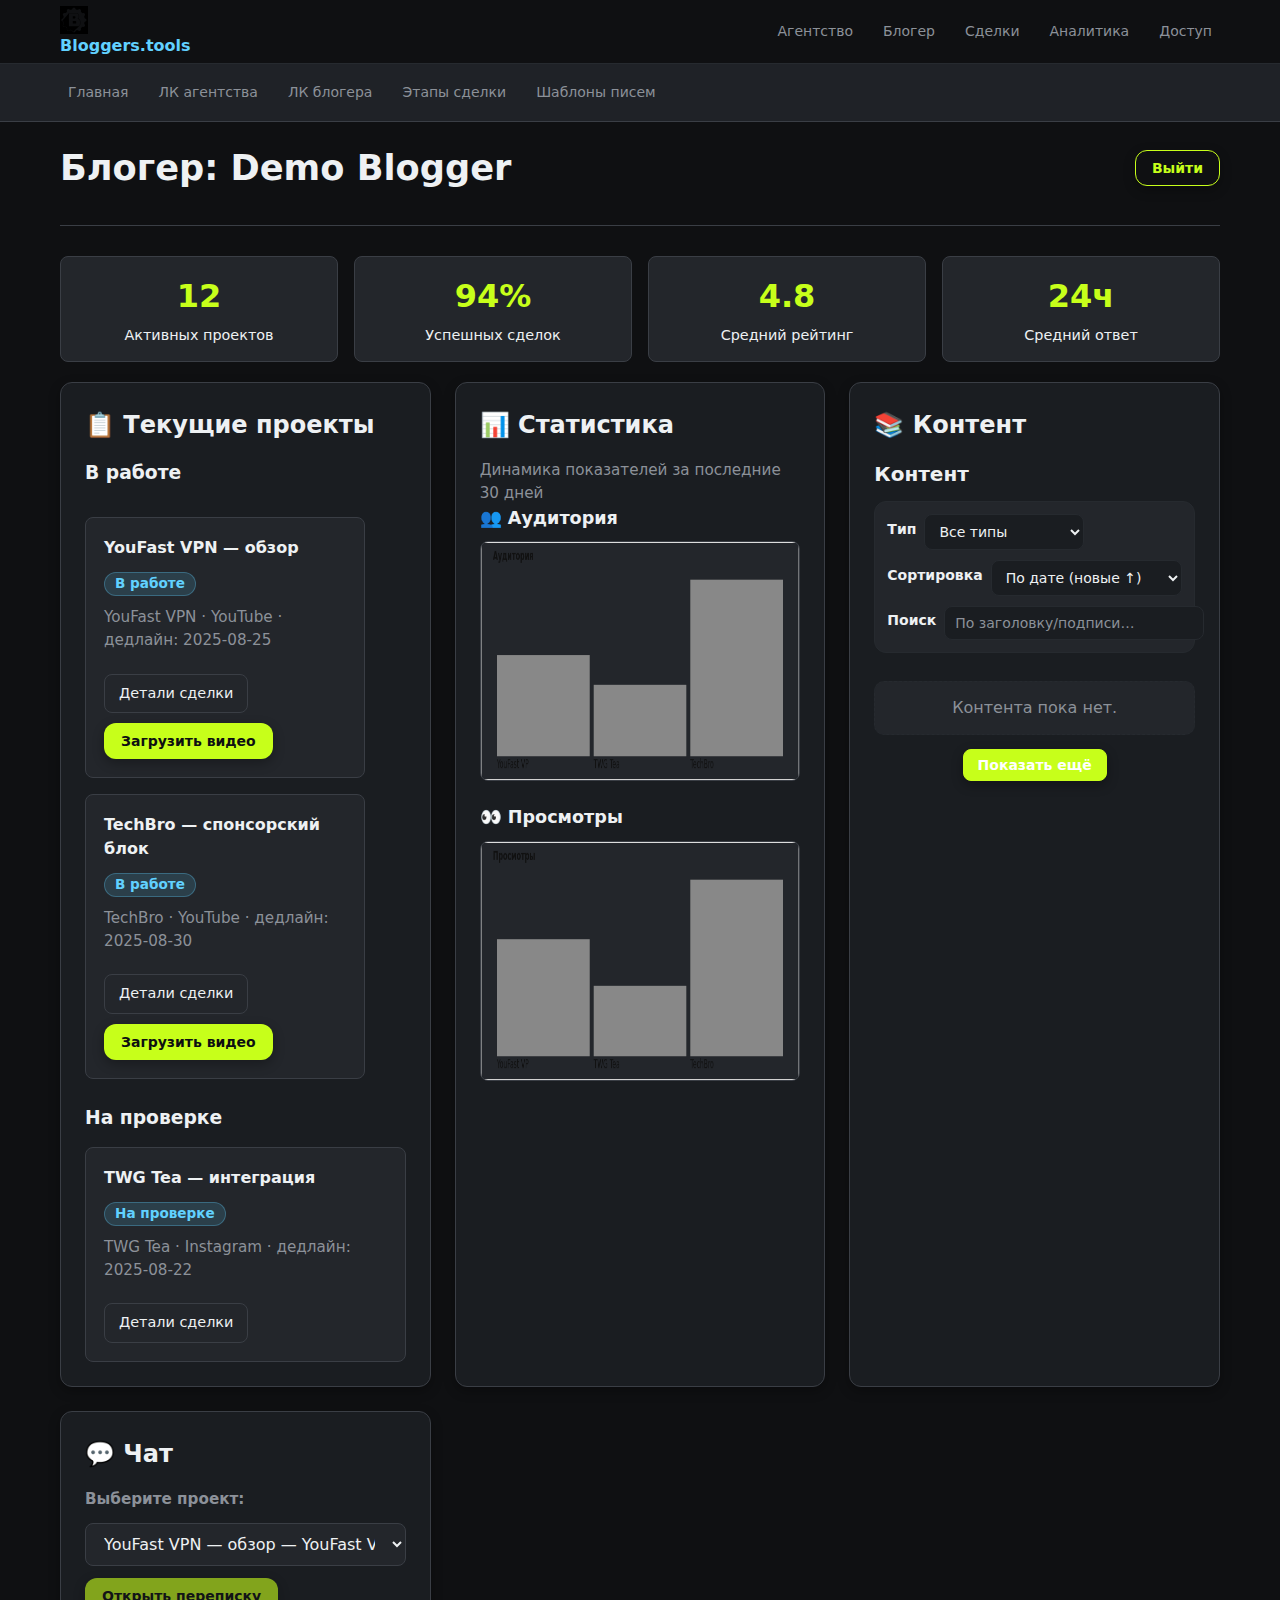
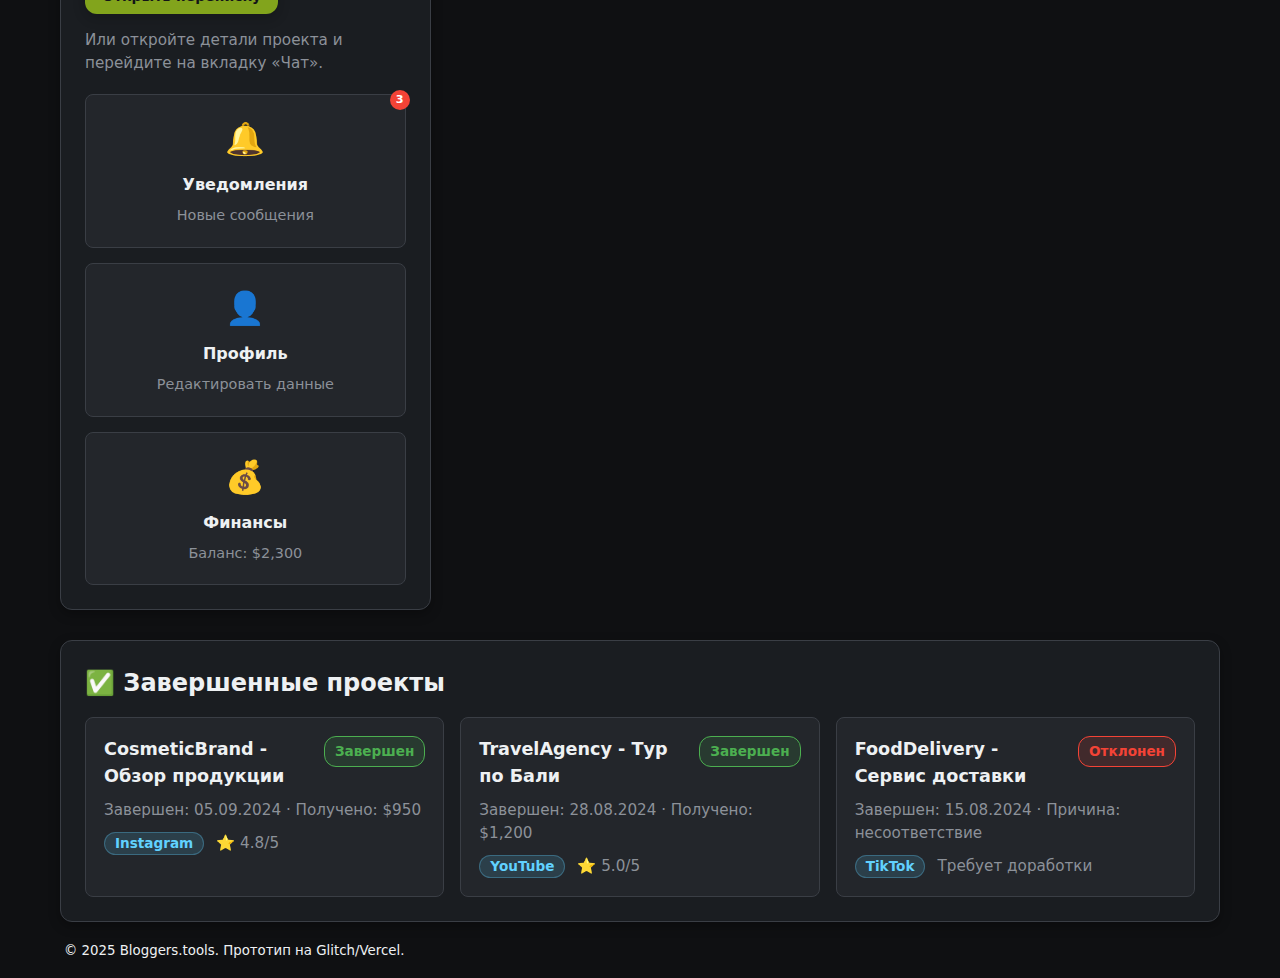
<file: blogger.html>
<!doctype html>
<html lang="ru">
<head>
  <meta charset="utf-8" />
  <meta name="viewport" content="width=device-width,initial-scale=1" />
  <title>ЛК блогера — Bloggers.tools</title>

  <!-- Preload critical resources -->
  <link rel="preload" href="/css/base.css" as="style">
  <link rel="preload" href="/css/layout.css" as="style">
  <link rel="preload" href="/js/include.js" as="script">

  <!-- Preconnect to external domains -->
  <link rel="preconnect" href="https://fonts.googleapis.com">
  <link rel="preconnect" href="https://fonts.gstatic.com" crossorigin>

  <!-- DNS-prefetch для внешних ресурсов -->
  <link rel="dns-prefetch" href="https://api.example.com">

  <!-- Установите цвет темы -->
  <meta name="theme-color" content="#1a1d21">

  <link rel="stylesheet" href="../css/base.css" />
  <link rel="stylesheet" href="../css/layout.css" />
  <!-- Content Feed styles -->
  <link rel="stylesheet" href="../css/content-feed.css" />

  <script defer src="../js/include.js"></script>
  <script defer src="../js/blogger.js"></script>
  <!-- Content Feed logic -->
  <script defer src="../js/content-feed.js"></script>

  <style>
    .page-header {
      display: flex;
      align-items: center;
      justify-content: space-between;
      gap: 20px;
      padding: 20px 0 30px;
      border-bottom: 1px solid var(--surface-border);
      margin-bottom: 30px;
    }
    .page-header h1 {
      margin: 0;
      color: var(--text);
      font-size: 2.2em;
    }

    .grid {
      display: grid;
      gap: 24px;
      grid-template-columns: repeat(auto-fit, minmax(350px, 1fr));
    }

    .card {
      padding: 24px;
      border: 1px solid var(--surface-border);
      border-radius: var(--radius);
      background: var(--surface);
      box-shadow: var(--shadow-2);
      transition: var(--transition);
    }
    .card:hover {
      box-shadow: var(--shadow-1);
      transform: translateY(-2px);
    }

    .card h2 {
      margin: 0 0 16px 0;
      color: var(--text);
      font-size: 1.5em;
      font-weight: 700;
    }

    .subgrid {
      display: grid;
      gap: 16px;
      grid-template-columns: repeat(auto-fit, minmax(280px, 1fr));
    }

    .deal {
      padding: 18px;
      border: 1px solid var(--surface-border);
      border-radius: var(--radius-sm);
      background: var(--surface-2);
      display: flex;
      flex-direction: column;
      gap: 10px;
      transition: var(--transition);
    }
    .deal:hover {
      border-color: var(--accent);
      transform: translateX(3px);
    }

    .deal-header {
      display: flex;
      justify-content: space-between;
      align-items: flex-start;
      gap: 10px;
    }

    .deal-title {
      color: var(--text);
      font-weight: 600;
      margin: 0;
      font-size: 1.1em;
    }

    .deal-status {
      font-size: 0.85em;
      font-weight: 600;
      padding: 4px 10px;
      border-radius: 12px;
      white-space: nowrap;
    }

    .status-in-progress {
      background: rgba(199, 255, 26, 0.15);
      color: var(--primary);
      border: 1px solid var(--primary);
    }
    .status-awaiting {
      background: rgba(155, 81, 255, 0.15);
      color: var(--accent);
      border: 1px solid var(--accent);
    }
    .status-completed {
      background: rgba(76, 175, 80, 0.15);
      color: var(--success);
      border: 1px solid var(--success);
    }
    .status-rejected {
      background: rgba(244, 67, 54, 0.15);
      color: var(--error);
      border: 1px solid var(--error);
    }

    .row {
      display: flex;
      gap: 12px;
      align-items: center;
      flex-wrap: wrap;
    }

    .badge {
      display: inline-block;
      padding: 4px 10px;
      border-radius: 999px;
      background: rgba(97, 209, 255, 0.15);
      color: var(--link);
      font-size: 0.85rem;
      font-weight: 600;
      border: 1px solid rgba(97, 209, 255, 0.3);
    }

    .meta {
      color: var(--text-muted);
      font-size: 0.95rem;
      margin: 0;
      line-height: 1.5;
    }

    .deal-actions {
      display: flex;
      gap: 10px;
      flex-wrap: wrap;
      margin-top: 12px;
    }

    .btn-ghost {
      padding: 8px 14px;
      border-radius: var(--radius-sm);
      border: 1px solid var(--surface-border);
      background: transparent;
      color: var(--text);
      font-size: 0.9em;
      cursor: pointer;
      transition: var(--transition);
    }
    .btn-ghost:hover {
      border-color: var(--accent);
      color: var(--accent);
      background: rgba(155, 81, 255, 0.1);
    }

    .cols {
      display: grid;
      gap: 20px;
      grid-template-columns: 1fr;
    }
    .cols > div {
      display: flex;
      flex-direction: column;
      gap: 15px;
    }

    canvas {
      width: 100%;
      height: 240px;
      border: 1px solid var(--surface-border);
      border-radius: var(--radius-sm);
      background: var(--surface-2);
    }

    .chart-container { position: relative; }
    .chart-title {
      color: var(--text);
      font-weight: 600;
      margin-bottom: 10px;
      font-size: 1.1em;
    }

    .chat-controls {
      display: flex;
      gap: 12px;
      flex-wrap: wrap;
      align-items: center;
      margin-bottom: 15px;
    }

    select {
      padding: 10px 14px;
      border-radius: var(--radius-sm);
      border: 1px solid var(--surface-border);
      background: var(--surface-2);
      color: var(--text);
      font-size: 1em;
      transition: var(--transition);
    }
    select:focus {
      outline: none;
      border-color: var(--accent);
      box-shadow: var(--focus);
    }

    .empty {
      color: var(--text-muted);
      font-style: italic;
      padding: 30px;
      text-align: center;
      background: var(--surface-2);
      border-radius: var(--radius-sm);
      border: 1px dashed var(--surface-border);
    }

    .stats-overview {
      display: grid;
      grid-template-columns: repeat(auto-fit, minmax(150px, 1fr));
      gap: 16px;
      margin: 20px 0;
    }

    .stat-item {
      text-align: center;
      padding: 15px;
      background: var(--surface-2);
      border-radius: var(--radius-sm);
      border: 1px solid var(--surface-border);
      transition: var(--transition);
    }
    .stat-item:hover {
      transform: translateY(-2px);
      box-shadow: var(--shadow-2);
    }

    .stat-value {
      font-size: 2em;
      font-weight: bold;
      color: var(--primary);
      margin-bottom: 5px;
    }
    .stat-label { color: var(--text); font-size: 0.9em; }

    .quick-actions {
      display: grid;
      grid-template-columns: repeat(auto-fit, minmax(200px, 1fr));
      gap: 15px;
      margin-top: 20px;
    }

    .action-card {
      padding: 20px;
      background: var(--surface-2);
      border-radius: var(--radius-sm);
      border: 1px solid var(--surface-border);
      text-align: center;
      cursor: pointer;
      transition: var(--transition);
      position: relative;
    }
    .action-card:hover {
      border-color: var(--accent);
      transform: translateY(-2px);
      background: var(--surface-3);
    }

    .action-icon {
      font-size: 2em;
      margin-bottom: 10px;
      display: block;
    }
    .action-title { color: var(--text); font-weight: 600; margin: 0 0 8px 0; }
    .action-desc { color: var(--text-muted); font-size: 0.9em; margin: 0; }

    .notification-badge {
      position: absolute;
      top: -5px;
      right: -5px;
      background: var(--error);
      color: white;
      border-radius: 50%;
      width: 20px;
      height: 20px;
      display: flex;
      align-items: center;
      justify-content: center;
      font-size: 0.7em;
      font-weight: bold;
    }

    .subgrid-title { margin: 0 0 15px 0; color: var(--text); }

    .btn:disabled { opacity: 0.6; cursor: not-allowed; }
    .btn:disabled:hover { background-color: var(--primary); border-color: var(--primary); transform: none; }

    .chart-hover-info {
      position: absolute;
      background: var(--surface);
      border: 1px solid var(--surface-border);
      padding: 8px 12px;
      border-radius: var(--radius-sm);
      font-size: 0.9em;
      color: var(--text);
      pointer-events: none;
      opacity: 0;
      transition: opacity 0.2s ease;
      z-index: 10;
      box-shadow: var(--shadow-2);
    }

    .chart-bar { transition: var(--transition); cursor: pointer; }
    .chart-bar:hover { opacity: 0.8; transform: scale(1.05); }

    @media (min-width: 768px) { .cols { grid-template-columns: 1fr 1fr; } }
    @media (max-width: 768px) {
      .page-header { flex-direction: column; align-items: flex-start; gap: 15px; }
      .grid { grid-template-columns: 1fr; }
      .chat-controls { flex-direction: column; align-items: flex-start; }
    }

    @keyframes fadeIn { from { opacity: 0; transform: translateY(10px); } to { opacity: 1; transform: translateY(0); } }
    .fade-in { animation: fadeIn 0.5s ease; }

    ::-webkit-scrollbar { width: 8px; }
    ::-webkit-scrollbar-track { background: var(--surface-2); border-radius: 4px; }
    ::-webkit-scrollbar-thumb { background: var(--surface-border); border-radius: 4px; }
    ::-webkit-scrollbar-thumb:hover { background: var(--accent); }
  </style>
</head>
<body>
  <div data-include="../components/header.html"></div>
  <div data-include="../components/nav.html"></div>

  <main class="container">
    <div class="page-header">
      <h1>Блогер: <span id="bloggerName">Demo Blogger</span></h1>
      <button id="logoutBlogger" class="btn btn-secondary" type="button">Выйти</button>
    </div>

    <!-- Общая статистика -->
    <div class="stats-overview">
      <div class="stat-item fade-in">
        <div class="stat-value">12</div>
        <div class="stat-label">Активных проектов</div>
      </div>
      <div class="stat-item fade-in">
        <div class="stat-value">94%</div>
        <div class="stat-label">Успешных сделок</div>
      </div>
      <div class="stat-item fade-in">
        <div class="stat-value">4.8</div>
        <div class="stat-label">Средний рейтинг</div>
      </div>
      <div class="stat-item fade-in">
        <div class="stat-value">24ч</div>
        <div class="stat-label">Средний ответ</div>
      </div>
    </div>

    <section class="grid">
      <!-- Текущие проекты -->
      <article class="card" aria-labelledby="projects-title">
        <h2 id="projects-title">📋 Текущие проекты</h2>
        <div class="cols">
          <div>
            <h3 class="subgrid-title">В работе</h3>
            <div id="inProgress" class="subgrid" aria-live="polite" aria-busy="true">
              <div class="deal fade-in">
                <div class="deal-header">
                  <h4 class="deal-title">TechBrand - Обзор смартфона</h4>
                  <span class="deal-status status-in-progress">В работе</span>
                </div>
                <p class="meta">Срок: до 15.09.2024 · Бюджет: $1,200</p>
                <div class="row">
                  <span class="badge">YouTube</span>
                  <span class="meta">3 дня осталось</span>
                </div>
                <div class="deal-actions">
                  <button class="btn-ghost">📁 Материалы</button>
                  <button class="btn-ghost">💬 Чат</button>
                  <button class="btn-ghost">📤 Сдать работу</button>
                </div>
              </div>

              <div class="deal fade-in">
                <div class="deal-header">
                  <h4 class="deal-title">FashionStore - Коллекция</h4>
                  <span class="deal-status status-in-progress">В работе</span>
                </div>
                <p class="meta">Срок: до 20.09.2024 · Бюджет: $800</p>
                <div class="row">
                  <span class="badge">Instagram</span>
                  <span class="meta">8 дней осталось</span>
                </div>
                <div class="deal-actions">
                  <button class="btn-ghost">📁 Материалы</button>
                  <button class="btn-ghost">💬 Чат</button>
                  <button class="btn-ghost">📤 Сдать работу</button>
                </div>
              </div>
            </div>
          </div>
        </div>

        <!-- Блок "На проверке" -->
        <div style="margin-top: 25px;">
          <h3 class="subgrid-title">На проверке</h3>
          <div id="awaiting" class="subgrid" aria-live="polite" aria-busy="true">
            <div class="deal fade-in">
              <div class="deal-header">
                <h4 class="deal-title">GameStudio - Анонс игры</h4>
                <span class="deal-status status-awaiting">На проверке</span>
              </div>
              <p class="meta">Сдано: 10.09.2024 · Бюджет: $1,500</p>
              <div class="row">
                <span class="badge">YouTube</span>
                <span class="meta">Ожидает одобрения</span>
              </div>
              <div class="deal-actions">
                <button class="btn-ghost">👀 Предпросмотр</button>
                <button class="btn-ghost">💬 Чат</button>
              </div>
            </div>
          </div>
        </div>
      </article>

      <!-- Статистика -->
      <article class="card" aria-labelledby="stats-title">
        <h2 id="stats-title">📊 Статистика</h2>
        <p class="meta">Динамика показателей за последние 30 дней</p>
        <div class="subgrid">
          <div class="chart-container">
            <div class="chart-title">👥 Аудитория</div>
            <canvas id="audChart" width="640" height="240" aria-label="График роста аудитории" role="img"></canvas>
            <div class="chart-hover-info" id="audHoverInfo"></div>
          </div>
          <div class="chart-container">
            <div class="chart-title">👀 Просмотры</div>
            <canvas id="viewsChart" width="640" height="240" aria-label="График просмотров" role="img"></canvas>
            <div class="chart-hover-info" id="viewsHoverInfo"></div>
          </div>
        </div>
      </article>

      <!-- Контент блогера -->
      <article class="card" id="content-section" aria-labelledby="content-title">
        <h2 id="content-title">📚 Контент</h2>
        <!-- Контейнер, в который монтируется лента -->
        <div id="contentFeed" class="content-feed-root" aria-live="polite"></div>
      </article>

      <!-- Чат и быстрые действия -->
      <article class="card" aria-labelledby="chat-title">
        <h2 id="chat-title">💬 Чат</h2>
        <div class="chat-controls">
          <label for="chatDealSelect" class="meta">Выберите проект:</label>
          <select id="chatDealSelect">
            <option value="">-- Выберите проект --</option>
            <option value="1">TechBrand - Обзор смартфона</option>
            <option value="2">FashionStore - Коллекция</option>
            <option value="3">GameStudio - Анонс игры</option>
          </select>
          <button id="openChatBtn" class="btn" type="button" disabled>Открыть переписку</button>
        </div>
        <p class="meta">Или откройте детали проекта и перейдите на вкладку «Чат».</p>

        <div class="quick-actions">
          <div class="action-card" onclick="location.href='#notifications'">
            <span class="action-icon">🔔</span>
            <div class="notification-badge">3</div>
            <div class="action-title">Уведомления</div>
            <div class="action-desc">Новые сообщения</div>
          </div>
          <div class="action-card" onclick="location.href='#profile'">
            <span class="action-icon">👤</span>
            <div class="action-title">Профиль</div>
            <div class="action-desc">Редактировать данные</div>
          </div>
          <div class="action-card" onclick="location.href='#finance'">
            <span class="action-icon">💰</span>
            <div class="action-title">Финансы</div>
            <div class="action-desc">Баланс: $2,300</div>
          </div>
        </div>
      </article>
    </section>

    <!-- Завершенные проекты -->
    <article class="card" style="margin-top: 30px;">
      <h2>✅ Завершенные проекты</h2>
      <div class="subgrid">
        <div class="deal fade-in">
          <div class="deal-header">
            <h4 class="deal-title">CosmeticBrand - Обзор продукции</h4>
            <span class="deal-status status-completed">Завершен</span>
          </div>
          <p class="meta">Завершен: 05.09.2024 · Получено: $950</p>
          <div class="row">
            <span class="badge">Instagram</span>
            <span class="meta">⭐ 4.8/5</span>
          </div>
        </div>

        <div class="deal fade-in">
          <div class="deal-header">
            <h4 class="deal-title">TravelAgency - Тур по Бали</h4>
            <span class="deal-status status-completed">Завершен</span>
          </div>
          <p class="meta">Завершен: 28.08.2024 · Получено: $1,200</p>
          <div class="row">
            <span class="badge">YouTube</span>
            <span class="meta">⭐ 5.0/5</span>
          </div>
        </div>

        <div class="deal fade-in">
          <div class="deal-header">
            <h4 class="deal-title">FoodDelivery - Сервис доставки</h4>
            <span class="deal-status status-rejected">Отклонен</span>
          </div>
          <p class="meta">Завершен: 15.08.2024 · Причина: несоответствие</p>
          <div class="row">
            <span class="badge">TikTok</span>
            <span class="meta">Требует доработки</span>
          </div>
        </div>
      </div>
    </article>
  </main>

  <div data-include="../components/footer.html"></div>

  <script>
    document.addEventListener('DOMContentLoaded', function() {
      // Загрузка имени блогера
      const bloggerName = localStorage.getItem('bloggerName') || 'Demo Blogger';
      document.getElementById('bloggerName').textContent = bloggerName;

      // Обработчик выхода
      document.getElementById('logoutBlogger').addEventListener('click', function() {
        if (confirm('Вы уверены, что хотите выйти?')) {
          localStorage.removeItem('bloggerName');
          localStorage.removeItem('userRole');
          localStorage.removeItem('bloggerData');
          window.location.href = '../index.html';
        }
      });

      // Элементы для управления чатом
      const dealSelect = document.getElementById('chatDealSelect');
      const openChatBtn = document.getElementById('openChatBtn');

      function updateChatButtonState() {
        openChatBtn.disabled = !dealSelect.value;
      }
      if (dealSelect && openChatBtn) {
        dealSelect.addEventListener('change', updateChatButtonState);
        updateChatButtonState();
      }
      if (openChatBtn) {
        openChatBtn.addEventListener('click', function() {
          const selectedDeal = dealSelect.value;
          if (!selectedDeal) {
            showNotification('Пожалуйста, выберите проект для переписки', 'error');
            return;
          }
          showNotification('Чат открыт для выбранного проекта: ' + dealSelect.options[dealSelect.selectedIndex].text);
        });
      }

      // Имитация загрузки данных
      setTimeout(() => {
        const inProgress = document.getElementById('inProgress');
        const awaiting = document.getElementById('awaiting');
        if (inProgress) inProgress.setAttribute('aria-busy', 'false');
        if (awaiting) awaiting.setAttribute('aria-busy', 'false');
        initChartsWithHover();
      }, 1000);

      function initChartsWithHover() {
        const audCanvas = document.getElementById('audChart');
        const viewsCanvas = document.getElementById('viewsChart');
        const audHoverInfo = document.getElementById('audHoverInfo');
        const viewsHoverInfo = document.getElementById('viewsHoverInfo');

        if (audCanvas && viewsCanvas) {
          createSimpleChart(audCanvas, [125, 134, 128, 142, 138, 156, 162], 'Подписчики', audHoverInfo);
          createSimpleChart(viewsCanvas, [45000, 48000, 52000, 49000, 51000, 58000, 62000], 'Просмотры', viewsHoverInfo);
        }
      }

      function createSimpleChart(canvas, data, label, hoverInfo) {
        const ctx = canvas.getContext('2d');
        const width = canvas.width;
        const height = canvas.height;
        const padding = 40;
        const maxValue = Math.max(...data) * 1.1;

        ctx.clearRect(0, 0, width, height);

        ctx.strokeStyle = 'rgba(255, 255, 255, 0.1)';
        ctx.lineWidth = 1;

        for (let i = 0; i <= 5; i++) {
          const y = padding + (height - padding * 2) * (1 - i / 5);
          ctx.beginPath();
          ctx.moveTo(padding, y);
          ctx.lineTo(width - padding, y);
          ctx.stroke();
        }

        let progress = 0;
        const animate = () => {
          progress += 0.02;
          if (progress > 1) progress = 1;

          ctx.clearRect(0, 0, width, height);

          ctx.strokeStyle = 'rgba(255, 255, 255, 0.1)';
          for (let i = 0; i <= 5; i++) {
            const y = padding + (height - padding * 2) * (1 - i / 5);
            ctx.beginPath();
            ctx.moveTo(padding, y);
            ctx.lineTo(width - padding, y);
            ctx.stroke();
          }

          ctx.strokeStyle = 'var(--primary)';
          ctx.fillStyle = 'rgba(199, 255, 26, 0.2)';
          ctx.lineWidth = 3;

          ctx.beginPath();
          const barWidth = (width - padding * 2) / data.length;

          for (let i = 0; i < data.length; i++) {
            const x = padding + i * barWidth + barWidth / 2;
            const y = height - padding - (data[i] / maxValue) * (height - padding * 2) * progress;

            if (i === 0) ctx.moveTo(x, y);
            else ctx.lineTo(x, y);
          }
          ctx.stroke();

          for (let i = 0; i < data.length; i++) {
            const x = padding + i * barWidth + barWidth / 2;
            const y = height - padding - (data[i] / maxValue) * (height - padding * 2) * progress;

            ctx.beginPath();
            ctx.arc(x, y, 6, 0, Math.PI * 2);
            ctx.fillStyle = 'var(--primary)';
            ctx.fill();
            ctx.strokeStyle = 'var(--surface)';
            ctx.lineWidth = 2;
            ctx.stroke();
          }

          canvas.onmousemove = (e) => {
            const rect = canvas.getBoundingClientRect();
            const x = e.clientX - rect.left;
            const barWidth = (width - padding * 2) / data.length;

            for (let i = 0; i < data.length; i++) {
              const barX = padding + i * barWidth;
              if (x >= barX && x <= barX + barWidth) {
                const value = data[i];
                hoverInfo.textContent = `${label}: ${value.toLocaleString()}`;
                hoverInfo.style.left = (barX + barWidth / 2) + 'px';
                hoverInfo.style.top = (height - padding - (value / maxValue) * (height - padding * 2) - 30) + 'px';
                hoverInfo.style.opacity = '1';
                return;
              }
            }
            hoverInfo.style.opacity = '0';
          };
          canvas.onmouseleave = () => { hoverInfo.style.opacity = '0'; };

          if (progress < 1) requestAnimationFrame(animate);
        };
        animate();
      }

      function showNotification(message, type = 'success') {
        const notification = document.createElement('div');
        notification.textContent = message;
        notification.style.cssText = `
          position: fixed;
          top: 20px;
          right: 20px;
          padding: 12px 20px;
          border-radius: var(--radius);
          color: white;
          font-weight: 600;
          z-index: 1000;
          box-shadow: var(--shadow-3);
          animation: slideIn 0.3s ease, fadeOut 0.3s ease 2.7s forwards;
        `;
        if (type === 'success') notification.style.background = 'var(--success)';
        else if (type === 'error') notification.style.background = 'var(--error)';
        else if (type === 'info') notification.style.background = 'var(--info)';

        document.body.appendChild(notification);
        setTimeout(() => { notification.parentNode && notification.parentNode.removeChild(notification); }, 3000);
      }

      function loadBloggerData() {
        const savedData = localStorage.getItem('bloggerData');
        if (savedData) {
          const data = JSON.parse(savedData);
          document.getElementById('bloggerName').textContent = data.name || 'Demo Blogger';
        }
      }

      // === МОНТИРОВАНИЕ ЛЕНТЫ КОНТЕНТА ===
      (function mountContentFeed() {
        const el = document.getElementById('contentFeed');
        if (!el || !window.ContentFeed) return;

        // Пытаемся понять, какой профиль загружаем
        const urlParams = new URLSearchParams(window.location.search);
        const idFromQuery = urlParams.get('id');

        let opts = { dataUrl: '../json/bloggers.json' };

        // Из localStorage
        const savedData = localStorage.getItem('bloggerData');
        if (savedData) {
          try {
            const data = JSON.parse(savedData);
            if (data && data.id) opts.bloggerId = data.id;
            else if (data && data.username) opts.username = data.username;
          } catch(e) {}
        }
        // Из URL-параметра
        if (idFromQuery && !opts.bloggerId) opts.bloggerId = idFromQuery;

        // Монтируем
        try {
          window.ContentFeed.mount('#contentFeed', opts);
        } catch (e) {
          console.error('ContentFeed mount error:', e);
          el.innerHTML = '<div class="empty">Не удалось загрузить контент. Попробуйте обновить страницу.</div>';
        }
      })();

      // Инициализация
      loadBloggerData();
    });
  </script>
</body>
</html>
</file>
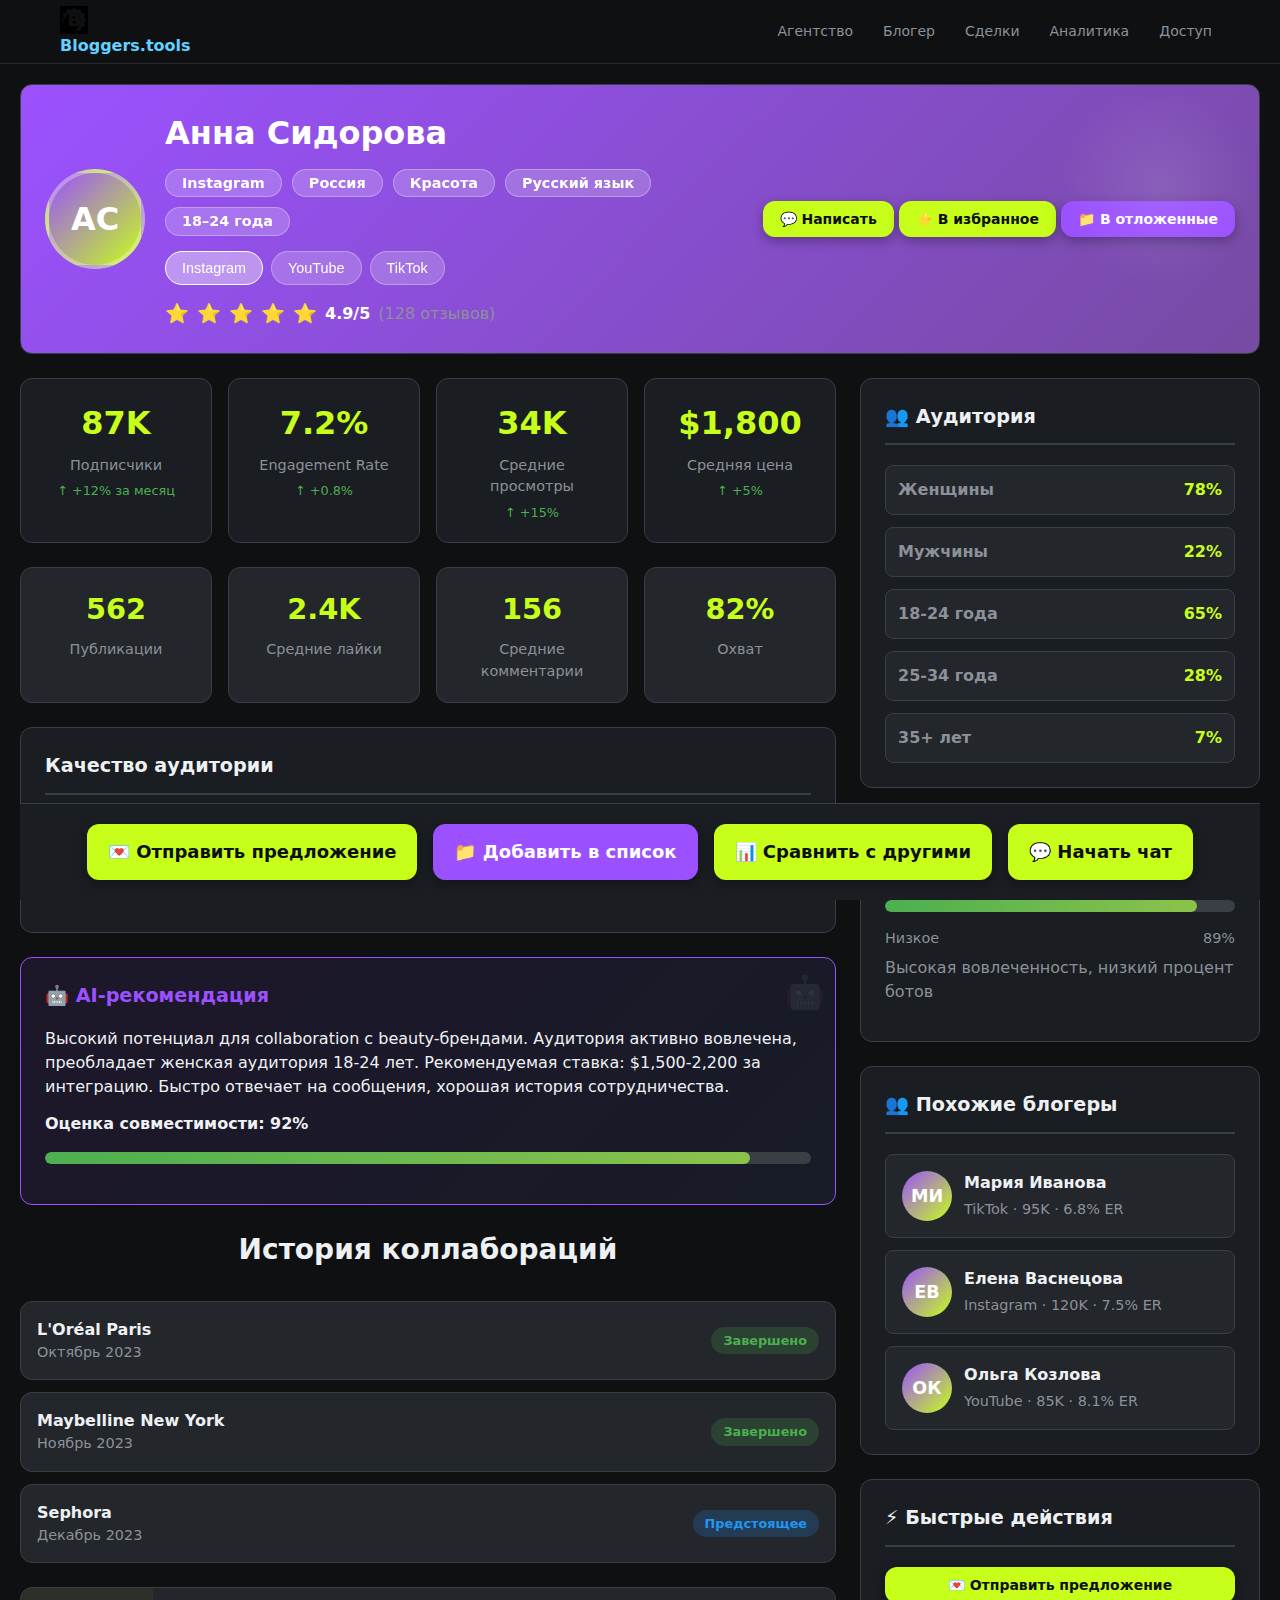
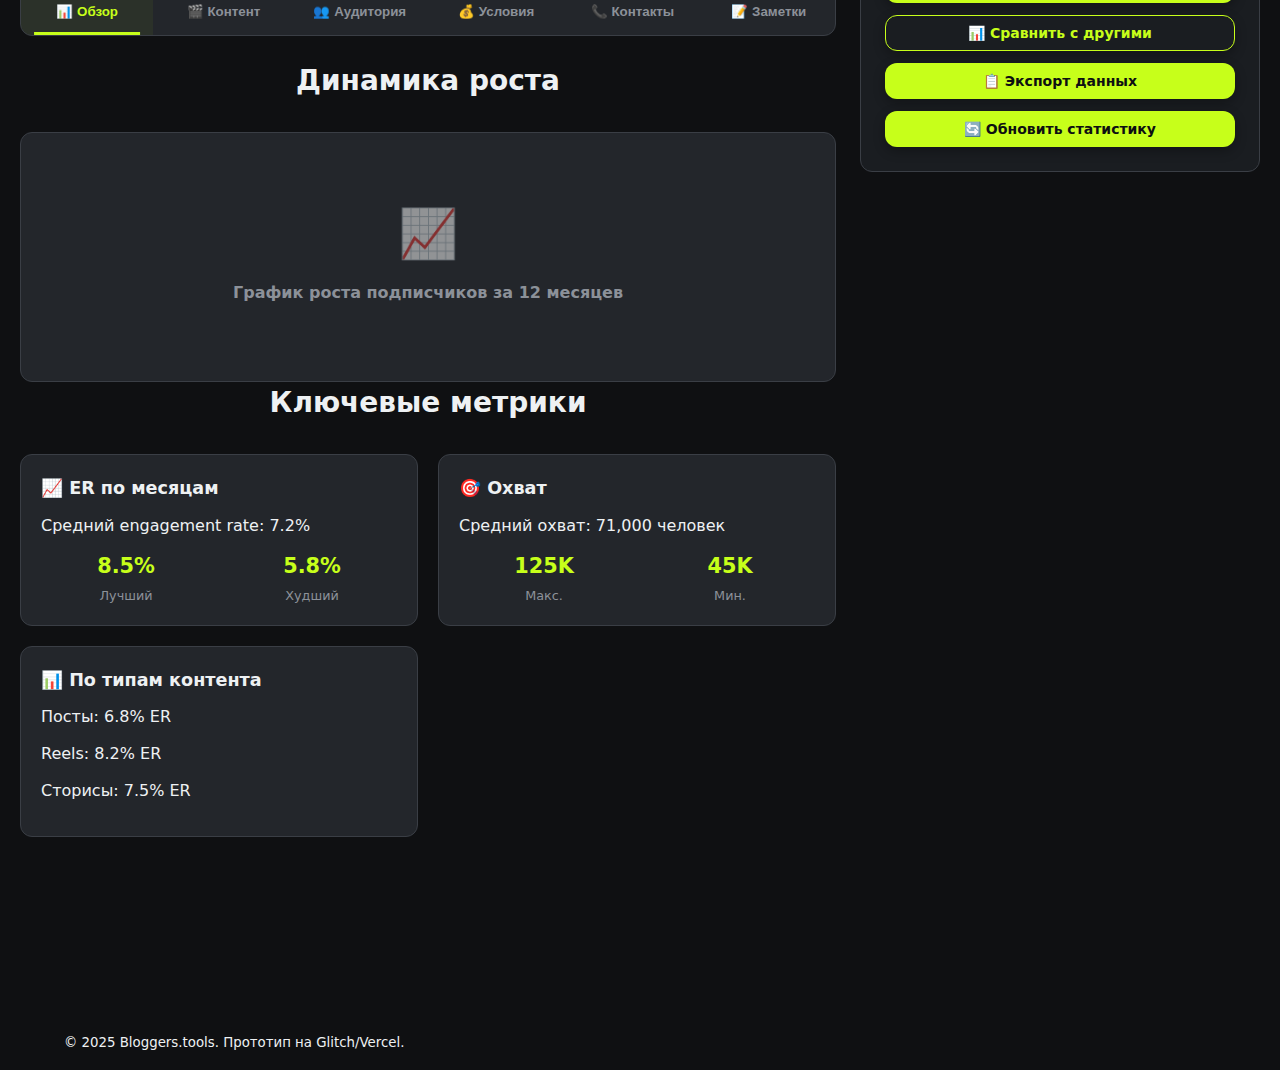
<file: creator.html>
<!doctype html>
<html lang="ru">
<head>
  <meta charset="utf-8" />
  <meta name="viewport" content="width=device-width,initial-scale=1" />
  <title>Полная анкета блогера — Bloggers.tools</title>

  <!-- Preload critical resources -->
  <link rel="preload" href="/css/base.css" as="style">
  <link rel="preload" href="/css/layout.css" as="style">
  <link rel="preload" href="/js/include.js" as="script">

  <!-- Preconnect to external domains -->
  <link rel="preconnect" href="https://fonts.googleapis.com">
  <link rel="preconnect" href="https://fonts.gstatic.com" crossorigin>

  <!-- DNS-prefetch для внешних ресурсов -->
  <link rel="dns-prefetch" href="https://api.example.com">

  <!-- Установите цвет темы -->
  <meta name="theme-color" content="#ffffff">

  <!-- Стили -->
  <link rel="stylesheet" href="../css/base.css?v=5" />
  <link rel="stylesheet" href="../css/layout.css?v=5" />

  <!-- Вставка общих компонентов -->
  <script defer src="../js/include.js?v=5"></script>

  <style>
    .blogger-profile {
      max-width: 1400px;
      margin: 0 auto;
      padding: 20px;
    }
    
    .profile-header {
      display: grid;
      grid-template-columns: auto 1fr auto;
      gap: 20px;
      align-items: center;
      background: var(--surface);
      padding: 24px;
      border-radius: var(--radius);
      border: 1px solid var(--surface-border);
      margin-bottom: 24px;
      background: linear-gradient(135deg, var(--accent) 0%, #764ba2 100%);
      color: white;
      position: relative;
      overflow: hidden;
    }
    
    .profile-header::before {
      content: '';
      position: absolute;
      top: 0;
      right: 0;
      width: 200px;
      height: 200px;
      background: radial-gradient(circle, rgba(255,255,255,0.1) 0%, transparent 70%);
    }
    
    .blogger-avatar {
      width: 100px;
      height: 100px;
      border-radius: 50%;
      border: 4px solid rgba(255, 255, 255, 0.3);
      object-fit: cover;
      background: linear-gradient(135deg, var(--accent) 0%, var(--primary) 100%);
      display: flex;
      align-items: center;
      justify-content: center;
      color: white;
      font-weight: bold;
      font-size: 2em;
      position: relative;
      z-index: 2;
    }
    
    .blogger-info {
      position: relative;
      z-index: 2;
    }
    
    .blogger-info h1 {
      color: white;
      margin: 0 0 12px 0;
      font-size: 2em;
      display: flex;
      align-items: center;
      gap: 15px;
      flex-wrap: wrap;
    }
    
    .blogger-badges {
      display: flex;
      gap: 10px;
      flex-wrap: wrap;
      margin-bottom: 15px;
    }
    
    .badge {
      display: inline-block;
      padding: 6px 16px;
      border-radius: 20px;
      background: rgba(255, 255, 255, 0.2);
      color: white;
      font-size: 0.9em;
      font-weight: 600;
      border: 1px solid rgba(255, 255, 255, 0.3);
      backdrop-filter: blur(10px);
    }
    
    .badge-verified {
      background: rgba(76, 175, 80, 0.3);
      border-color: rgba(76, 175, 80, 0.5);
    }
    
    .badge-premium {
      background: rgba(255, 193, 7, 0.3);
      border-color: rgba(255, 193, 7, 0.5);
    }
    
    .badge-trending {
      background: rgba(233, 30, 99, 0.3);
      border-color: rgba(233, 30, 99, 0.5);
      animation: pulse 2s infinite;
    }
    
    @keyframes pulse {
      0% { transform: scale(1); }
      50% { transform: scale(1.05); }
      100% { transform: scale(1); }
    }
    
    .platform-switcher {
      display: flex;
      gap: 8px;
      margin: 15px 0;
      flex-wrap: wrap;
    }
    
    .platform-btn {
      padding: 8px 16px;
      background: rgba(255, 255, 255, 0.2);
      border: 1px solid rgba(255, 255, 255, 0.3);
      border-radius: 20px;
      color: white;
      cursor: pointer;
      transition: all 0.3s ease;
      font-size: 0.9em;
      backdrop-filter: blur(10px);
    }
    
    .platform-btn.active {
      background: rgba(255, 255, 255, 0.4);
      border-color: white;
    }
    
    .rating {
      display: flex;
      align-items: center;
      gap: 8px;
      margin-top: 10px;
    }
    
    .star {
      color: #FFD700;
      font-size: 1.2em;
    }
    
    .profile-grid {
      display: grid;
      grid-template-columns: 1fr 400px;
      gap: 24px;
    }
    
    .metrics-grid {
      display: grid;
      grid-template-columns: repeat(4, 1fr);
      gap: 16px;
      margin-bottom: 24px;
    }
    
    .metric-card {
      background: var(--surface);
      border: 1px solid var(--surface-border);
      border-radius: var(--radius);
      padding: 20px;
      text-align: center;
      transition: all 0.3s ease;
      position: relative;
      overflow: hidden;
    }
    
    .metric-card::before {
      content: '';
      position: absolute;
      top: 0;
      left: 0;
      right: 0;
      height: 4px;
      background: linear-gradient(90deg, var(--accent), var(--primary));
      opacity: 0;
      transition: opacity 0.3s ease;
    }
    
    .metric-card:hover {
      transform: translateY(-2px);
      box-shadow: var(--shadow-3);
    }
    
    .metric-card:hover::before {
      opacity: 1;
    }
    
    .metric-value {
      font-size: 2em;
      font-weight: bold;
      color: var(--primary);
      margin-bottom: 8px;
    }
    
    .metric-label {
      color: var(--text-muted);
      font-size: 0.9em;
    }
    
    .metric-trend {
      font-size: 0.8em;
      margin-top: 5px;
      display: flex;
      align-items: center;
      justify-content: center;
      gap: 4px;
    }
    
    .trend-up {
      color: #4CAF50;
    }
    
    .trend-down {
      color: #F44336;
    }
    
    .highlights-grid {
      display: grid;
      grid-template-columns: repeat(auto-fit, minmax(150px, 1fr));
      gap: 16px;
      margin: 24px 0;
    }
    
    .highlight-item {
      text-align: center;
      padding: 20px;
      background: var(--surface-2);
      border-radius: var(--radius);
      border: 1px solid var(--surface-border);
      transition: all 0.3s ease;
    }
    
    .highlight-item:hover {
      transform: translateY(-2px);
      box-shadow: var(--shadow-2);
    }
    
    .highlight-value {
      font-size: 1.8em;
      font-weight: bold;
      color: var(--primary);
      margin-bottom: 8px;
    }
    
    .highlight-label {
      font-size: 0.9em;
      color: var(--text-muted);
    }
    
    .tabs {
      display: flex;
      gap: 4px;
      margin-bottom: 24px;
      background: var(--surface-2);
      border-radius: var(--radius);
      overflow: hidden;
      border: 1px solid var(--surface-border);
      position: sticky;
      top: 84px;
      z-index: 90;
      backdrop-filter: blur(10px);
    }
    
    .tab {
      flex: 1;
      padding: 16px;
      background: transparent;
      border: none;
      color: var(--text-muted);
      cursor: pointer;
      transition: all 0.3s ease;
      font-weight: 600;
      min-width: 120px;
      position: relative;
      overflow: hidden;
    }
    
    .tab::after {
      content: '';
      position: absolute;
      bottom: 0;
      left: 50%;
      width: 0;
      height: 3px;
      background: var(--primary);
      transition: all 0.3s ease;
      transform: translateX(-50%);
    }
    
    .tab:hover,
    .tab.active {
      color: var(--primary);
      background: rgba(var(--primary-rgb), 0.05);
    }
    
    .tab.active::after {
      width: 80%;
    }
    
    .tab-content {
      display: none;
      animation: fadeIn 0.3s ease;
    }
    
    .tab-content.active {
      display: block;
    }
    
    @keyframes fadeIn {
      from { opacity: 0; transform: translateY(10px); }
      to { opacity: 1; transform: translateY(0); }
    }
    
    .notes-section {
      background: var(--surface);
      border: 1px solid var(--surface-border);
      border-radius: var(--radius);
      padding: 24px;
      margin-bottom: 24px;
    }
    
    .notes-list {
      margin-top: 20px;
    }
    
    .note-card {
      background: var(--surface-2);
      border: 1px solid var(--surface-border);
      border-radius: var(--radius-sm);
      padding: 20px;
      margin-bottom: 16px;
      position: relative;
      transition: all 0.3s ease;
    }
    
    .note-card:hover {
      transform: translateX(5px);
      box-shadow: var(--shadow-1);
    }
    
    .note-header {
      display: flex;
      justify-content: space-between;
      align-items: center;
      margin-bottom: 12px;
    }
    
    .note-date {
      color: var(--text-muted);
      font-size: 0.85em;
    }
    
    .note-actions {
      display: flex;
      gap: 8px;
    }
    
    .note-actions button {
      padding: 4px 8px;
      border: none;
      background: transparent;
      color: var(--text-muted);
      cursor: pointer;
      font-size: 0.9em;
      border-radius: var(--radius-sm);
      transition: all 0.3s ease;
    }
    
    .note-actions button:hover {
      background: var(--surface);
      color: var(--primary);
    }
    
    .note-text {
      color: var(--text-on-surface);
      margin: 0;
      line-height: 1.6;
    }
    
    textarea {
      width: 100%;
      min-height: 120px;
      border-radius: var(--radius-sm);
      border: 1px solid var(--surface-border);
      background: var(--surface);
      color: var(--text-on-surface);
      padding: 16px;
      resize: vertical;
      font-family: inherit;
      font-size: 1em;
      transition: all 0.3s ease;
    }
    
    textarea:focus {
      outline: none;
      border-color: var(--accent);
      box-shadow: 0 0 0 3px rgba(155, 81, 255, 0.1);
    }
    
    .sidebar {
      display: flex;
      flex-direction: column;
      gap: 24px;
    }
    
    .sidebar-card {
      background: var(--surface);
      border: 1px solid var(--surface-border);
      border-radius: var(--radius);
      padding: 24px;
      transition: all 0.3s ease;
    }
    
    .sidebar-card:hover {
      box-shadow: var(--shadow-2);
    }
    
    .sidebar-card h3 {
      margin: 0 0 20px 0;
      color: var(--text-on-surface);
      font-size: 1.2em;
      padding-bottom: 12px;
      border-bottom: 2px solid var(--surface-border);
    }
    
    .audience-list {
      display: flex;
      flex-direction: column;
      gap: 12px;
    }
    
    .audience-item {
      display: flex;
      justify-content: space-between;
      align-items: center;
      padding: 12px;
      background: var(--surface-2);
      border-radius: var(--radius-sm);
      border: 1px solid var(--surface-border);
      transition: all 0.3s ease;
    }
    
    .audience-item:hover {
      background: var(--surface);
      transform: translateX(3px);
    }
    
    .audience-label {
      color: var(--text-muted);
      font-weight: 600;
    }
    
    .audience-value {
      color: var(--primary);
      font-weight: bold;
    }
    
    .similar-bloggers {
      display: flex;
      flex-direction: column;
      gap: 12px;
    }
    
    .similar-blogger {
      display: flex;
      align-items: center;
      gap: 12px;
      padding: 16px;
      background: var(--surface-2);
      border: 1px solid var(--surface-border);
      border-radius: var(--radius-sm);
      text-decoration: none;
      color: var(--text-on-surface);
      transition: all 0.3s ease;
    }
    
    .similar-blogger:hover {
      background: var(--surface);
      border-color: var(--accent);
      transform: translateX(4px);
    }
    
    .similar-avatar {
      width: 50px;
      height: 50px;
      border-radius: 50%;
      background: linear-gradient(135deg, var(--accent) 0%, var(--primary) 100%);
      display: flex;
      align-items: center;
      justify-content: center;
      color: white;
      font-weight: bold;
      font-size: 1.1em;
      flex-shrink: 0;
    }
    
    .similar-info {
      flex: 1;
    }
    
    .similar-name {
      font-weight: 600;
      margin-bottom: 4px;
    }
    
    .similar-stats {
      font-size: 0.9em;
      color: var(--text-muted);
    }
    
    .quality-meter {
      height: 12px;
      background: var(--surface-border);
      border-radius: 6px;
      margin: 16px 0;
      overflow: hidden;
    }
    
    .quality-fill {
      height: 100%;
      background: linear-gradient(90deg, #4CAF50, #8BC34A);
      border-radius: 6px;
      transition: width 1s ease;
    }
    
    .quality-labels {
      display: flex;
      justify-content: space-between;
      font-size: 0.9em;
      color: var(--text-muted);
    }
    
    .content-type-tabs {
      display: flex;
      gap: 4px;
      margin: 20px 0;
      background: var(--surface-2);
      border-radius: var(--radius-sm);
      overflow: hidden;
      border: 1px solid var(--surface-border);
    }
    
    .content-type-tab {
      flex: 1;
      padding: 12px;
      background: transparent;
      border: none;
      color: var(--text-muted);
      cursor: pointer;
      transition: all 0.3s ease;
      font-size: 0.9em;
    }
    
    .content-type-tab.active {
      background: var(--primary);
      color: var(--primary-ink);
    }
    
    .content-grid {
      display: grid;
      grid-template-columns: repeat(auto-fit, minmax(300px, 1fr));
      gap: 20px;
      margin: 20px 0;
    }
    
    .content-item {
      padding: 20px;
      background: var(--surface-2);
      border-radius: var(--radius);
      border: 1px solid var(--surface-border);
      transition: all 0.3s ease;
      cursor: pointer;
    }
    
    .content-item:hover {
      transform: translateY(-2px);
      box-shadow: var(--shadow-3);
    }
    
    .content-item h4 {
      margin: 0 0 12px 0;
      color: var(--text-on-surface);
      font-size: 1.1em;
    }
    
    .content-stats {
      display: flex;
      gap: 16px;
      margin-top: 12px;
    }
    
    .content-stat {
      text-align: center;
      flex: 1;
    }
    
    .content-stat-value {
      font-size: 1.3em;
      font-weight: bold;
      color: var(--primary);
      margin-bottom: 4px;
    }
    
    .content-stat-label {
      font-size: 0.8em;
      color: var(--text-muted);
    }
    
    .contact-info {
      background: var(--surface-2);
      padding: 24px;
      border-radius: var(--radius);
      border: 1px solid var(--surface-border);
      margin: 20px 0;
    }
    
    .contact-item {
      display: flex;
      align-items: center;
      gap: 12px;
      margin: 16px 0;
      color: var(--text-on-surface);
      padding: 12px;
      background: var(--surface);
      border-radius: var(--radius-sm);
      border: 1px solid var(--surface-border);
      transition: all 0.3s ease;
    }
    
    .contact-item:hover {
      background: var(--surface-2);
      transform: translateX(3px);
    }
    
    .contact-status {
      display: inline-block;
      padding: 4px 12px;
      border-radius: 20px;
      font-size: 0.8em;
      font-weight: 600;
      margin-left: auto;
    }
    
    .status-available {
      background: rgba(76, 175, 80, 0.2);
      color: #4CAF50;
    }
    
    .status-premium {
      background: rgba(255, 193, 7, 0.2);
      color: #FFC107;
    }
    
    .status-busy {
      background: rgba(244, 67, 54, 0.2);
      color: #F44336;
    }
    
    .action-panel {
      position: sticky;
      bottom: 0;
      background: var(--surface);
      padding: 20px;
      border-top: 1px solid var(--surface-border);
      display: flex;
      gap: 16px;
      justify-content: center;
      margin-top: 40px;
      flex-wrap: wrap;
      z-index: 100;
      backdrop-filter: blur(10px);
    }
    
    .social-links {
      display: flex;
      gap: 12px;
      margin: 20px 0;
      flex-wrap: wrap;
    }
    
    .social-link {
      display: inline-flex;
      align-items: center;
      gap: 8px;
      padding: 12px 20px;
      background: var(--surface-2);
      border: 1px solid var(--surface-border);
      border-radius: var(--radius-sm);
      color: var(--text-on-surface);
      text-decoration: none;
      transition: all 0.3s ease;
    }
    
    .social-link:hover {
      background: var(--surface);
      border-color: var(--accent);
      color: var(--accent);
    }
    
    .ai-recommendation {
      background: linear-gradient(135deg, rgba(155, 81, 255, 0.1) 0%, rgba(102, 126, 234, 0.1) 100%);
      padding: 24px;
      border-radius: var(--radius);
      border: 1px solid var(--accent);
      margin: 24px 0;
      position: relative;
      overflow: hidden;
    }
    
    .ai-recommendation::before {
      content: '🤖';
      position: absolute;
      top: 10px;
      right: 10px;
      font-size: 2em;
      opacity: 0.1;
    }
    
    .ai-recommendation h4 {
      color: var(--accent);
      margin: 0 0 16px 0;
      display: flex;
      align-items: center;
      gap: 12px;
      font-size: 1.2em;
    }
    
    .pricing-grid {
      display: grid;
      grid-template-columns: repeat(auto-fit, minmax(280px, 1fr));
      gap: 20px;
      margin: 24px 0;
    }
    
    .price-card {
      padding: 24px;
      background: var(--surface);
      border-radius: var(--radius);
      border: 1px solid var(--surface-border);
      text-align: center;
      transition: all 0.3s ease;
      position: relative;
    }
    
    .price-card.popular {
      border: 2px solid var(--accent);
      transform: scale(1.02);
      box-shadow: var(--shadow-3);
    }
    
    .price-card.popular::before {
      content: 'ПОПУЛЯРНЫЙ';
      position: absolute;
      top: -10px;
      left: 50%;
      transform: translateX(-50%);
      background: var(--accent);
      color: white;
      padding: 4px 12px;
      border-radius: 20px;
      font-size: 0.8em;
      font-weight: bold;
    }
    
    .price-card:hover {
      transform: translateY(-2px);
      box-shadow: var(--shadow-3);
    }
    
    .price-type {
      color: var(--text-muted);
      font-weight: 600;
      margin-bottom: 12px;
      font-size: 1.1em;
    }
    
    .price-value {
      font-size: 2.5em;
      font-weight: bold;
      color: var(--primary);
      margin: 16px 0;
    }
    
    .price-features {
      color: var(--text-on-surface);
      line-height: 1.6;
      margin-bottom: 20px;
    }
    
    .price-features p {
      margin: 8px 0;
    }
    
    .demographics-grid {
      display: grid;
      grid-template-columns: repeat(auto-fit, minmax(300px, 1fr));
      gap: 24px;
      margin: 24px 0;
    }
    
    .demo-chart {
      height: 250px;
      background: var(--surface-2);
      border-radius: var(--radius);
      border: 1px solid var(--surface-border);
      display: flex;
      align-items: center;
      justify-content: center;
      color: var(--text-on-surface);
      font-weight: 600;
      padding: 20px;
    }
    
    .demo-chart-placeholder {
      text-align: center;
      color: var(--text-muted);
    }
    
    .demo-chart-placeholder .icon {
      font-size: 3em;
      margin-bottom: 12px;
      opacity: 0.5;
    }
    
    .collaboration-history {
      margin: 24px 0;
    }
    
    .collab-item {
      display: flex;
      align-items: center;
      gap: 16px;
      padding: 16px;
      background: var(--surface-2);
      border-radius: var(--radius);
      border: 1px solid var(--surface-border);
      margin-bottom: 12px;
      transition: all 0.3s ease;
    }
    
    .collab-item:hover {
      background: var(--surface);
      transform: translateX(3px);
    }
    
    .collab-brand {
      font-weight: 600;
      color: var(--text-on-surface);
    }
    
    .collab-date {
      color: var(--text-muted);
      font-size: 0.9em;
    }
    
    .collab-status {
      margin-left: auto;
      padding: 4px 12px;
      border-radius: 20px;
      font-size: 0.8em;
      font-weight: 600;
    }
    
    .status-completed {
      background: rgba(76, 175, 80, 0.2);
      color: #4CAF50;
    }
    
    .status-upcoming {
      background: rgba(33, 150, 243, 0.2);
      color: #2196F3;
    }
    
    .status-cancelled {
      background: rgba(244, 67, 54, 0.2);
      color: #F44336;
    }
    
    .content-preview {
      position: relative;
      border-radius: var(--radius);
      overflow: hidden;
      margin: 16px 0;
      height: 200px;
      background: var(--surface-2);
      display: flex;
      align-items: center;
      justify-content: center;
      color: var(--text-muted);
    }
    
    .content-preview img {
      width: 100%;
      height: 100%;
      object-fit: cover;
    }
    
    .content-preview::after {
      content: '';
      position: absolute;
      top: 0;
      left: 0;
      right: 0;
      bottom: 0;
      background: linear-gradient(transparent 50%, rgba(0,0,0,0.7));
    }
    
    .content-preview .play-btn {
      position: absolute;
      top: 50%;
      left: 50%;
      transform: translate(-50%, -50%);
      background: rgba(255,255,255,0.9);
      width: 60px;
      height: 60px;
      border-radius: 50%;
      display: flex;
      align-items: center;
      justify-content: center;
      z-index: 2;
      cursor: pointer;
    }
    
    .content-preview .play-btn::before {
      content: '▶';
      font-size: 1.5em;
      color: var(--primary);
    }
    
    @media (max-width: 1024px) {
      .profile-grid {
        grid-template-columns: 1fr;
      }
      
      .metrics-grid {
        grid-template-columns: repeat(2, 1fr);
      }
    }
    
    @media (max-width: 768px) {
      .profile-header {
        grid-template-columns: 1fr;
        text-align: center;
        gap: 16px;
      }
      
      .metrics-grid {
        grid-template-columns: 1fr;
      }
      
      .tabs {
        flex-direction: column;
      }
      
      .tab {
        min-width: auto;
      }
      
      .action-panel {
        flex-direction: column;
      }
      
      .action-panel .btn {
        width: 100%;
        text-align: center;
      }
      
      .platform-switcher {
        justify-content: center;
      }
    }
  </style>
</head>
<body>

  <!-- Шапка: вставляется один раз -->
  <div data-include="../components/header.html"></div>

  <main class="container blogger-profile">
    <!-- Заголовок профиля -->
    <div class="profile-header">
      <div class="blogger-avatar" id="bloggerAvatar">АС</div>
      <div class="blogger-info">
        <h1 id="bloggerName">
          Анна Сидорова
          <span class="badge badge-verified">✓ Проверен</span>
          <span class="badge badge-premium">ТОП</span>
          <span class="badge badge-trending">Тренд +12%</span>
        </h1>
        <div class="blogger-badges">
          <span class="badge">Instagram</span>
          <span class="badge">Россия</span>
          <span class="badge">Красота</span>
          <span class="badge">Русский язык</span>
          <span class="badge">18–24 года</span>
        </div>
        
        <div class="platform-switcher">
          <button class="platform-btn active" data-platform="instagram">Instagram</button>
          <button class="platform-btn" data-platform="youtube">YouTube</button>
          <button class="platform-btn" data-platform="tiktok">TikTok</button>
        </div>
        
        <div class="rating">
          <span class="star">⭐</span>
          <span class="star">⭐</span>
          <span class="star">⭐</span>
          <span class="star">⭐</span>
          <span class="star">⭐</span>
          <strong>4.9/5</strong>
          <span class="muted">(128 отзывов)</span>
        </div>
      </div>
      <div class="action-buttons">
        <button class="btn btn-light" onclick="startChat()">💬 Написать</button>
        <button class="btn btn-light" onclick="toggleFavorite()">⭐ В избранное</button>
        <button class="btn btn-accent" onclick="saveToList()">📁 В отложенные</button>
      </div>
    </div>

    <div class="profile-grid">
      <!-- Основной контент -->
      <div class="main-content">
        <!-- Основная статистика -->
        <div class="metrics-grid">
          <div class="metric-card">
            <div class="metric-value">87K</div>
            <div class="metric-label">Подписчики</div>
            <div class="metric-trend trend-up">↑ +12% за месяц</div>
          </div>
          <div class="metric-card">
            <div class="metric-value">7.2%</div>
            <div class="metric-label">Engagement Rate</div>
            <div class="metric-trend trend-up">↑ +0.8%</div>
          </div>
          <div class="metric-card">
            <div class="metric-value">34K</div>
            <div class="metric-label">Средние просмотры</div>
            <div class="metric-trend trend-up">↑ +15%</div>
          </div>
          <div class="metric-card">
            <div class="metric-value">$1,800</div>
            <div class="metric-label">Средняя цена</div>
            <div class="metric-trend trend-up">↑ +5%</div>
          </div>
        </div>

        <!-- Highlights -->
        <div class="highlights-grid">
          <div class="highlight-item">
            <div class="highlight-value">562</div>
            <div class="highlight-label">Публикации</div>
          </div>
          <div class="highlight-item">
            <div class="highlight-value">2.4K</div>
            <div class="highlight-label">Средние лайки</div>
          </div>
          <div class="highlight-item">
            <div class="highlight-value">156</div>
            <div class="highlight-label">Средние комментарии</div>
          </div>
          <div class="highlight-item">
            <div class="highlight-value">82%</div>
            <div class="highlight-label">Охват</div>
          </div>
        </div>

        <!-- Качество аудитории -->
        <div class="sidebar-card">
          <h3>Качество аудитории</h3>
          <div class="quality-meter">
            <div class="quality-fill" style="width: 89%"></div>
          </div>
          <div class="quality-labels">
            <span>Низкое</span>
            <span>89% - Высокое</span>
          </div>
          <p class="muted">Оценка основана на анализе активности и вовлеченности подписчиков</p>
        </div>

        <!-- AI рекомендация -->
        <div class="ai-recommendation">
          <h4>🤖 AI-рекомендация</h4>
          <p>Высокий потенциал для collaboration с beauty-брендами. Аудитория активно вовлечена, преобладает женская аудитория 18-24 лет. Рекомендуемая ставка: $1,500-2,200 за интеграцию. Быстро отвечает на сообщения, хорошая история сотрудничества.</p>
          <div class="ai-score">
            <strong>Оценка совместимости: 92%</strong>
            <div class="quality-meter">
              <div class="quality-fill" style="width: 92%"></div>
            </div>
          </div>
        </div>

        <!-- История коллабораций -->
        <div class="collaboration-history">
          <h3 class="section-title">История коллабораций</h3>
          <div class="collab-item">
            <div class="collab-info">
              <div class="collab-brand">L'Oréal Paris</div>
              <div class="collab-date">Октябрь 2023</div>
            </div>
            <span class="collab-status status-completed">Завершено</span>
          </div>
          <div class="collab-item">
            <div class="collab-info">
              <div class="collab-brand">Maybelline New York</div>
              <div class="collab-date">Ноябрь 2023</div>
            </div>
            <span class="collab-status status-completed">Завершено</span>
          </div>
          <div class="collab-item">
            <div class="collab-info">
              <div class="collab-brand">Sephora</div>
              <div class="collab-date">Декабрь 2023</div>
            </div>
            <span class="collab-status status-upcoming">Предстоящее</span>
          </div>
        </div>

        <!-- Табы -->
        <div class="tabs">
          <button class="tab active" data-tab="overview">📊 Обзор</button>
          <button class="tab" data-tab="content">🎬 Контент</button>
          <button class="tab" data-tab="audience">👥 Аудитория</button>
          <button class="tab" data-tab="pricing">💰 Условия</button>
          <button class="tab" data-tab="contacts">📞 Контакты</button>
          <button class="tab" data-tab="notes">📝 Заметки</button>
        </div>

        <!-- Контент табов -->
        <div class="tab-content active" id="overview-tab">
          <h3 class="section-title">Динамика роста</h3>
          <div class="demo-chart">
            <div class="demo-chart-placeholder">
              <div class="icon">📈</div>
              <p>График роста подписчиков за 12 месяцев</p>
            </div>
          </div>
          
          <h3 class="section-title">Ключевые метрики</h3>
          <div class="content-grid">
            <div class="content-item">
              <h4>📈 ER по месяцам</h4>
              <p>Средний engagement rate: 7.2%</p>
              <div class="content-stats">
                <div class="content-stat">
                  <div class="content-stat-value">8.5%</div>
                  <div class="content-stat-label">Лучший</div>
                </div>
                <div class="content-stat">
                  <div class="content-stat-value">5.8%</div>
                  <div class="content-stat-label">Худший</div>
                </div>
              </div>
            </div>
            
            <div class="content-item">
              <h4>🎯 Охват</h4>
              <p>Средний охват: 71,000 человек</p>
              <div class="content-stats">
                <div class="content-stat">
                  <div class="content-stat-value">125K</div>
                  <div class="content-stat-label">Макс.</div>
                </div>
                <div class="content-stat">
                  <div class="content-stat-value">45K</div>
                  <div class="content-stat-label">Мин.</div>
                </div>
              </div>
            </div>

            <div class="content-item">
              <h4>📊 По типам контента</h4>
              <p>Посты: 6.8% ER</p>
              <p>Reels: 8.2% ER</p>
              <p>Сторисы: 7.5% ER</p>
            </div>
          </div>
        </div>

        <div class="tab-content" id="content-tab">
          <div class="content-type-tabs">
            <button class="content-type-tab active">Все</button>
            <button class="content-type-tab">Посты</button>
            <button class="content-type-tab">Reels</button>
            <button class="content-type-tab">Сторисы</button>
          </div>

          <h3 class="section-title">Последние публикации</h3>
          
          <!-- Превью контента -->
          <div class="content-preview">
            <div class="play-btn"></div>
            <div class="demo-chart-placeholder">
              <div class="icon">📷</div>
              <p>Превью последнего Reels</p>
            </div>
          </div>
          
          <div class="content-grid">
            <div class="content-item">
              <h4>Обзор новой косметики</h4>
              <p>Просмотры: 78K · Лайки: 3.8K · Комментарии: 214 · ER: 7.8%</p>
              <p class="muted">Опубликовано 3 дня назад · Reels</p>
            </div>
            
            <div class="content-item">
              <h4>Утренний ритуал красоты</h4>
              <p>Просмотры: 92K · Лайки: 4.5K · Комментарии: 287 · ER: 8.2%</p>
              <p class="muted">Опубликовано 1 неделю назад · Пост</p>
            </div>
            
            <div class="content-item">
              <h4>Секреты макияжа</h4>
              <p>Просмотры: 115K · Лайки: 5.2K · Комментарии: 342 · ER: 7.5%</p>
              <p class="muted">Опубликовано 2 недели назад · Reels</p>
            </div>
          </div>
        </div>

        <div class="tab-content" id="audience-tab">
          <h3 class="section-title">Демография аудитории</h3>
          <div class="demographics-grid">
            <div class="demo-chart">
              <div class="demo-chart-placeholder">
                <div class="icon">👥</div>
                <p>Возрастная структура аудитории</p>
              </div>
            </div>
            <div class="demo-chart">
              <div class="demo-chart-placeholder">
                <div class="icon">🚻</div>
                <p>Гендерное распределение</p>
              </div>
            </div>
            <div class="demo-chart">
              <div class="demo-chart-placeholder">
                <div class="icon">🌍</div>
                <p>География аудитории</p>
              </div>
            </div>
            <div class="demo-chart">
              <div class="demo-chart-placeholder">
                <div class="icon">🎯</div>
                <p>Интересы аудитории</p>
              </div>
            </div>
          </div>

          <h3 class="section-title">Топ стран аудитории</h3>
          <div class="content-grid">
            <div class="content-item">
              <h4>🇷🇺 Россия</h4>
              <p>80% подписчиков</p>
            </div>
            <div class="content-item">
              <h4>🇺🇦 Украина</h4>
              <p>8% подписчиков</p>
            </div>
            <div class="content-item">
              <h4>🇰🇿 Казахстан</h4>
              <p>5% подписчиков</p>
            </div>
            <div class="content-item">
              <h4>🌍 Другие</h4>
              <p>7% подписчиков</p>
            </div>
          </div>
        </div>

        <div class="tab-content" id="pricing-tab">
          <h3 class="section-title">Условия сотрудничества</h3>
          <div class="pricing-grid">
            <div class="price-card">
              <div class="price-type">Пост + сторис</div>
              <div class="price-value">$1,200</div>
              <div class="price-features">
                <p>• 1 пост в ленту</p>
                <p>• 3 сторис упоминания</p>
                <p>• Ссылка в профиле</p>
                <p>• Срок: 24 часа</p>
              </div>
              <button class="btn">Выбрать</button>
            </div>
            
            <div class="price-card popular">
              <div class="price-type">Reels интеграция</div>
              <div class="price-value">$1,800</div>
              <div class="price-features">
                <p>• 60-90 секунд в Reels</p>
                <p>• 5 сторис упоминаний</p>
                <p>• Ссылка в профиле</p>
                <p>• Срок: 48 часов</p>
              </div>
              <button class="btn btn-accent">Выбрать</button>
            </div>
            
            <div class="price-card">
              <div class="price-type">Бренд-амбассадор</div>
              <div class="price-value">$6,500</div>
              <div class="price-features">
                <p>• 3 месяца сотрудничества</p>
                <p>• 4 интеграции</p>
                <p>• Эксклюзивный контент</p>
                <p>• Персональный менеджер</p>
              </div>
              <button class="btn">Выбрать</button>
            </div>
          </div>
        </div>

        <div class="tab-content" id="contacts-tab">
          <h3 class="section-title">Контактная информация</h3>
          <div class="contact-info">
            <div class="contact-item">
              <span>📧</span>
              <span>anna.sidorova@example.com</span>
              <span class="contact-status status-available">Доступен</span>
            </div>
            <div class="contact-item">
              <span>📱</span>
              <span>+7 (999) 123-45-67</span>
              <span class="contact-status status-premium">Премиум</span>
            </div>
            <div class="contact-item">
              <span>💼</span>
              <span>Менеджер: Мария +7 (999) 765-43-21</span>
              <span class="contact-status status-busy">Занята</span>
            </div>
            <div class="contact-item">
              <span>🕒</span>
              <span>Время ответа: 6-12 часов</span>
            </div>
          </div>
          
          <h3 class="section-title">Социальные сети</h3>
          <div class="social-links">
            <a href="#" class="social-link">📷 Instagram</a>
            <a href="#" class="social-link">📹 YouTube</a>
            <a href="#" class="social-link">✈️ Telegram</a>
            <a href="#" class="social-link">👥 VK</a>
          </div>
        </div>

        <div class="tab-content" id="notes-tab">
          <div class="notes-section">
            <h3>Добавить заметку</h3>
            <textarea id="noteInput" placeholder="Мысль, договорённости, риски…"></textarea>
            <div style="margin-top: 20px;">
              <button class="btn" onclick="saveNote()">Сохранить заметку</button>
              <button class="btn btn-secondary" onclick="clearNote()">Очистить</button>
            </div>
          </div>

          <div class="notes-section">
            <h3>История заметок</h3>
            <div id="notesList" class="notes-list">
              <!-- Заметки будут добавляться здесь -->
            </div>
          </div>
        </div>
      </div>

      <!-- Сайдбар -->
      <aside class="sidebar">
        <!-- Аудитория -->
        <div class="sidebar-card">
          <h3>👥 Аудитория</h3>
          <div class="audience-list">
            <div class="audience-item">
              <span class="audience-label">Женщины</span>
              <span class="audience-value">78%</span>
            </div>
            <div class="audience-item">
              <span class="audience-label">Мужчины</span>
              <span class="audience-value">22%</span>
            </div>
            <div class="audience-item">
              <span class="audience-label">18-24 года</span>
              <span class="audience-value">65%</span>
            </div>
            <div class="audience-item">
              <span class="audience-label">25-34 года</span>
              <span class="audience-value">28%</span>
            </div>
            <div class="audience-item">
              <span class="audience-label">35+ лет</span>
              <span class="audience-value">7%</span>
            </div>
          </div>
        </div>

        <!-- Качество аудитории -->
        <div class="sidebar-card">
          <h3>📊 Качество аудитории</h3>
          <div class="quality-meter">
            <div class="quality-fill" style="width: 89%"></div>
          </div>
          <div class="quality-labels">
            <span>Низкое</span>
            <span>89%</span>
          </div>
          <p class="muted">Высокая вовлеченность, низкий процент ботов</p>
        </div>

        <!-- Похожие блогеры -->
        <div class="sidebar-card">
          <h3>👥 Похожие блогеры</h3>
          <div class="similar-bloggers">
            <a href="creator.html?id=2" class="similar-blogger">
              <div class="similar-avatar">МИ</div>
              <div class="similar-info">
                <div class="similar-name">Мария Иванова</div>
                <div class="similar-stats">TikTok · 95K · 6.8% ER</div>
              </div>
            </a>
            <a href="creator.html?id=3" class="similar-blogger">
              <div class="similar-avatar">ЕВ</div>
              <div class="similar-info">
                <div class="similar-name">Елена Васнецова</div>
                <div class="similar-stats">Instagram · 120K · 7.5% ER</div>
              </div>
            </a>
            <a href="creator.html?id=4" class="similar-blogger">
              <div class="similar-avatar">ОК</div>
              <div class="similar-info">
                <div class="similar-name">Ольга Козлова</div>
                <div class="similar-stats">YouTube · 85K · 8.1% ER</div>
              </div>
            </a>
          </div>
        </div>

        <!-- Быстрые действия -->
        <div class="sidebar-card">
          <h3>⚡ Быстрые действия</h3>
          <div style="display: flex; flex-direction: column; gap: 12px;">
            <button class="btn" onclick="sendOffer()">💌 Отправить предложение</button>
            <button class="btn btn-secondary" onclick="compareBloggers()">📊 Сравнить с другими</button>
            <button class="btn" onclick="exportData()">📋 Экспорт данных</button>
            <button class="btn" onclick="refreshStats()">🔄 Обновить статистику</button>
          </div>
        </div>
      </aside>
    </div>

    <!-- Панель действий внизу -->
    <div class="action-panel">
      <button class="btn btn-large" onclick="sendOffer()">💌 Отправить предложение</button>
      <button class="btn btn-large btn-accent" onclick="saveToList()">📁 Добавить в список</button>
      <button class="btn btn-large" onclick="compareBloggers()">📊 Сравнить с другими</button>
      <button class="btn btn-large" onclick="startChat()">💬 Начать чат</button>
    </div>
  </main>

  <!-- Подвал: вставляется один раз -->
  <div data-include="../components/footer.html"></div>

  <script>
    // Инициализация при загрузке
    document.addEventListener("DOMContentLoaded", function() {
      // Получаем ID блогера из URL
      const urlParams = new URLSearchParams(window.location.search);
      const bloggerId = urlParams.get('id') || '1';
      
      // Загружаем данные блогера
      loadBloggerData(bloggerId);
      
      // Загружаем заметки
      loadNotes(bloggerId);
      
      // Инициализируем табы
      initTabs();
      
      // Инициализируем переключение платформ
      initPlatformSwitcher();
      
      // Инициализируем переключение типов контента
      initContentTypeTabs();
      
      // Проверяем, добавлен ли блогер в избранное
      checkFavoriteStatus(bloggerId);
    });

    // Загрузка данных блогера
    function loadBloggerData(bloggerId) {
      const bloggers = {
        '1': { 
          name: 'Анна Сидорова', 
          avatar: 'АС', 
          platform: 'Instagram', 
          followers: '87K', 
          category: 'Красота',
          er: '7.2%',
          avgViews: '34K',
          price: '$1,800',
          isFavorite: false
        },
        '2': { 
          name: 'Иван Петров', 
          avatar: 'ИП', 
          platform: 'YouTube', 
          followers: '125K', 
          category: 'Техника',
          er: '4.8%',
          avgViews: '45K',
          price: '$1,500',
          isFavorite: false
        },
        '3': { 
          name: 'Сергей Козлов', 
          avatar: 'СК', 
          platform: 'YouTube', 
          followers: '356K', 
          category: 'Игры',
          er: '3.2%',
          avgViews: '89K',
          price: '$2,500',
          isFavorite: false
        }
      };
      
      const blogger = bloggers[bloggerId] || bloggers['1'];
      
      document.getElementById('bloggerName').textContent = blogger.name;
      document.getElementById('bloggerAvatar').textContent = blogger.avatar;
      
      // Обновляем метрики
      document.querySelectorAll('.metric-value')[0].textContent = blogger.followers;
      document.querySelectorAll('.metric-value')[1].textContent = blogger.er;
      document.querySelectorAll('.metric-value')[2].textContent = blogger.avgViews;
      document.querySelectorAll('.metric-value')[3].textContent = blogger.price;
      
      // Обновляем заголовок страницы
      document.title = `${blogger.name} — Bloggers.tools`;
    }

    // Проверка статуса избранного
    function checkFavoriteStatus(bloggerId) {
      const favorites = JSON.parse(localStorage.getItem('favorite_bloggers') || '[]');
      const isFavorite = favorites.includes(bloggerId);
      
      const favoriteBtn = document.querySelector('.action-buttons .btn:nth-child(2)');
      if (favoriteBtn) {
        if (isFavorite) {
          favoriteBtn.innerHTML = '❤️ В избранном';
          favoriteBtn.classList.add('btn-accent');
        } else {
          favoriteBtn.innerHTML = '⭐ В избранное';
          favoriteBtn.classList.remove('btn-accent');
        }
      }
    }

    // Переключение избранного
    function toggleFavorite() {
      const urlParams = new URLSearchParams(window.location.search);
      const bloggerId = urlParams.get('id') || '1';
      
      const favorites = JSON.parse(localStorage.getItem('favorite_bloggers') || '[]');
      const favoriteIndex = favorites.indexOf(bloggerId);
      const favoriteBtn = document.querySelector('.action-buttons .btn:nth-child(2)');
      
      if (favoriteIndex === -1) {
        // Добавляем в избранное
        favorites.push(bloggerId);
        favoriteBtn.innerHTML = '❤️ В избранном';
        favoriteBtn.classList.add('btn-accent');
        showNotification('Блогер добавлен в избранное');
      } else {
        // Удаляем из избранного
        favorites.splice(favoriteIndex, 1);
        favoriteBtn.innerHTML = '⭐ В избранное';
        favoriteBtn.classList.remove('btn-accent');
        showNotification('Блогер удален из избранного');
      }
      
      localStorage.setItem('favorite_bloggers', JSON.stringify(favorites));
    }

    // Загрузка заметок
    function loadNotes(bloggerId) {
      const notesKey = `blogger_notes_${bloggerId}`;
      const notes = JSON.parse(localStorage.getItem(notesKey) || '[]');
      const notesList = document.getElementById('notesList');
      
      notesList.innerHTML = '';
      
      if (notes.length === 0) {
        notesList.innerHTML = '<p class="muted">Заметок пока нет</p>';
        return;
      }
      
      notes.forEach(note => {
        const noteElement = document.createElement('div');
        noteElement.className = 'note-card';
        noteElement.innerHTML = `
          <div class="note-header">
            <div class="note-date">${new Date(note.timestamp).toLocaleString('ru-RU')}</div>
            <div class="note-actions">
              <button onclick="editNote(this)">✏️</button>
              <button onclick="deleteNote(this)">🗑️</button>
            </div>
          </div>
          <p class="note-text">${note.text}</p>
        `;
        notesList.appendChild(noteElement);
      });
    }

    // Сохранение заметки
    function saveNote() {
      const urlParams = new URLSearchParams(window.location.search);
      const bloggerId = urlParams.get('id') || '1';
      const noteInput = document.getElementById('noteInput');
      const text = noteInput.value.trim();
      
      if (!text) {
        showNotification('Введите текст заметки', 'error');
        return;
      }
      
      const notesKey = `blogger_notes_${bloggerId}`;
      const notes = JSON.parse(localStorage.getItem(notesKey) || '[]');
      
      notes.unshift({
        text: text,
        timestamp: Date.now()
      });
      
      localStorage.setItem(notesKey, JSON.stringify(notes));
      noteInput.value = '';
      
      // Перезагружаем заметки
      loadNotes(bloggerId);
      showNotification('Заметка сохранена!');
    }

    // Очистка поля заметки
    function clearNote() {
      document.getElementById('noteInput').value = '';
    }

    // Редактирование заметки
    function editNote(button) {
      const noteCard = button.closest('.note-card');
      const noteText = noteCard.querySelector('.note-text').textContent;
      const noteInput = document.getElementById('noteInput');
      
      noteInput.value = noteText;
      noteInput.focus();
      
      // Удаляем старую заметку
      deleteNote(button);
    }

    // Удаление заметки
    function deleteNote(button) {
      const urlParams = new URLSearchParams(window.location.search);
      const bloggerId = urlParams.get('id') || '1';
      const noteCard = button.closest('.note-card');
      const noteText = noteCard.querySelector('.note-text').textContent;
      
      const notesKey = `blogger_notes_${bloggerId}`;
      let notes = JSON.parse(localStorage.getItem(notesKey) || '[]');
      
      // Удаляем заметку
      notes = notes.filter(note => note.text !== noteText);
      localStorage.setItem(notesKey, JSON.stringify(notes));
      
      // Перезагружаем заметки
      loadNotes(bloggerId);
      showNotification('Заметка удалена');
    }

    // Добавление в отложенные
    function saveToList() {
      const urlParams = new URLSearchParams(window.location.search);
      const bloggerId = urlParams.get('id') || '1';
      
      const saved = JSON.parse(localStorage.getItem('saved_bloggers') || '[]');
      if (!saved.includes(bloggerId)) {
        saved.push(bloggerId);
        localStorage.setItem('saved_bloggers', JSON.stringify(saved));
        showNotification('Блогер добавлен в отложенные');
      } else {
        showNotification('Блогер уже в отложенных', 'info');
      }
    }

    // Отправка предложения
    function sendOffer() {
      const urlParams = new URLSearchParams(window.location.search);
      const bloggerId = urlParams.get('id') || '1';
      
      // Здесь будет логика открытия модального окна с формой предложения
      showNotification('Форма предложения открыта');
    }

    // Сравнение блогеров
    function compareBloggers() {
      const urlParams = new URLSearchParams(window.location.search);
      const bloggerId = urlParams.get('id') || '1';
      
      // Сохраняем текущего блогера для сравнения
      const compareList = JSON.parse(localStorage.getItem('compare_bloggers') || '[]');
      if (!compareList.includes(bloggerId)) {
        compareList.push(bloggerId);
        localStorage.setItem('compare_bloggers', JSON.stringify(compareList));
      }
      
      // Переходим на страницу сравнения
      window.location.href = 'compare.html';
    }

    // Начать чат
    function startChat() {
      const urlParams = new URLSearchParams(window.location.search);
      const bloggerId = urlParams.get('id') || '1';
      
      // Здесь будет логика открытия чата
      showNotification('Чат открыт');
    }

    // Экспорт данных
    function exportData() {
      const urlParams = new URLSearchParams(window.location.search);
      const bloggerId = urlParams.get('id') || '1';
      
      // Здесь будет логика экспорта данных
      showNotification('Данные экспортированы');
    }

    // Обновление статистики
    function refreshStats() {
      showNotification('Статистика обновляется...', 'info');
      
      // Имитация загрузки
      setTimeout(() => {
        showNotification('Статистика обновлена');
      }, 2000);
    }

    // Показать уведомление
    function showNotification(message, type = 'success') {
      // Создаем элемент уведомления
      const notification = document.createElement('div');
      notification.textContent = message;
      notification.style.cssText = `
        position: fixed;
        top: 20px;
        right: 20px;
        padding: 12px 20px;
        border-radius: var(--radius);
        color: white;
        font-weight: 600;
        z-index: 1000;
        box-shadow: var(--shadow-3);
        animation: slideIn 0.3s ease, fadeOut 0.3s ease 2.7s forwards;
      `;
      
      if (type === 'success') {
        notification.style.background = 'var(--success)';
      } else if (type === 'error') {
        notification.style.background = 'var(--error)';
      } else if (type === 'info') {
        notification.style.background = 'var(--primary)';
      }
      
      document.body.appendChild(notification);
      
      // Удаляем уведомление через 3 секунды
      setTimeout(() => {
        if (notification.parentNode) {
          notification.parentNode.removeChild(notification);
        }
      }, 3000);
    }

    // Инициализация табов
    function initTabs() {
      const tabs = document.querySelectorAll('.tab');
      const tabContents = document.querySelectorAll('.tab-content');
      
      tabs.forEach(tab => {
        tab.addEventListener('click', function() {
          const tabId = this.getAttribute('data-tab');
          
          // Деактивируем все табы
          tabs.forEach(t => t.classList.remove('active'));
          tabContents.forEach(tc => tc.classList.remove('active'));
          
          // Активируем текущий таб
          this.classList.add('active');
          document.getElementById(`${tabId}-tab`).classList.add('active');
        });
      });
    }

    // Инициализация переключения платформ
    function initPlatformSwitcher() {
      const platformBtns = document.querySelectorAll('.platform-btn');
      platformBtns.forEach(btn => {
        btn.addEventListener('click', function() {
          platformBtns.forEach(b => b.classList.remove('active'));
          this.classList.add('active');
          
          const platform = this.getAttribute('data-platform');
          // Здесь будет логика загрузки данных для выбранной платформы
          showNotification(`Загружаем данные для ${platform}`);
        });
      });
    }

    // Инициализация переключения типов контента
    function initContentTypeTabs() {
      const contentTypeTabs = document.querySelectorAll('.content-type-tab');
      contentTypeTabs.forEach(tab => {
        tab.addEventListener('click', function() {
          contentTypeTabs.forEach(t => t.classList.remove('active'));
          this.classList.add('active');
          // Здесь будет логика фильтрации контента
        });
      });
    }
  </script>
</body>
</html>
</file>
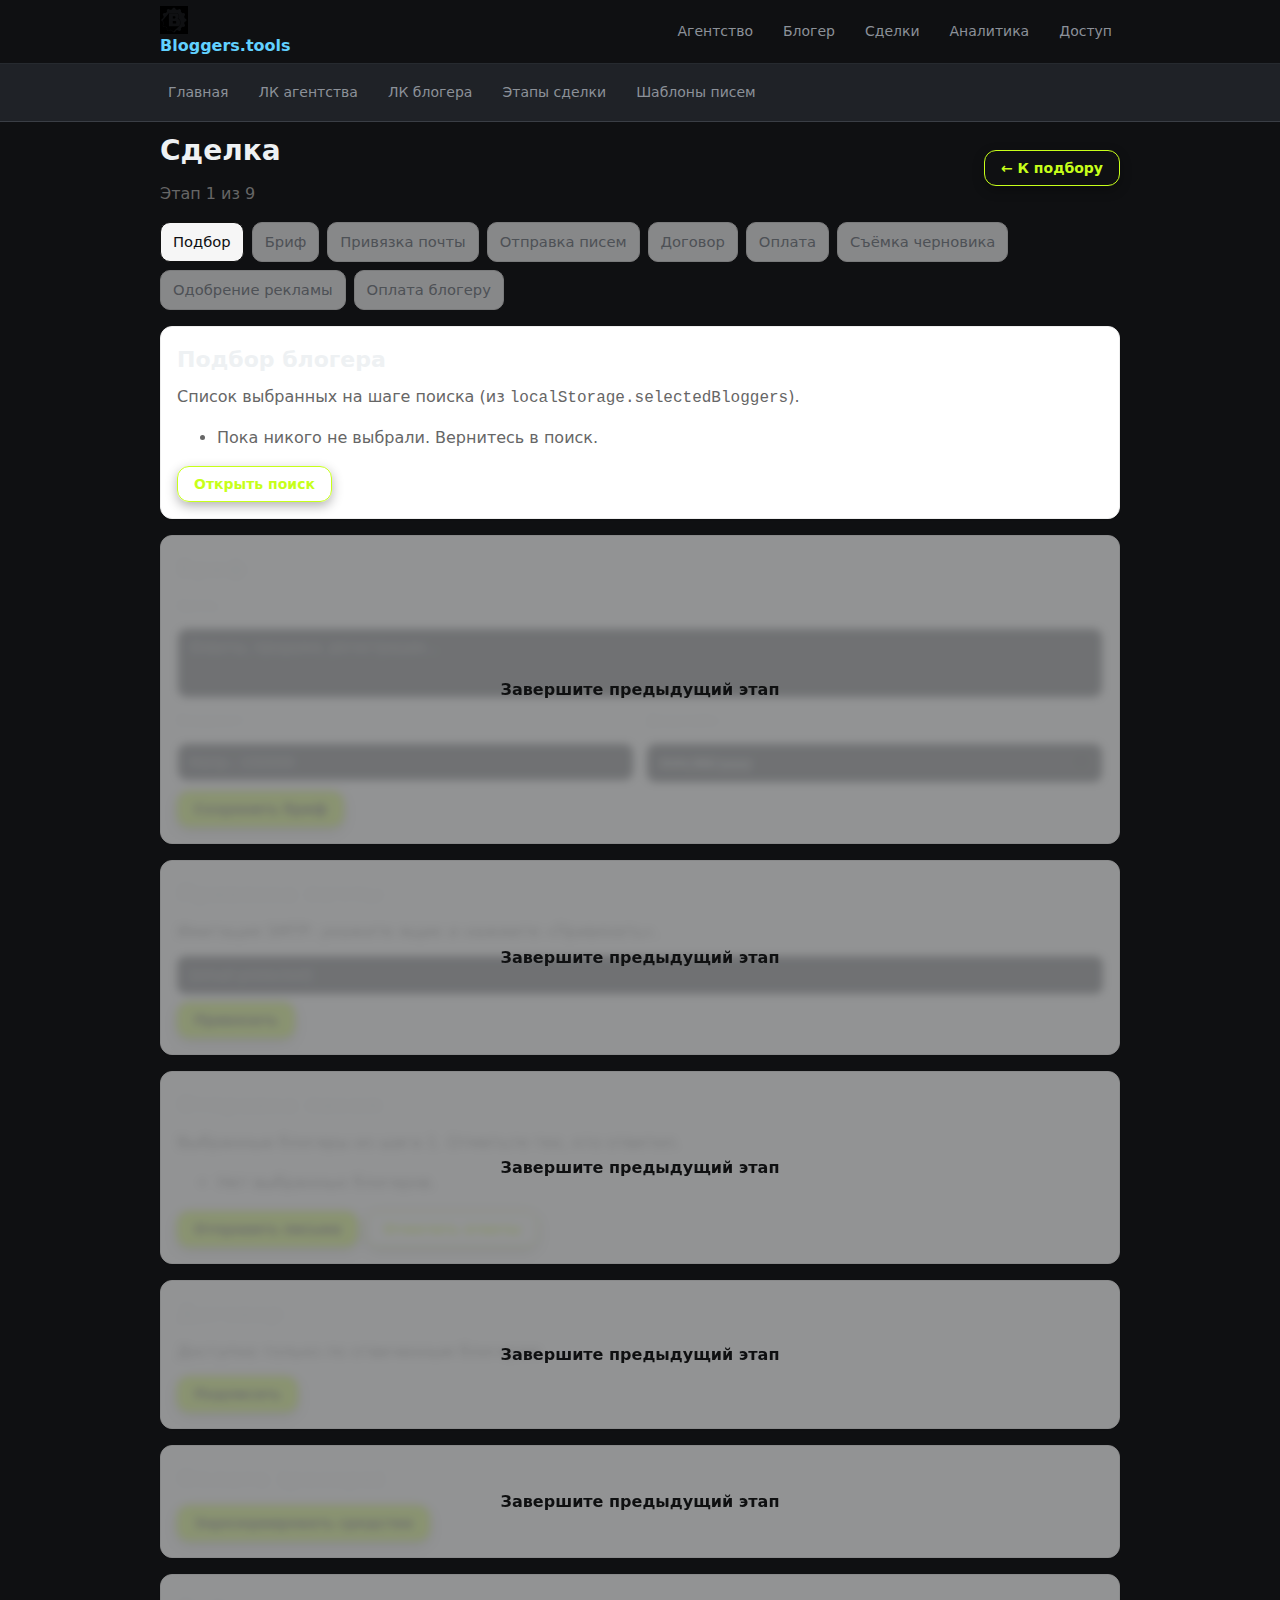
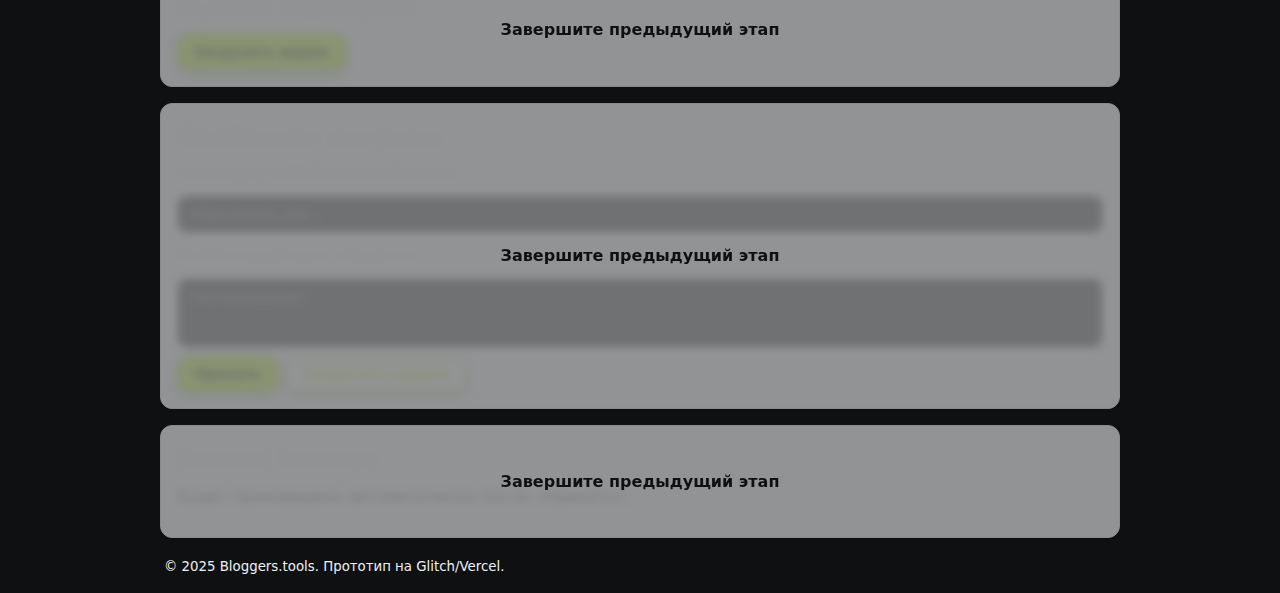
<file: deal.html>
<!doctype html>
<html lang="ru">
<head>
  <meta charset="utf-8" />
  <meta name="viewport" content="width=device-width,initial-scale=1" />
  <title>Сделка — Bloggers.tools</title>

  <link rel="stylesheet" href="css/base.css" />
  <link rel="stylesheet" href="css/layout.css" />
  <script defer src="js/include.js"></script>
  <script defer src="js/app.js"></script>

  <style>
    :root{ --gap:16px; --radius:12px }
    .container{ max-width: 1000px }

    /* Степпер */
    .steps{ display:flex; gap:8px; flex-wrap:wrap; margin:0 0 16px; padding:0 }
    .step{
      position:relative; padding:8px 12px; border:1px solid #e5e5e5; border-radius:10px;
      font-size:.92rem; background:#fff; transition:background .2s, opacity .2s, border-color .2s;
      user-select:none; cursor:default
    }
    .step[data-active="true"]{ border-color:#111; background:#f6f6f6; }
    .step[data-done="true"]{ background:#111; color:#fff; border-color:#111; }
    .step[data-disabled="true"]{ opacity:.5; }

    /* Карточки-этапы */
    .grid{ display:grid; gap:var(--gap); grid-template-columns:1fr }
    .card{ padding:16px; border:1px solid #eee; border-radius:var(--radius); background:#fff; box-shadow:0 1px 2px rgba(0,0,0,.03); transition: opacity .25s }
    .locked{ position:relative; opacity:.55; pointer-events:none; }
    .locked::after{
      content:"Завершите предыдущий этап";
      position:absolute; inset:0; display:flex; align-items:center; justify-content:center;
      background:rgba(255,255,255,.72); color:#111; font-weight:600; border-radius:var(--radius);
    }

    .row{ display:flex; gap:8px; align-items:center; flex-wrap:wrap }
    .form-grid{ display:grid; gap:12px; grid-template-columns:1fr 1fr }
    .form-grid > div{ display:flex; flex-direction:column; gap:6px }
    .form-grid input,.form-grid textarea{ padding:10px 12px; border:1px solid #ddd; border-radius:10px }
    .muted{ color:#666 }
    .btn:disabled{ opacity:.5; pointer-events:none }
  </style>
</head>
<body>
  <div data-include="/components/header.html"></div>
  <div data-include="/components/nav.html"></div>

  <main class="container">
    <header class="row" style="justify-content:space-between; margin:8px 0 16px">
      <div>
        <h1 id="dealTitle">Сделка</h1>
        <div id="dealMeta" class="muted"></div>
      </div>
      <a class="btn btn-secondary" href="agency.html">← К подбору</a>
    </header>

    <!-- Линейка этапов -->
    <div id="steps" class="steps" aria-label="Этапы">
      <div class="step" data-step="1">Подбор</div>
      <div class="step" data-step="2">Бриф</div>
      <div class="step" data-step="3">Привязка почты</div>
      <div class="step" data-step="4">Отправка писем</div>
      <div class="step" data-step="5">Договор</div>
      <div class="step" data-step="6">Оплата</div>
      <div class="step" data-step="7">Съёмка черновика</div>
      <div class="step" data-step="8">Одобрение рекламы</div>
      <div class="step" data-step="9">Оплата блогеру</div>
    </div>

    <section class="grid">
      <!-- 1) Подбор -->
      <article id="stage-1" class="card">
        <h2>Подбор блогера</h2>
        <p class="muted">Список выбранных на шаге поиска (из <code>localStorage.selectedBloggers</code>).</p>
        <ul id="pickedList"></ul>
        <div class="row">
          <a class="btn btn-secondary" href="agency.html">Открыть поиск</a>
        </div>
      </article>

      <!-- 2) Бриф -->
      <article id="stage-2" class="card">
        <h2>Бриф</h2>
        <form id="briefForm">
          <div class="form-grid">
            <div style="grid-column:1/-1">
              <label>Цель</label>
              <textarea id="briefGoal" rows="3" placeholder="Охваты, продажи, регистрации…"></textarea>
            </div>
            <div>
              <label>Бюджет</label>
              <input id="briefBudget" type="number" min="0" step="1" placeholder="Напр.: 150000" />
            </div>
            <div>
              <label>Дедлайн</label>
              <input id="briefDeadline" type="date" />
            </div>
          </div>
          <div class="row" style="margin-top:8px">
            <button class="btn" type="submit">Сохранить бриф</button>
            <span id="briefSaved" class="muted"></span>
          </div>
        </form>
      </article>

      <!-- 3) Привязка почты -->
      <article id="stage-3" class="card">
        <h2>Привязка почты</h2>
        <p class="muted">Имитация SMTP: укажите ящик и нажмите «Привязать».</p>
        <div class="row">
          <input id="emailAccount" type="email" placeholder="[email protected]" />
          <button id="linkEmailBtn" class="btn" type="button">Привязать</button>
          <span id="emailStatus" class="muted"></span>
        </div>
      </article>

      <!-- 4) Отправка писем -->
      <article id="stage-4" class="card">
        <h2>Отправка писем</h2>
        <p class="muted">Выбранные блогеры из шага 1. Отметьте тех, кто ответил.</p>
        <ul id="outreachList"></ul>
        <div class="row">
          <button id="sendOutreachBtn" class="btn" type="button">Отправить письма</button>
          <button id="markRespondBtn" class="btn btn-secondary" type="button">Отметить ответы</button>
          <span id="outreachStatus" class="muted"></span>
        </div>
      </article>

      <!-- 5) Договор -->
      <article id="stage-5" class="card">
        <h2>Договор</h2>
        <p class="muted">Доступно только по отвеченным блогерам.</p>
        <div class="row">
          <button id="signContractBtn" class="btn" type="button">Подписать</button>
          <span id="contractStatus" class="muted"></span>
        </div>
      </article>

      <!-- 6) Оплата -->
      <article id="stage-6" class="card">
        <h2>Оплата (резерв)</h2>
        <div class="row">
          <button id="reserveFundsBtn" class="btn" type="button">Зарезервировать средства</button>
          <span id="paymentStatus" class="muted"></span>
        </div>
      </article>

      <!-- 7) Съёмка черновика -->
      <article id="stage-7" class="card">
        <h2>Съёмка черновика</h2>
        <div class="row">
          <button id="uploadBtn" class="btn" type="button">Загрузить видео</button>
          <input id="uploadInput" type="file" accept="video/*" hidden />
          <span id="shootStatus" class="muted"></span>
        </div>
      </article>

      <!-- 8) Одобрение рекламы -->
      <article id="stage-8" class="card">
        <h2>Одобрение рекламы</h2>
        <div class="form-grid">
          <div style="grid-column:1/-1">
            <label>Ссылка на опубликованный ролик</label>
            <input id="approvalLink" type="url" placeholder="https://youtu.be/..." />
          </div>
          <div style="grid-column:1/-1">
            <label>Комментарий (для «Правки»)</label>
            <textarea id="approvalComment" rows="3" placeholder="Что поправить?"></textarea>
          </div>
        </div>
        <div class="row" style="margin-top:8px">
          <button id="approveBtn" class="btn" type="button">Принять</button>
          <button id="requestFixBtn" class="btn btn-secondary" type="button">Запросить правки</button>
          <span id="approvalStatus" class="muted"></span>
        </div>
      </article>

      <!-- 9) Оплата блогеру -->
      <article id="stage-9" class="card">
        <h2>Оплата блогеру</h2>
        <p id="payoutInfo" class="muted">Будет произведена автоматически после «Принять».</p>
      </article>
    </section>
  </main>

  <div data-include="/components/footer.html"></div>
</body>
</html>
</file>
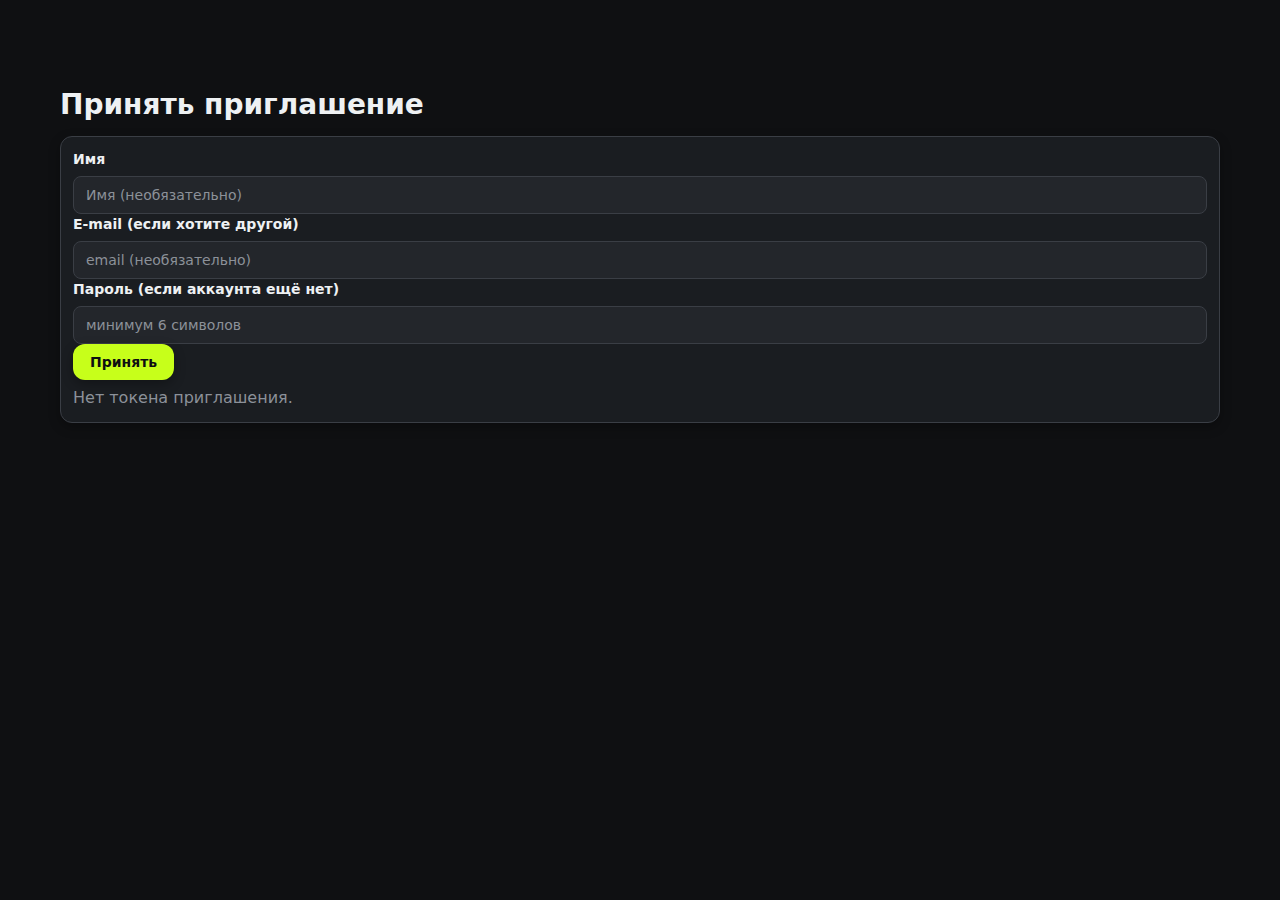
<file: invite.html>
<!doctype html>
<html lang="ru">
<head>
  <meta charset="utf-8">
  <meta name="viewport" content="width=device-width,initial-scale=1">
  <title>Принять приглашение — Bloggers.tools</title>
  <link rel="stylesheet" href="/css/base.css">
  <link rel="stylesheet" href="/css/layout.css">
</head>
<body>
<style>
  /* EMERGENCY FIX FOR HEADER */
  body {
    padding-top: 84px !important;
  }
  
  main.container,
  .deal-main {
    padding-top: 0 !important;
    margin-top: 0 !important;
  }
  
  @media (max-width: 640px) {
    body {
      padding-top: 76px !important;
    }
  }
</style>
  <div data-include="/components/header.html"></div>
  <main class="container">
    <h1>Принять приглашение</h1>
    <section class="card" style="padding:12px">
      <div class="field">
        <label>Имя</label>
        <input id="name" placeholder="Имя (необязательно)">
      </div>
      <div class="field">
        <label>E-mail (если хотите другой)</label>
        <input id="email" type="email" placeholder="email (необязательно)">
      </div>
      <div class="field">
        <label>Пароль (если аккаунта ещё нет)</label>
        <input id="password" type="password" placeholder="минимум 6 символов">
      </div>
      <button id="accept" class="btn">Принять</button>
      <div id="status" class="muted" style="margin-top:6px"></div>
    </section>
  </main>

  <script type="module">
    import { auth } from '/js/auth.js';
    const params = new URLSearchParams(location.search);
    const token = params.get('token');
    if (!token) document.getElementById('status').textContent = 'Нет токена приглашения.';

    accept.onclick = async () => {
      const res = await fetch('/api/invitations/accept', {
        method:'POST', headers:{'Content-Type':'application/json'},
        body: JSON.stringify({ token, name: name.value, email: email.value, password: password.value })
      });
      const data = await res.json();
      if (res.ok){
        auth.accessToken = data.accessToken;
        auth.user = data.user;
        localStorage.setItem('bt.user', JSON.stringify(data.user));
        status.textContent = 'Успех. Перехожу…';
        setTimeout(()=> location.href = '/access.html', 600);
      } else {
        status.textContent = data.error || 'Ошибка';
      }
    };
  </script>
</body>
</html>
</file>
<file: css/base.css>
/* ===================== BRAND TOKENS ===================== */
:root {
  /* Фон/поверхности */
  --bg-body: #0f1012;
  --surface: #1a1d21;
  --surface-1: #1f2227;
  --surface-2: #23262b;
  --surface-3: #2c3036;

  /* Границы */
  --surface-border: #3a3e45;
  --border: #262a2f;
  --border-dark: #262a2f;
  --border-light: #3a3e45;

  /* Текст */
  --text: #eef1f3;
  --text-muted: #8c9199;
  --text-on-surface: #eef1f3;

  /* Брендовые акценты */
  --primary: #c7ff1a;
  --primary-700: #b2ea15;
  --primary-800: #99cf12;
  --primary-ink: #0e0f11;
  --primary-rgb: 199, 255, 26;

  --accent: #9b51ff;
  --accent-700: #8940ff;
  --accent-800: #6f2df9;
  --accent-rgb: 155, 81, 255;

  --success: #4CAF50;
  --warning: #FFC107;
  --error: #F44336;
  --info: #2196F3;

  --link: #61d1ff;

  /* Радиусы/тени/фокус */
  --radius: 12px;
  --radius-sm: 8px;
  --shadow-1: 0 8px 24px rgba(0,0,0,.45);
  --shadow-2: 0 4px 12px rgba(0,0,0,.3);
  --shadow-3: 0 2px 6px rgba(0,0,0,.25);
  --focus: 0 0 0 3px rgba(155,81,255,.35);

  /* Header variables */
  --header-h: 64px;

  /* Дополнительные переменные для согласованности */
  --gap: 16px;
  --transition: all 0.3s ease;
}

@media (max-width: 640px) {
  :root {
    --header-h: 56px;
    --gap: 12px;
  }
}

/* ===================== БАЗА ===================== */
* { box-sizing: border-box; }
html, body { height: 100%; }
body {
  margin: 0;
  background: var(--bg-body);
  color: var(--text);
  font: 16px/1.5 system-ui, -apple-system, Segoe UI, Roboto, Arial, sans-serif;
  -webkit-font-smoothing: antialiased;
  -moz-osx-font-smoothing: grayscale;
}

h1, h2, h3, h4, h5, h6 { 
  color: var(--text); 
  margin: 0 0 .6rem; 
  font-weight: 600;
}
h1 { font-size: clamp(22px, 3vw, 28px); }
h2 { font-size: clamp(18px, 2.4vw, 22px); }
p { margin: .4rem 0 .8rem; }
a { color: var(--link); text-decoration: none; }
a:hover { text-decoration: underline; color: #8bd5ff; }
a:focus-visible { 
  outline: none; 
  box-shadow: var(--focus); 
  border-radius: 6px; 
}

.row { 
  display: flex; 
  gap: var(--gap); 
  align-items: center; 
  flex-wrap: wrap; 
}
.muted { color: var(--text-muted); }
.hidden { display: none !important; }

/* Утилиты для отступов */
.mb-1 { margin-bottom: 8px; }
.mb-2 { margin-bottom: 16px; }
.mb-3 { margin-bottom: 24px; }
.mt-1 { margin-top: 8px; }
.mt-2 { margin-top: 16px; }
.mt-3 { margin-top: 24px; }
.p-1 { padding: 8px; }
.p-2 { padding: 16px; }
.p-3 { padding: 24px; }

/* ===================== КАРТОЧКИ ===================== */
.card {
  background: var(--surface);
  color: var(--text-on-surface);
  border: 1px solid var(--surface-border);
  border-radius: var(--radius);
  box-shadow: var(--shadow-2);
  transition: var(--transition);
}
.card:hover {
  box-shadow: var(--shadow-1);
  transform: translateY(-2px);
}
.card h1, .card h2, .card h3, .card h4, .card h5, .card h6 { color: var(--text); }

/* ===================== КНОПКИ (.btn) ===================== */
.btn, .button {
  display: inline-flex;
  align-items: center;
  justify-content: center;
  gap: 8px;
  padding: 10px 16px;
  border-radius: var(--radius);
  border: 1px solid transparent;
  cursor: pointer;
  background: var(--primary);
  color: var(--primary-ink);
  font-weight: 600;
  transition: var(--transition);
  box-shadow: var(--shadow-2);
  font-family: inherit;
  font-size: 14px;
  text-decoration: none;
  line-height: 1;
}
.btn i, .btn .fa { line-height: 1; font-size: 1em; }
.btn:hover { 
  background: var(--primary-700); 
  transform: translateY(-1px); 
}
.btn:active { 
  background: var(--primary-800); 
  transform: translateY(1px); 
}
.btn:focus-visible { 
  outline: none; 
  box-shadow: var(--focus); 
}
.btn:disabled { 
  opacity: .55; 
  cursor: not-allowed; 
  transform: none !important; 
}
.btn-sm { padding: 6px 10px; border-radius: 10px; font-size: 12px; }
.btn-lg { padding: 12px 18px; font-size: 16px; }

.btn-secondary {
  background: transparent;
  color: var(--primary);
  border: 1px solid var(--primary);
}
.btn-secondary:hover { 
  background: rgba(var(--primary-rgb), .12); 
}
.btn-secondary:active { 
  background: rgba(var(--primary-rgb), .18); 
}

.btn-accent {
  background: var(--accent);
  color: #fff;
  border-color: var(--accent);
}
.btn-accent:hover { 
  background: var(--accent-700); 
  transform: translateY(-1px); 
}
.btn-accent:active { 
  background: var(--accent-800); 
}

.btn-ghost {
  background: transparent;
  border: 1px solid var(--border-light);
  color: var(--text);
}
.btn-ghost:hover { 
  border-color: var(--primary);
  background: rgba(var(--primary-rgb), .08);
}

.btn-danger {
  background: var(--error);
  color: #fff;
  border-color: var(--error);
}
.btn-danger:hover { 
  background: #e33939; 
  transform: translateY(-1px); 
}
.btn-danger:active { 
  background: #d32f2f; 
}

/* ===================== ФОРМЫ ===================== */
input, select, textarea {
  width: 100%;
  padding: 10px 12px;
  border: 1px solid var(--surface-border);
  border-radius: var(--radius-sm);
  background: var(--surface-2);
  color: var(--text);
  font-family: inherit;
  transition: var(--transition);
  font-size: 14px;
}
input::placeholder, select::placeholder, textarea::placeholder { 
  color: var(--text-muted); 
}
input:focus, select:focus, textarea:focus {
  outline: none;
  border-color: var(--accent);
  box-shadow: var(--focus);
  background: var(--surface-3);
}
input[type="checkbox"], input[type="radio"] { 
  accent-color: var(--primary); 
  width: 18px; 
  height: 18px; 
  margin-right: 8px;
}

label {
  display: block;
  margin-bottom: 6px;
  color: var(--text);
  font-weight: 600;
  font-size: 14px;
}

.form-group { margin-bottom: 16px; }

/* ===================== БАДЖИ/ТЕГИ ===================== */
.badge {
  display: inline-block;
  padding: 4px 10px;
  border-radius: 999px;
  border: 1px solid rgba(155, 81, 255, .45);
  background: rgba(155, 81, 255, .15);
  color: #c9b3ff;
  font-size: .82rem;
  font-weight: 600;
  transition: var(--transition);
  line-height: 1;
}
.badge:hover {
  background: rgba(155, 81, 255, .25);
  transform: translateY(-1px);
}

.tag {
  display: inline-flex;
  gap: 6px;
  align-items: center;
  padding: 6px 10px;
  border-radius: 999px;
  background: var(--surface-2);
  color: var(--text);
  border: 1px solid var(--surface-border);
  transition: var(--transition);
  font-size: 14px;
}
.tag:hover {
  background: var(--surface-3);
  border-color: var(--accent);
}

/* ===================== ХЕДЕР/ФУТЕР ===================== */
.site-header {
  position: sticky;
  top: 0;
  z-index: 20;
  background: var(--bg-body);
  border-bottom: 1px solid var(--border);
  height: var(--header-h);
  display: flex;
  align-items: center;
  backdrop-filter: blur(10px);
}
.site-header .container {
  display: flex;
  align-items: center;
  justify-content: space-between;
  gap: 12px;
}
.site-header .brand {
  display: flex;
  align-items: center;
  gap: 10px;
  padding: 0;
  color: #fff;
  text-decoration: none;
}
.site-header .brand:hover { text-decoration: none; }
.site-header .brand img { height: 28px; width: auto; display: block; }
.site-header nav { display: flex; gap: 14px; }
.site-header nav a {
  color: var(--text-muted);
  transition: var(--transition);
  padding: 6px 8px;
  border-radius: 8px;
  font-size: 14px;
}
.site-header nav a:hover,
.site-header nav a:focus-visible { 
  color: #fff; 
  box-shadow: var(--focus); 
}
.site-header nav a[aria-current="page"], 
.site-header nav a.active {
  color: var(--primary);
}

.site-footer {
  border-top: 1px solid var(--border);
  padding: 24px 0;
  color: var(--text-muted);
  background: var(--bg-body);
}
.site-footer .container {
  display: flex;
  justify-content: space-between;
  align-items: center;
  flex-wrap: wrap;
  gap: 16px;
}

/* ===================== HERO ===================== */
.hero {
  display: grid;
  grid-template-columns: 1fr 1fr;
  gap: 28px;
  align-items: center;
  padding: 60px 0;
  text-align: left;
}

.hero .logo {
  width: 72px;
  height: auto;
  display: block;
  margin: 0 auto 8px;
}

.hero .lead {
  color: var(--text-muted);
  font-size: 18px;
  line-height: 1.6;
}

.cta {
  display: grid;
  grid-template-columns: 1fr;
  gap: 14px;
  margin: 20px 0;
}

.btn-large {
  padding: 18px 20px;
  font-size: 18px;
  font-weight: 700;
  text-align: center;
}

.features {
  display: flex;
  gap: 10px;
  margin-top: 16px;
  flex-wrap: wrap;
}

.feature-badge {
  background: var(--surface-2);
  border: 1px solid var(--surface-border);
  border-radius: 12px;
  padding: 8px 12px;
  font-size: 0.9em;
  color: var(--text);
}

.preview-card {
  background: var(--surface);
  border: 1px solid var(--surface-border);
  border-radius: 16px;
  padding: 20px;
  color: var(--text);
  box-shadow: var(--shadow-1);
}

/* Адаптивность для hero */
@media (max-width: 768px) {
  .hero {
    grid-template-columns: 1fr;
    text-align: center;
    gap: 20px;
    padding: 40px 0;
  }

  .features {
    justify-content: center;
  }
}

/* ===================== STEPPER (для deal) ===================== */
.steps {
  display: flex;
  gap: 8px;
  flex-wrap: wrap;
  margin: 0;
  padding: 0;
  list-style: none;
}
.step {
  padding: 8px 12px;
  border: 1px solid var(--surface-border);
  border-radius: 10px;
  background: var(--surface-2);
  color: var(--text-muted);
  user-select: none;
  transition: var(--transition);
  font-size: 14px;
}
.step[data-active="true"] {
  background: var(--primary);
  border-color: var(--primary);
  color: var(--primary-ink);
}
.step[data-done="true"] {
  border-color: var(--accent);
  color: var(--accent);
  background: rgba(155, 81, 255, .1);
}
.step[data-disabled="true"] { opacity: .5; }

/* Блокировка будущих этапов (на карточках) */
.locked {
  position: relative;
  opacity: .6;
  pointer-events: none;
}
.locked::after {
  content: "Завершите предыдущий этап";
  position: absolute;
  inset: 0;
  display: flex;
  align-items: center;
  justify-content: center;
  background: rgba(26, 29, 33, .85);
  color: var(--text);
  font-weight: 700;
  border-radius: var(--radius);
  backdrop-filter: blur(4px);
}

/* ===================== ДОПОЛНИТЕЛЬНЫЕ СТИЛИ ===================== */

/* Контейнер */
.container {
  width: 100%;
  max-width: 1200px;
  margin: 0 auto;
  padding: 0 20px;
}

/* Секции */
.section { padding: 40px 0; }
.section-title {
  font-size: 28px;
  margin-bottom: 30px;
  text-align: center;
  color: var(--text);
}

/* Сетка */
.grid { display: grid; gap: var(--gap); }
.grid-2 { grid-template-columns: repeat(auto-fit, minmax(300px, 1fr)); }
.grid-3 { grid-template-columns: repeat(auto-fit, minmax(250px, 1fr)); }
.grid-4 { grid-template-columns: repeat(auto-fit, minmax(200px, 1fr)); }

/* Уведомления */
.notification {
  padding: 12px 16px;
  border-radius: var(--radius-sm);
  margin-bottom: 16px;
  border-left: 4px solid transparent;
  font-size: 14px;
}

.notification.success {
  background: rgba(76, 175, 80, 0.1);
  border-color: var(--success);
  color: var(--success);
}

.notification.error {
  background: rgba(244, 67, 54, 0.1);
  border-color: var(--error);
  color: var(--error);
}

.notification.warning {
  background: rgba(255, 193, 7, 0.1);
  border-color: var(--warning);
  color: var(--warning);
}

.notification.info {
  background: rgba(33, 150, 243, 0.1);
  border-color: var(--info);
  color: var(--info);
}

/* Таблицы */
.table {
  width: 100%;
  border-collapse: collapse;
  background: var(--surface);
  border-radius: var(--radius);
  overflow: hidden;
  box-shadow: var(--shadow-2);
}
.table th,
.table td {
  padding: 12px 16px;
  text-align: left;
  border-bottom: 1px solid var(--surface-border);
  font-size: 14px;
}
.table th {
  background: var(--surface-2);
  color: var(--text);
  font-weight: 600;
}
.table tr:hover { background: var(--surface-3); }

/* Аватар */
.avatar {
  width: 40px;
  height: 40px;
  border-radius: 50%;
  background: var(--accent);
  display: flex;
  align-items: center;
  justify-content: center;
  color: white;
  font-weight: bold;
}
.avatar-sm { width: 32px; height: 32px; font-size: 14px; }
.avatar-lg { width: 56px; height: 56px; font-size: 20px; }

/* Progress bar */
.progress {
  width: 100%;
  height: 8px;
  background: var(--surface-border);
  border-radius: 4px;
  overflow: hidden;
}
.progress-bar {
  height: 100%;
  background: var(--primary);
  border-radius: 4px;
  transition: width 0.3s ease;
}

/* Модальные окна */
.modal {
  position: fixed;
  top: 0;
  left: 0;
  width: 100%;
  height: 100%;
  background: rgba(15, 16, 18, 0.8);
  display: flex;
  align-items: center;
  justify-content: center;
  z-index: 1000;
  backdrop-filter: blur(5px);
  opacity: 0;
  visibility: hidden;
  transition: all 0.3s ease;
}
.modal.active { opacity: 1; visibility: visible; }
.modal-content {
  background: var(--surface);
  border-radius: var(--radius);
  padding: 24px;
  width: 90%;
  max-width: 500px;
  box-shadow: var(--shadow-1);
  transform: translateY(20px);
  transition: transform 0.3s ease;
}
.modal.active .modal-content { transform: translateY(0); }
.modal-header {
  display: flex; 
  justify-content: space-between; 
  align-items: center; 
  margin-bottom: 20px;
}
.modal-close {
  background: none; 
  border: none; 
  font-size: 24px; 
  color: var(--text-muted); 
  cursor: pointer;
  padding: 0; 
  width: 30px; 
  height: 30px; 
  display: flex; 
  align-items: center; 
  justify-content: center;
}
.modal-close:hover { color: var(--text); }

/* Анимации */
@keyframes fadeIn { from { opacity: 0; } to { opacity: 1; } }
@keyframes slideIn { from { transform: translateY(20px); opacity: 0; } to { transform: translateY(0); opacity: 1; } }
@keyframes pulse { 0% { transform: scale(1); } 50% { transform: scale(1.05); } 100% { transform: scale(1); } }

.fade-in { animation: fadeIn 0.5s ease; }
.slide-in { animation: slideIn 0.5s ease; }
.pulse { animation: pulse 2s infinite; }

/* Адаптивность */
@media (max-width: 768px) {
  .container { padding: 0 16px; }
  .section { padding: 30px 0; }
  .section-title { font-size: 24px; }
  .hero { padding: 30px 0; }
  .table { font-size: 14px; }
  .table th, .table td { padding: 8px 12px; }
}

@media (max-width: 480px) {
  :root { --radius: 8px; --radius-sm: 6px; }
  .btn { padding: 8px 12px; font-size: 13px; }
  .card { border-radius: 8px; }
}

/* ===================== ДОПОЛНИТЕЛЬНЫЕ СТИЛИ ДЛЯ КОМПОНЕНТОВ ===================== */

/* Стили для навигации в хедере */
.site-header .navbar {
  display: flex;
  gap: 14px;
  align-items: center;
  flex-wrap: wrap;
}

.site-header .navbar a {
  color: var(--text-muted);
  text-decoration: none;
  padding: 6px 8px;
  border-radius: 8px;
  transition: var(--transition);
  font-size: 14px;
}

.site-header .navbar a:hover,
.site-header .navbar a:focus-visible {
  color: #fff;
  background: rgba(var(--accent-rgb), .12);
  box-shadow: var(--focus);
}

.site-header .navbar a[aria-current="page"],
.site-header .navbar a.active {
  color: #fff;
  background: rgba(var(--accent-rgb), .18);
  border: 1px solid rgba(var(--accent-rgb), .35);
}

/* Стили для дополнительной навигации */
.sub-navigation {
  background: var(--surface-1);
  border-bottom: 1px solid var(--surface-border);
  padding: 12px 0;
}

.sub-navigation .navbar {
  display: flex;
  gap: 14px;
  align-items: center;
  flex-wrap: wrap;
}

.sub-navigation .navbar a {
  color: var(--text-muted);
  text-decoration: none;
  padding: 6px 8px;
  border-radius: 8px;
  transition: var(--transition);
  font-size: 14px;
}

.sub-navigation .navbar a:hover,
.sub-navigation .navbar a:focus-visible {
  color: #fff;
  background: rgba(var(--accent-rgb), .12);
  box-shadow: var(--focus);
}

.sub-navigation .navbar a[aria-current="page"],
.sub-navigation .navbar a.active {
  color: #fff;
  background: rgba(var(--accent-rgb), .18);
  border: 1px solid rgba(var(--accent-rgb), .35);
}
</file>
<file: css/layout.css>
/* ===================== КОНТЕЙНЕРЫ И СЕТКИ ===================== */
.container {
  width: 100%;
  max-width: 1200px;
  margin: 0 auto;
  padding: 0 20px;
}

.grid {
  display: grid;
  gap: var(--gap);
}

.grid-cols-2 {
  grid-template-columns: repeat(2, 1fr);
}

.grid-cols-3 {
  grid-template-columns: repeat(3, 1fr);
}

.grid-cols-4 {
  grid-template-columns: repeat(4, 1fr);
}

.grid-auto-fit-300 {
  grid-template-columns: repeat(auto-fit, minmax(300px, 1fr));
}

.grid-auto-fit-250 {
  grid-template-columns: repeat(auto-fit, minmax(250px, 1fr));
}

@media (max-width: 920px) {
  .grid-cols-2, .grid-cols-3, .grid-cols-4 {
    grid-template-columns: 1fr;
  }
}

/* Ряд/стек для быстрой раскладки */
.stack {
  display: flex;
  flex-direction: column;
  gap: var(--gap);
}

.row {
  display: flex;
  gap: var(--gap);
  align-items: center;
  flex-wrap: wrap;
}

/* ===================== СПИСКИ ===================== */
.list {
  margin: 0;
  padding: 0;
  list-style: none;
}

.list li {
  padding: 10px 12px;
  border: 1px solid var(--surface-border);
  border-radius: var(--radius-sm);
  background: var(--surface-2);
  color: var(--text);
  transition: var(--transition);
}

.list li:hover {
  background: var(--surface-3);
  border-color: var(--accent);
}

/* ===================== НАВИГАЦИЯ / МЕНЮ ===================== */
.navbar {
  display: flex;
  gap: 14px;
  align-items: center;
  flex-wrap: wrap;
}

.navbar a {
  color: var(--text-muted);
  text-decoration: none;
  padding: 6px 8px;
  border-radius: 8px;
  transition: var(--transition);
  font-size: 14px;
}

.navbar a:hover {
  color: #fff;
  background: rgba(var(--accent-rgb), .12);
}

.navbar .active {
  color: #fff;
  background: rgba(var(--accent-rgb), .18);
  border: 1px solid rgba(var(--accent-rgb), .35);
}

/* ===================== БЛОКИ ДЕЙСТВИЙ ===================== */
.actions {
  display: flex;
  gap: 10px;
  justify-content: center;
  margin: 12px 0;
  flex-wrap: wrap;
}

.links {
  display: flex;
  gap: 12px;
  justify-content: center;
  margin-top: 8px;
  flex-wrap: wrap;
}

.links .link {
  color: var(--link);
  text-decoration: none;
  padding: 6px 8px;
  border-radius: 8px;
  transition: var(--transition);
  font-size: 14px;
}

.links .link:hover {
  color: #8bd5ff;
  background: var(--surface-2);
  border: 1px solid var(--surface-border);
}

/* ===================== КАРТОЧКИ ТАРИФОВ/ПЛАНОВ ===================== */
.pricing {
  display: grid;
  gap: 16px;
  grid-template-columns: repeat(3, 1fr);
}

@media (max-width: 920px) {
  .pricing {
    grid-template-columns: 1fr;
  }
}

.pricing .plan {
  background: var(--surface);
  border: 1px solid var(--surface-border);
  border-radius: 14px;
  padding: 18px;
  color: var(--text);
  box-shadow: var(--shadow-2);
  transition: var(--transition);
  display: flex;
  flex-direction: column;
  gap: 12px;
}

.pricing .plan:hover {
  transform: translateY(-2px);
  box-shadow: var(--shadow-1);
  border-color: var(--accent);
}

.pricing .plan .title {
  font-weight: 700;
  font-size: 1.1rem;
  color: var(--text);
  margin: 0;
}

.pricing .plan .price {
  font-size: 1.6rem;
  font-weight: 800;
  color: var(--primary);
  margin: 0;
}

.pricing .plan .desc {
  color: var(--text-muted);
  line-height: 1.5;
  margin: 0;
}

.pricing .plan .features {
  display: grid;
  gap: 8px;
  margin: 0;
  padding: 0;
  list-style: none;
}

.pricing .plan .features li {
  background: var(--surface-2);
  border: 1px solid var(--surface-border);
  color: var(--text);
  padding: 8px 10px;
  border-radius: 6px;
  font-size: 14px;
}

.pricing .plan .cta {
  margin-top: 8px;
  display: flex;
  gap: 10px;
  flex-wrap: wrap;
}

/* ===================== ХЛЕБНЫЕ КРОШКИ ===================== */
.breadcrumbs {
  display: flex;
  gap: 8px;
  align-items: center;
  color: var(--text-muted);
  flex-wrap: wrap;
  font-size: 14px;
}

.breadcrumbs a {
  color: var(--link);
  text-decoration: none;
  padding: 4px 6px;
  border-radius: 6px;
  transition: var(--transition);
}

.breadcrumbs a:hover {
  color: #8bd5ff;
  background: var(--surface-2);
  border: 1px solid var(--surface-border);
}

.breadcrumbs .sep {
  color: var(--text-muted);
  opacity: .8;
}

/* ===================== УТИЛИТЫ ОТСТУПОВ/ШИРИНЫ ===================== */
.w-full { width: 100%; }

.mt-1 { margin-top: 8px; }
.mt-2 { margin-top: 16px; }
.mt-3 { margin-top: 24px; }

.mb-1 { margin-bottom: 8px; }
.mb-2 { margin-bottom: 16px; }
.mb-3 { margin-bottom: 24px; }

.px-2 { padding-inline: 12px; }
.py-2 { padding-block: 12px; }

/* ===================== ДОП: СЕКЦИИ/БЛОКИ ===================== */
.section {
  padding: 40px 0;
}

.section .section-title {
  margin: 0 0 16px 0;
  font-weight: 800;
  color: var(--text);
  font-size: 28px;
}

/* ===================== ТЕМАТИЧЕСКИЕ И ФОНОВЫЕ ВАРИАЦИИ ===================== */
.surface-1 { background: var(--surface-1) !important; }
.surface-2 { background: var(--surface-2) !important; }
.surface-3 { background: var(--surface-3) !important; }
.border { border: 1px solid var(--surface-border); }

/* ===================== ДОСТУПНОСТЬ/ФОКУС ===================== */
.navbar a:focus-visible,
.links .link:focus-visible,
.breadcrumbs a:focus-visible {
  outline: none;
  box-shadow: var(--focus);
}
</file>
<file: css/deal.css>
/* /css/deal.css */

/* Сайдбар-воронка */
.deal-wrap{ display:grid; grid-template-columns: 260px 1fr; gap:16px }
@media (max-width: 920px){ .deal-wrap{ grid-template-columns: 1fr } }

.deal-sidebar{
  position: sticky;
  top: calc(var(--header-h,64px) + 12px);
  align-self:start;
  padding:12px;
  border:1px solid var(--surface-border);
  background: var(--surface-2);
  border-radius: var(--radius);
}
.steps-vertical{ display:flex; flex-direction:column; gap:8px }
.steps-vertical a{
  padding:10px 12px; border-radius:10px; border:1px solid var(--surface-border);
  color:var(--text-on-surface); background:#fff; text-decoration:none;
}
.steps-vertical a[aria-current="step"]{
  background: var(--primary); border-color:var(--primary); color:var(--primary-ink); font-weight:700;
}
.steps-vertical a[disabled]{ pointer-events:none; opacity:.5 }

/* Верхние табы */
.deal-tabs{ display:flex; gap:8px; flex-wrap:wrap; margin-bottom:12px }
.deal-tabs button{
  padding:8px 12px; border-radius:999px; border:1px solid var(--border);
  background: transparent; color:#c9cdd4; cursor:pointer;
}
.deal-tabs button.is-active{ background:var(--primary); border-color:var(--primary); color:var(--primary-ink) }

/* Хост шага */
#stepHost.card{ padding:16px; }

/* Список карточек */
.cards-list{ list-style:none; margin:0; padding:0; display:grid; gap:12px;
  grid-template-columns: repeat(auto-fill,minmax(280px,1fr)); }

/* Карточка из cards.js */
.card-blogger{
  background:#fff; border:1px solid var(--surface-border); border-radius:14px; padding:12px; color:#0e0f11;
  display:grid; grid-template-columns:56px 1fr; gap:12px;
}
.card-blogger .avatar{ width:56px; height:56px; border-radius:50%; background:#eee; display:block }
.card-blogger .name{ font-weight:700 }
.card-blogger .meta{ color:#5b5f66; font-size:.9rem }
.card-blogger .actions{ display:flex; gap:8px; flex-wrap:wrap; margin-top:6px }
.card-blogger .note{ margin-top:8px }

/* Карточка из filters.js (на случай фолбэка) */
.blogger-card{
  background:#fff; border:1px solid var(--surface-border); border-radius:14px; padding:12px; color:#0e0f11;
}
.blogger-card .blogger-name{ font-weight:700; color:#0e0f11 }
.blogger-card .blogger-stats{ color:#5b5f66; font-size:.9rem; margin-top:2px }
.blogger-card .blogger-price{ color:#0e0f11; margin-top:2px }
.blogger-card.selected{ outline:2px solid var(--primary); outline-offset:2px }

/* Нижняя панель */
.deal-footer{ margin-top:12px }

/* ========= Фильтр-бар в стиле Hypetrain ========= */
.filterbar{
  display:flex; flex-wrap:wrap; gap:8px; margin:8px 0 10px;
}
.filterbar .chip{
  display:flex; align-items:center; gap:6px;
  padding:8px 10px; border:1px solid var(--surface-border);
  border-radius:999px; background:#fff; color:#121417;
}
.filterbar .chip label{ font-weight:600; font-size:.92rem; color:#121417 }
.filterbar .chip input, .filterbar .chip select{
  border:1px solid #e5e7eb; border-radius:8px; padding:6px 8px; background:#fff; color:#121417;
}

/* Активные чипы (с крестиком) */
.chips{ display:flex; flex-wrap:wrap; gap:8px; margin:6px 0 10px }
.chips .tag{
  display:inline-flex; align-items:center; gap:6px; padding:6px 10px;
  background: #f1f3f5; color:#111; border-radius:999px; border:1px solid #e5e7eb;
}
.chips .tag button{
  border:none; background:transparent; cursor:pointer; color:#666; padding:0 2px;
}

/* Тумблеры */
.switch{ display:inline-flex; align-items:center; gap:6px }
.switch > input{ transform: translateY(1px) }
/* blogger-card как грид-айтем */
.cards-list blogger-card { display:block; }
</file>
<file: css/content-feed.css>
/* File: css/content-feed.css */

.content-feed .cf-h3 {
  margin: 0 0 12px 0;
  color: var(--text);
  font-size: 1.25rem;
  font-weight: 700;
}

.content-feed .cf-toolbar {
  display: flex;
  flex-wrap: wrap;
  gap: 10px;
  background: var(--surface-2);
  border: 1px solid var(--border);
  border-radius: 12px;
  padding: 12px;
  margin-bottom: 14px;
}

.content-feed .cf-field {
  display: flex;
  align-items: center;
  gap: 8px;
}

.content-feed .cf-label {
  font-size: 14px;
  font-weight: 600;
  color: var(--text);
  white-space: nowrap;
}

.content-feed .cf-select,
.content-feed .cf-input {
  border: 1px solid var(--border);
  border-radius: 8px;
  background: var(--surface);
  color: var(--text);
  padding: 8px 10px;
  font-size: 14px;
  min-width: 160px;
}

.content-feed .cf-search .cf-input {
  min-width: 260px;
}

.content-feed .cf-grid {
  display: grid;
  grid-template-columns: repeat(auto-fill, minmax(180px, 1fr));
  gap: 12px;
}

@media (max-width: 520px) {
  .content-feed .cf-grid {
    grid-template-columns: repeat(auto-fill, minmax(140px, 1fr));
  }
}

.content-feed .cf-card {
  background: var(--surface);
  border: 1px solid var(--border);
  border-radius: 12px;
  overflow: hidden;
  box-shadow: var(--shadow-2);
  transition: transform .2s ease, box-shadow .2s ease, border-color .2s ease;
  outline: none;
}
.content-feed .cf-card:hover,
.content-feed .cf-card:focus {
  transform: translateY(-2px);
  box-shadow: var(--shadow-1);
  border-color: var(--primary);
}

.content-feed .cf-thumb {
  position: relative;
  display: block;
  aspect-ratio: 16 / 9;
  background: var(--surface-2);
  overflow: hidden;
}

.content-feed .cf-img {
  width: 100%;
  height: 100%;
  object-fit: cover;
  display: block;
}

.content-feed .cf-badge {
  position: absolute;
  top: 8px;
  left: 8px;
  background: color-mix(in srgb, var(--primary) 14%, transparent);
  color: var(--text);
  border: 1px solid var(--border);
  backdrop-filter: blur(4px);
  padding: 2px 8px;
  border-radius: 999px;
  font-size: 12px;
  font-weight: 600;
}

.content-feed .cf-duration {
  position: absolute;
  bottom: 8px;
  right: 8px;
  background: rgba(0,0,0,.55);
  color: #fff;
  padding: 2px 6px;
  border-radius: 6px;
  font-size: 12px;
  display: inline-flex;
  align-items: center;
  gap: 6px;
}

.content-feed .cf-body {
  padding: 10px;
}

.content-feed .cf-title {
  font-size: 14px;
  font-weight: 600;
  color: var(--text);
  line-height: 1.3;
  max-height: 2.6em;     /* две строки */
  overflow: hidden;
  display: -webkit-box;
  -webkit-line-clamp: 2;
  -webkit-box-orient: vertical;
}

.content-feed .cf-meta {
  display: flex;
  flex-wrap: wrap;
  gap: 10px;
  font-size: 12px;
  color: var(--text-muted);
  margin-top: 6px;
}

.content-feed .cf-meta-item {
  display: inline-flex;
  align-items: center;
  gap: 6px;
}

.content-feed .cf-empty {
  margin: 14px 0;
  padding: 14px;
  background: var(--surface-2);
  border: 1px dashed var(--border);
  border-radius: 10px;
  color: var(--text-muted);
  text-align: center;
}

.content-feed .cf-actions {
  display: flex;
  justify-content: center;
  margin-top: 12px;
}

.content-feed .btn {
  padding: 8px 14px;
  border-radius: 8px;
  background: var(--primary);
  color: #fff;
  border: 1px solid var(--primary);
  cursor: pointer;
  font-weight: 600;
}
.content-feed .btn:hover {
  filter: brightness(0.95);
}

/* Цветовые нюансы по типам (необязательно, но приятно) */
.content-feed .cf-card.type-video .cf-badge { background: color-mix(in srgb, #1e88e5 18%, transparent); }
.content-feed .cf-card.type-shorts .cf-badge,
.content-feed .cf-card.type-short .cf-badge { background: color-mix(in srgb, #ef5350 18%, transparent); }
.content-feed .cf-card.type-reels .cf-badge { background: color-mix(in srgb, #ab47bc 18%, transparent); }
.content-feed .cf-card.type-stories .cf-badge,
.content-feed .cf-card.type-story .cf-badge { background: color-mix(in srgb, #26a69a 18%, transparent); }
.content-feed .cf-card.type-live .cf-badge { background: color-mix(in srgb, #43a047 18%, transparent); }
.content-feed .cf-card.type-photo .cf-badge,
.content-feed .cf-card.type-image .cf-badge { background: color-mix(in srgb, #8d6e63 18%, transparent); }
.content-feed .cf-card.type-post .cf-badge { background: color-mix(in srgb, #5c6bc0 18%, transparent); }
</file>
